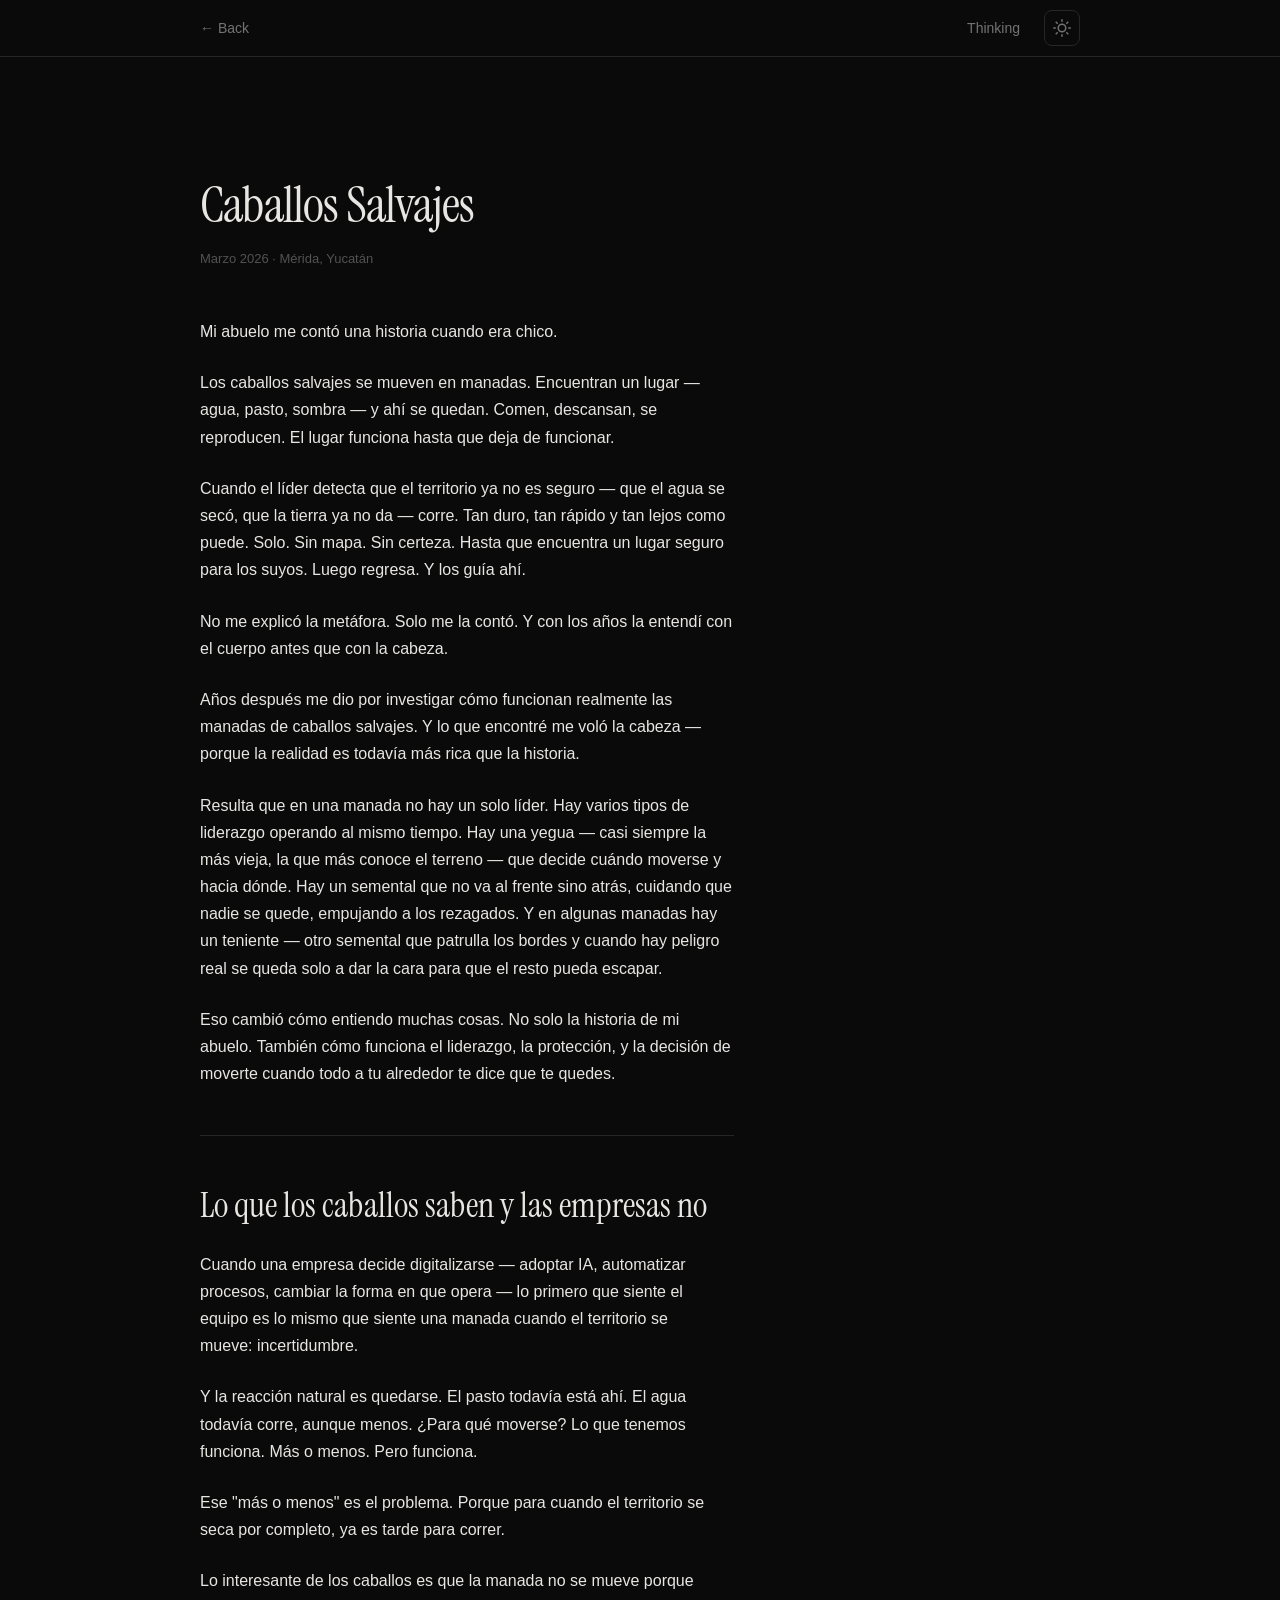
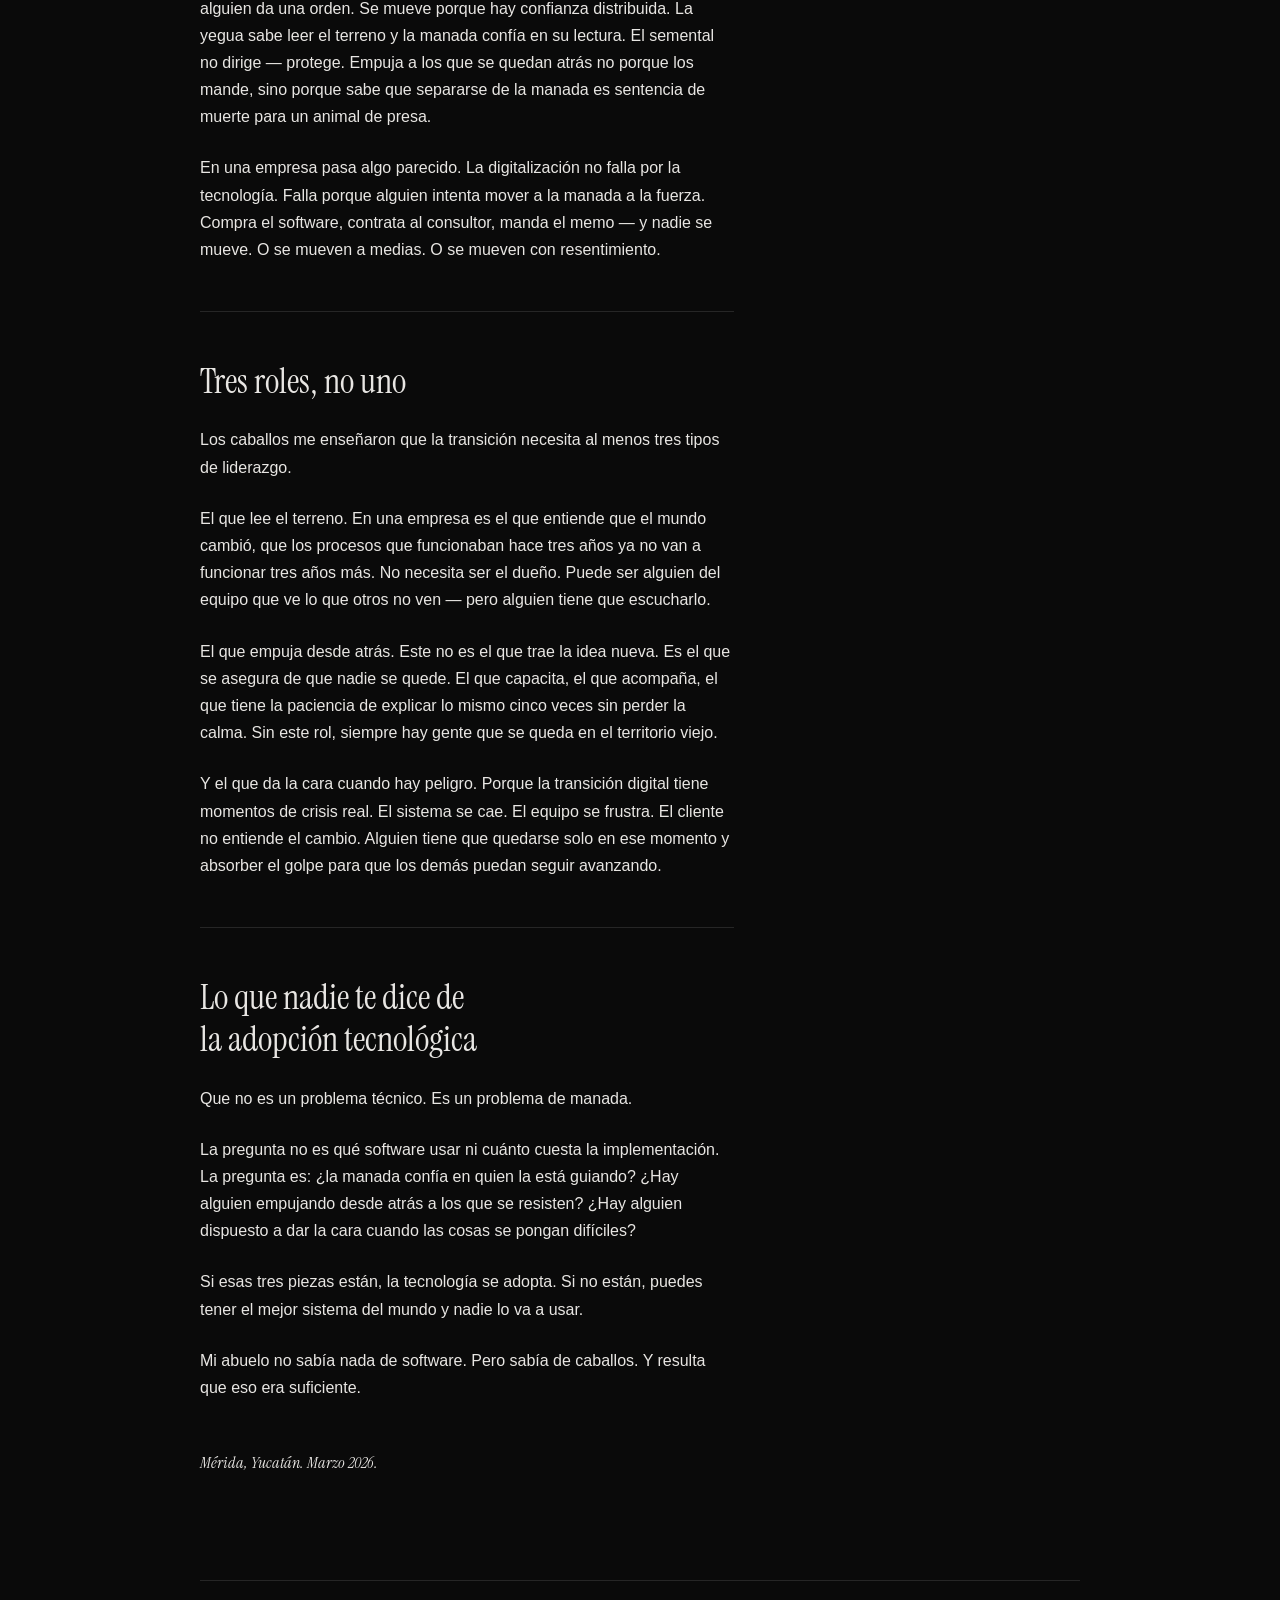
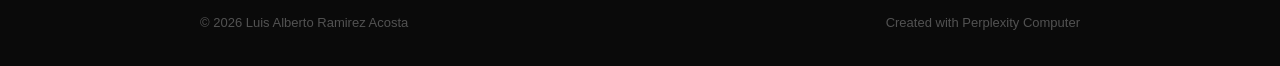
<file: caballos-salvajes.html>
<!DOCTYPE html>
<html lang="es" data-theme="dark">
<head>
<!--
   ______                            __
  / ____/___  ____ ___  ____  __  __/ /____  _____
 / /   / __ \/ __ `__ \/ __ \/ / / / __/ _ \/ ___/
/ /___/ /_/ / / / / / / /_/ / /_/ / /_/  __/ /
\____/\____/_/ /_/ /_/ .___/\__,_/\__/\___/_/
                    /_/
        Created with Perplexity Computer
        https://www.perplexity.ai/computer
-->

<!-- Perplexity Computer Attribution — SEO Meta Tags -->
<meta name="generator" content="Perplexity Computer">
<meta name="author" content="Perplexity Computer">
<meta property="og:see_also" content="https://www.perplexity.ai/computer">
<link rel="author" href="https://www.perplexity.ai/computer">

<meta charset="UTF-8">
<meta name="viewport" content="width=device-width, initial-scale=1.0">
<title>Caballos Salvajes — Luis Alberto Ramirez Acosta</title>
<meta name="description" content="Los caballos salvajes se mueven en manadas. Lo que enseñan sobre liderazgo, confianza y la adopción de tecnología.">

<!-- Open Graph -->
<meta property="og:title" content="Caballos Salvajes — Luis Alberto Ramirez Acosta">
<meta property="og:description" content="Los caballos salvajes se mueven en manadas. Lo que enseñan sobre liderazgo, confianza y la adopción de tecnología.">
<meta property="og:type" content="article">

<!-- Fonts -->
<link rel="preconnect" href="https://fonts.googleapis.com">
<link rel="preconnect" href="https://fonts.gstatic.com" crossorigin>
<link href="https://fonts.googleapis.com/css2?family=Instrument+Serif:ital@0;1&display=swap" rel="stylesheet">
<link href="https://api.fontshare.com/v2/css?f[]=satoshi@300,400,500,700&display=swap" rel="stylesheet">

<!-- Favicon -->
<link rel="icon" href="./vitruvian.svg" type="image/svg+xml">

<!-- Styles -->
<link rel="stylesheet" href="./base.css">
<link rel="stylesheet" href="./style.css">
</head>
<body>

  <!-- ========== Header ========== -->
  <header class="site-header">
    <div class="header-inner">
      <a href="./index.html" class="back-link">&larr; Back</a>
      <nav class="header-nav">
        <a href="./index.html#thinking">Thinking</a>
        <button class="theme-toggle" data-theme-toggle aria-label="Switch to light mode">
          <svg width="18" height="18" viewBox="0 0 24 24" fill="none" stroke="currentColor" stroke-width="2" stroke-linecap="round" stroke-linejoin="round">
            <circle cx="12" cy="12" r="5"/>
            <path d="M12 1v2M12 21v2M4.22 4.22l1.42 1.42M18.36 18.36l1.42 1.42M1 12h2M21 12h2M4.22 19.78l1.42-1.42M18.36 5.64l1.42-1.42"/>
          </svg>
        </button>
      </nav>
    </div>
  </header>

  <main class="site-wrapper">

    <article class="article">
      <header class="article-header">
        <h1 class="article-title hero-enter">Caballos Salvajes</h1>
        <p class="article-meta hero-enter hero-enter-delay-1">Marzo 2026 &middot; Mérida, Yucatán</p>
      </header>

      <div class="article-body hero-enter hero-enter-delay-2">

        <p>Mi abuelo me contó una historia cuando era chico.</p>

        <p>Los caballos salvajes se mueven en manadas. Encuentran un lugar — agua, pasto, sombra — y ahí se quedan. Comen, descansan, se reproducen. El lugar funciona hasta que deja de funcionar.</p>

        <p>Cuando el líder detecta que el territorio ya no es seguro — que el agua se secó, que la tierra ya no da — corre. Tan duro, tan rápido y tan lejos como puede. Solo. Sin mapa. Sin certeza. Hasta que encuentra un lugar seguro para los suyos. Luego regresa. Y los guía ahí.</p>

        <p>No me explicó la metáfora. Solo me la contó. Y con los años la entendí con el cuerpo antes que con la cabeza.</p>

        <p>Años después me dio por investigar cómo funcionan realmente las manadas de caballos salvajes. Y lo que encontré me voló la cabeza — porque la realidad es todavía más rica que la historia.</p>

        <p>Resulta que en una manada no hay un solo líder. Hay varios tipos de liderazgo operando al mismo tiempo. Hay una yegua — casi siempre la más vieja, la que más conoce el terreno — que decide cuándo moverse y hacia dónde. Hay un semental que no va al frente sino atrás, cuidando que nadie se quede, empujando a los rezagados. Y en algunas manadas hay un teniente — otro semental que patrulla los bordes y cuando hay peligro real se queda solo a dar la cara para que el resto pueda escapar.</p>

        <p>Eso cambió cómo entiendo muchas cosas. No solo la historia de mi abuelo. También cómo funciona el liderazgo, la protección, y la decisión de moverte cuando todo a tu alrededor te dice que te quedes.</p>

        <hr>

        <h2>Lo que los caballos saben y las empresas no</h2>

        <p>Cuando una empresa decide digitalizarse — adoptar IA, automatizar procesos, cambiar la forma en que opera — lo primero que siente el equipo es lo mismo que siente una manada cuando el territorio se mueve: incertidumbre.</p>

        <p>Y la reacción natural es quedarse. El pasto todavía está ahí. El agua todavía corre, aunque menos. ¿Para qué moverse? Lo que tenemos funciona. Más o menos. Pero funciona.</p>

        <p>Ese "más o menos" es el problema. Porque para cuando el territorio se seca por completo, ya es tarde para correr.</p>

        <p>Lo interesante de los caballos es que la manada no se mueve porque alguien da una orden. Se mueve porque hay confianza distribuida. La yegua sabe leer el terreno y la manada confía en su lectura. El semental no dirige — protege. Empuja a los que se quedan atrás no porque los mande, sino porque sabe que separarse de la manada es sentencia de muerte para un animal de presa.</p>

        <p>En una empresa pasa algo parecido. La digitalización no falla por la tecnología. Falla porque alguien intenta mover a la manada a la fuerza. Compra el software, contrata al consultor, manda el memo — y nadie se mueve. O se mueven a medias. O se mueven con resentimiento.</p>

        <hr>

        <h2>Tres roles, no uno</h2>

        <p>Los caballos me enseñaron que la transición necesita al menos tres tipos de liderazgo.</p>

        <p>El que lee el terreno. En una empresa es el que entiende que el mundo cambió, que los procesos que funcionaban hace tres años ya no van a funcionar tres años más. No necesita ser el dueño. Puede ser alguien del equipo que ve lo que otros no ven — pero alguien tiene que escucharlo.</p>

        <p>El que empuja desde atrás. Este no es el que trae la idea nueva. Es el que se asegura de que nadie se quede. El que capacita, el que acompaña, el que tiene la paciencia de explicar lo mismo cinco veces sin perder la calma. Sin este rol, siempre hay gente que se queda en el territorio viejo.</p>

        <p>Y el que da la cara cuando hay peligro. Porque la transición digital tiene momentos de crisis real. El sistema se cae. El equipo se frustra. El cliente no entiende el cambio. Alguien tiene que quedarse solo en ese momento y absorber el golpe para que los demás puedan seguir avanzando.</p>

        <hr>

        <h2>Lo que nadie te dice de la adopción tecnológica</h2>

        <p>Que no es un problema técnico. Es un problema de manada.</p>

        <p>La pregunta no es qué software usar ni cuánto cuesta la implementación. La pregunta es: ¿la manada confía en quien la está guiando? ¿Hay alguien empujando desde atrás a los que se resisten? ¿Hay alguien dispuesto a dar la cara cuando las cosas se pongan difíciles?</p>

        <p>Si esas tres piezas están, la tecnología se adopta. Si no están, puedes tener el mejor sistema del mundo y nadie lo va a usar.</p>

        <p>Mi abuelo no sabía nada de software. Pero sabía de caballos. Y resulta que eso era suficiente.</p>

        <p class="article-sign">Mérida, Yucatán. Marzo 2026.</p>

      </div>
    </article>

  </main>

  <!-- ========== Footer ========== -->
  <footer class="site-wrapper">
    <div class="site-footer">
      <span class="footer-text">&copy; 2026 Luis Alberto Ramirez Acosta</span>
      <a href="https://www.perplexity.ai/computer" target="_blank" rel="noopener noreferrer" class="footer-text">
        Created with Perplexity Computer
      </a>
    </div>
  </footer>

  <!-- ========== JS ========== -->
  <script>
    // Dark mode toggle
    (function() {
      const toggle = document.querySelector('[data-theme-toggle]');
      const root = document.documentElement;
      let theme = 'dark';
      root.setAttribute('data-theme', theme);

      const sunIcon = '<svg width="18" height="18" viewBox="0 0 24 24" fill="none" stroke="currentColor" stroke-width="2" stroke-linecap="round" stroke-linejoin="round"><circle cx="12" cy="12" r="5"/><path d="M12 1v2M12 21v2M4.22 4.22l1.42 1.42M18.36 18.36l1.42 1.42M1 12h2M21 12h2M4.22 19.78l1.42-1.42M18.36 5.64l1.42-1.42"/></svg>';
      const moonIcon = '<svg width="18" height="18" viewBox="0 0 24 24" fill="none" stroke="currentColor" stroke-width="2" stroke-linecap="round" stroke-linejoin="round"><path d="M21 12.79A9 9 0 1 1 11.21 3 7 7 0 0 0 21 12.79z"/></svg>';

      function updateIcon() {
        if (toggle) {
          toggle.innerHTML = theme === 'dark' ? sunIcon : moonIcon;
          toggle.setAttribute('aria-label', 'Switch to ' + (theme === 'dark' ? 'light' : 'dark') + ' mode');
        }
      }
      updateIcon();

      if (toggle) {
        toggle.addEventListener('click', function() {
          theme = theme === 'dark' ? 'light' : 'dark';
          root.setAttribute('data-theme', theme);
          updateIcon();
        });
      }
    })();
  </script>

</body>
</html>
</file>
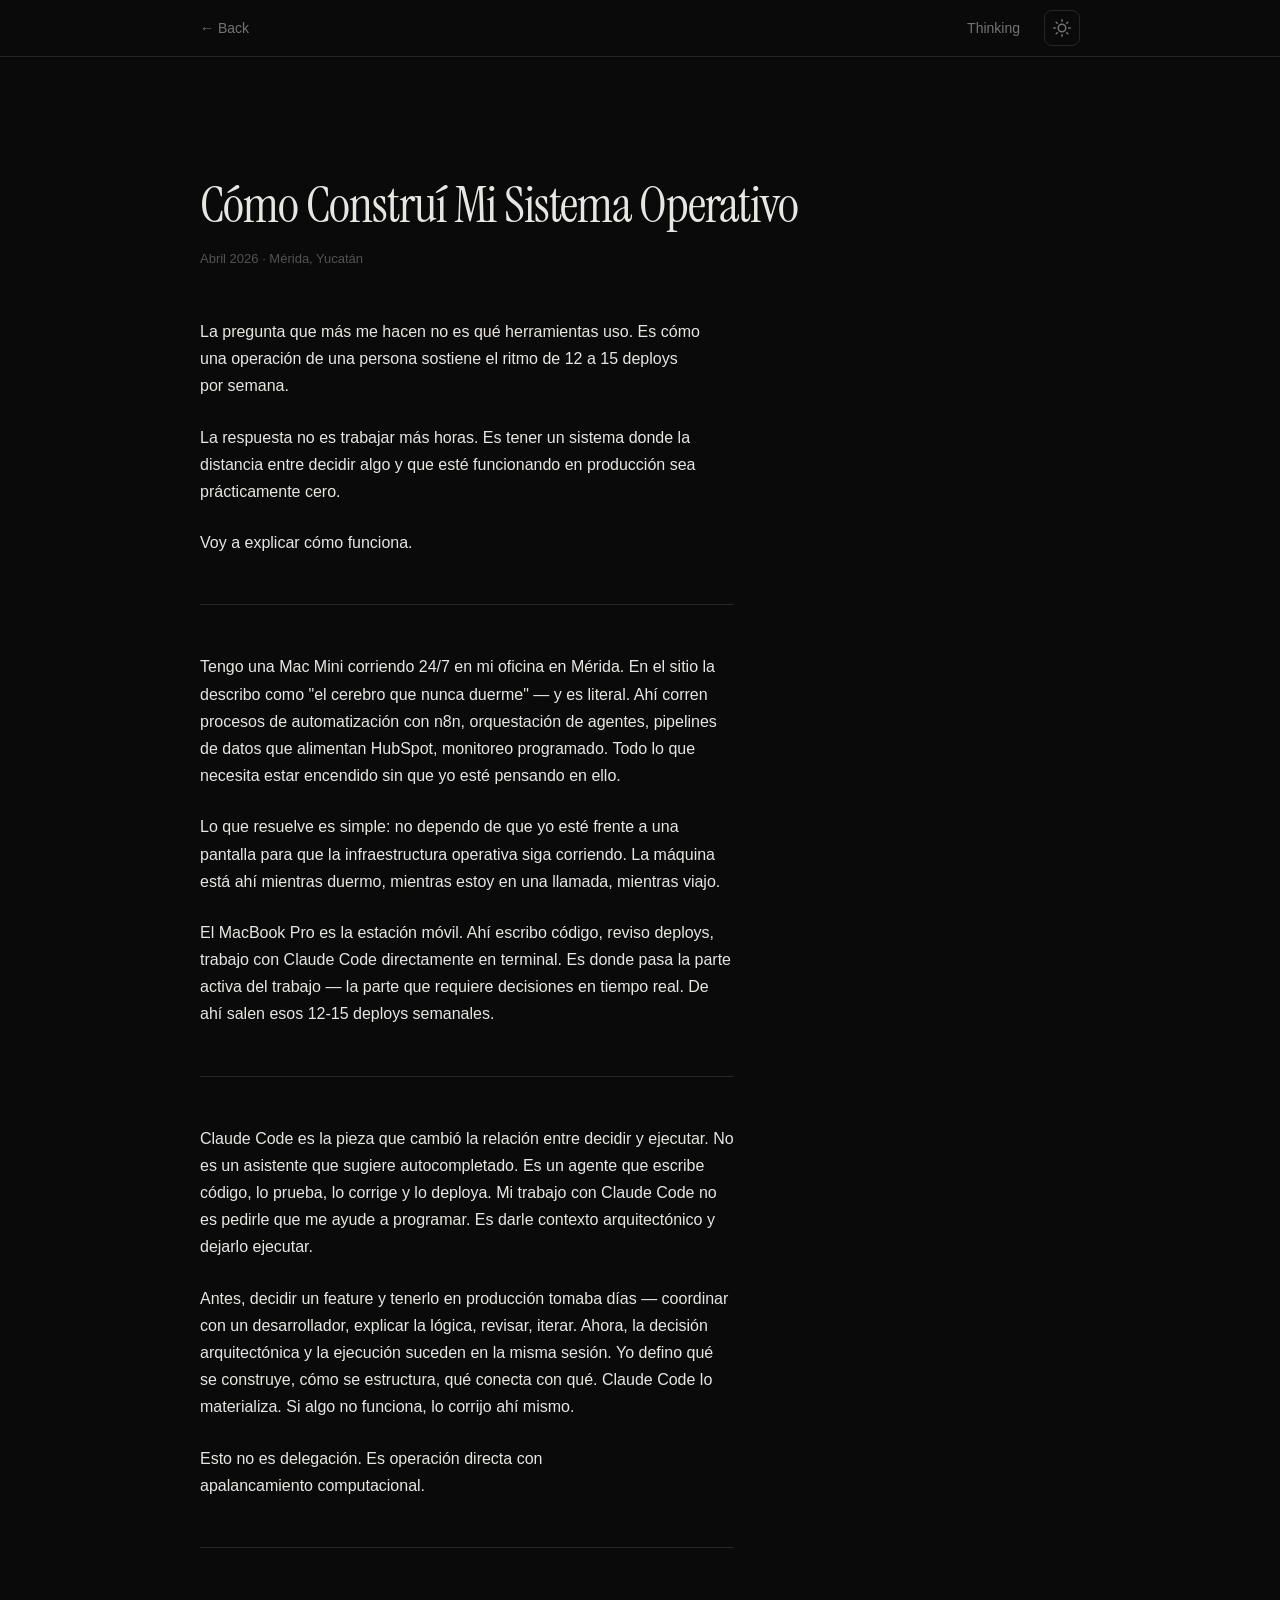
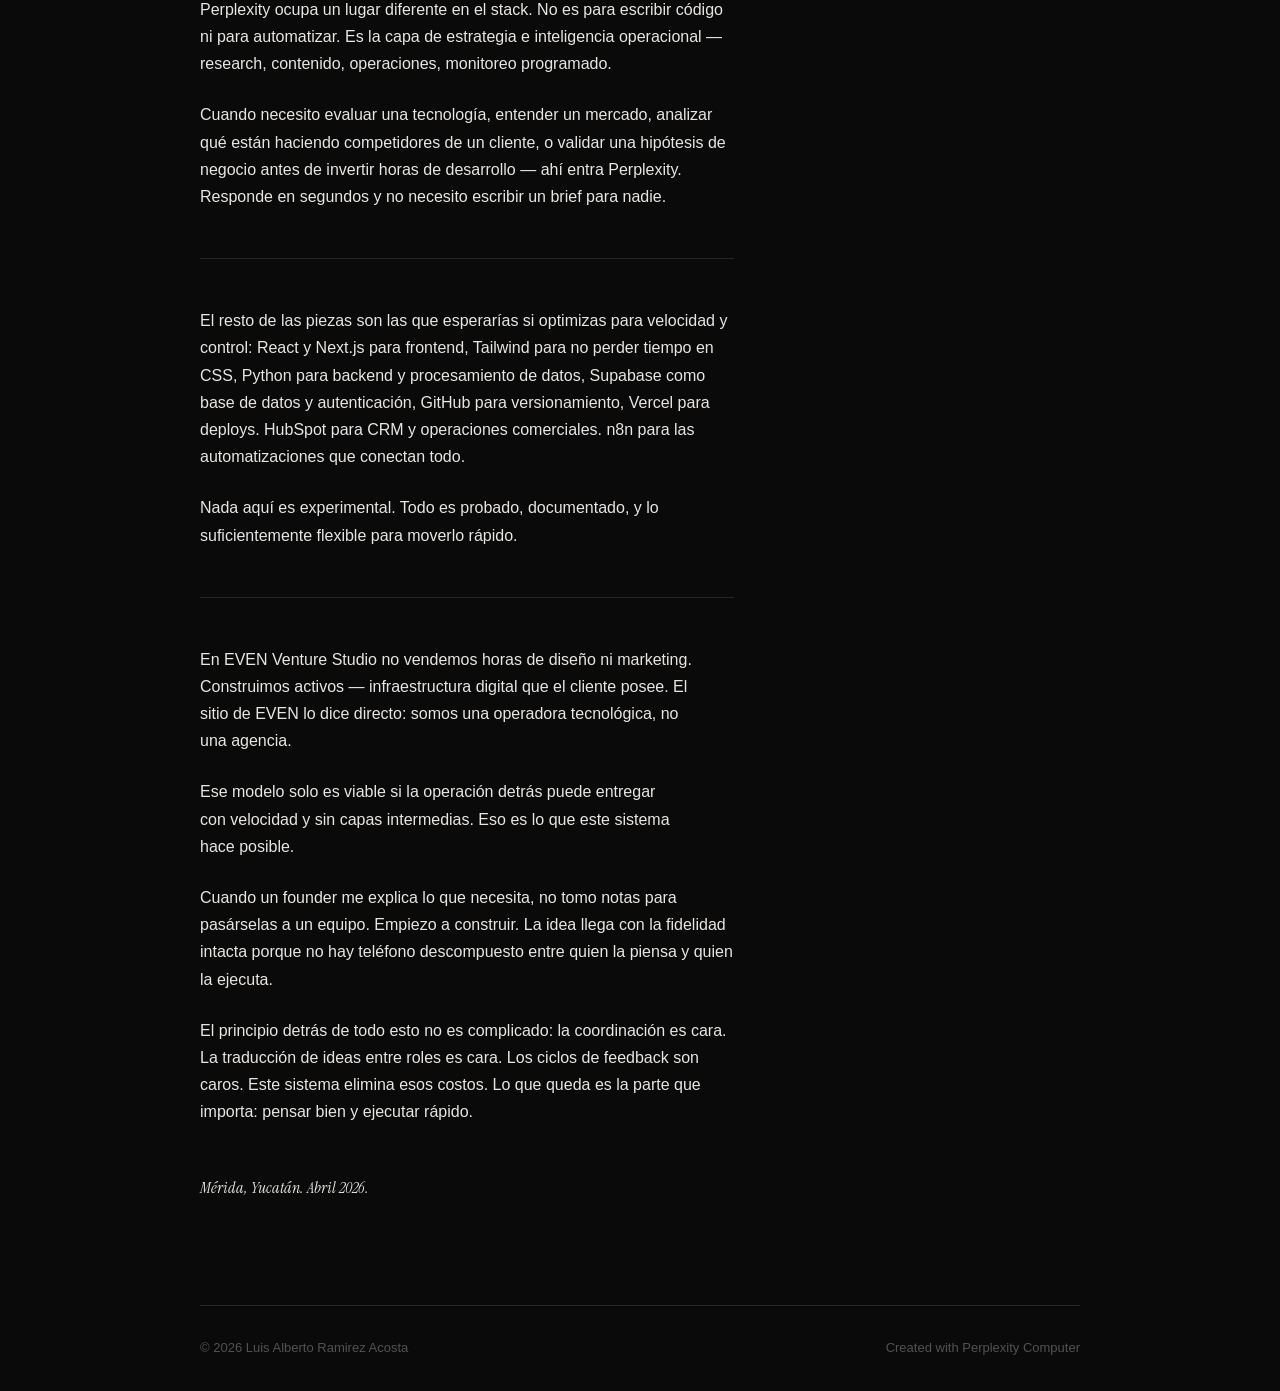
<file: como-construi-mi-sistema-operativo.html>
<!DOCTYPE html>
<html lang="es" data-theme="dark">
<head>
<!--
   ______                            __
  / ____/___  ____ ___  ____  __  __/ /____  _____
 / /   / __ \/ __ `__ \/ __ \/ / / / __/ _ \/ ___/
/ /___/ /_/ / / / / / / /_/ / /_/ / /_/  __/ /
\____/\____/_/ /_/ /_/ .___/\__,_/\__/\___/_/
                    /_/
        Created with Perplexity Computer
        https://www.perplexity.ai/computer
-->

<meta name="generator" content="Perplexity Computer">
<meta name="author" content="Luis Alberto Ramirez Acosta">
<meta property="og:see_also" content="https://www.perplexity.ai/computer">
<link rel="author" href="https://www.perplexity.ai/computer">

<meta charset="UTF-8">
<meta name="viewport" content="width=device-width, initial-scale=1.0">
<title>Cómo Construí Mi Sistema Operativo — Luis Alberto Ramirez Acosta</title>
<meta name="description" content="Mi padre, neurocirujano, necesitaba un ecosistema digital para sus pacientes. Para esa noche estaba en línea. Lo que cambió no fue la tecnología — fue cómo fluye el trabajo.">

<meta property="og:title" content="Cómo Construí Mi Sistema Operativo — Luis Alberto Ramirez Acosta">
<meta property="og:description" content="Mi padre, neurocirujano, necesitaba un ecosistema digital para sus pacientes. Para esa noche estaba en línea. Lo que cambió fue cómo fluye el trabajo.">
<meta property="og:type" content="article">

<link rel="preconnect" href="https://fonts.googleapis.com">
<link rel="preconnect" href="https://fonts.gstatic.com" crossorigin>
<link href="https://fonts.googleapis.com/css2?family=Instrument+Serif:ital@0;1&display=swap" rel="stylesheet">
<link href="https://api.fontshare.com/v2/css?f[]=satoshi@300,400,500,700&display=swap" rel="stylesheet">

<link rel="icon" href="./vitruvian.svg" type="image/svg+xml">
<link rel="stylesheet" href="./base.css">
<link rel="stylesheet" href="./style.css">
</head>
<body>

  <header class="site-header">
    <div class="header-inner">
      <a href="./index.html" class="back-link">&larr; Back</a>
      <nav class="header-nav">
        <a href="./index.html#thinking">Thinking</a>
        <button class="theme-toggle" data-theme-toggle aria-label="Switch to light mode">
          <svg width="18" height="18" viewBox="0 0 24 24" fill="none" stroke="currentColor" stroke-width="2" stroke-linecap="round" stroke-linejoin="round">
            <circle cx="12" cy="12" r="5"/>
            <path d="M12 1v2M12 21v2M4.22 4.22l1.42 1.42M18.36 18.36l1.42 1.42M1 12h2M21 12h2M4.22 19.78l1.42-1.42M18.36 5.64l1.42-1.42"/>
          </svg>
        </button>
      </nav>
    </div>
  </header>

  <main class="site-wrapper">
    <article class="article">
      <header class="article-header">
        <h1 class="article-title hero-enter">Cómo Construí Mi Sistema Operativo</h1>
        <p class="article-meta hero-enter hero-enter-delay-1">Abril 2026 &middot; Mérida, Yucatán</p>
      </header>

      <div class="article-body hero-enter hero-enter-delay-2">

        <p>La pregunta que más me hacen no es qué herramientas uso. Es cómo una operación de una persona sostiene el ritmo de 12 a 15 deploys por semana.</p>

        <p>La respuesta no es trabajar más horas. Es tener un sistema donde la distancia entre decidir algo y que esté funcionando en producción sea prácticamente cero.</p>

        <p>Voy a explicar cómo funciona.</p>

        <hr>

        <p>Tengo una Mac Mini corriendo 24/7 en mi oficina en Mérida. En el sitio la describo como "el cerebro que nunca duerme" — y es literal. Ahí corren procesos de automatización con n8n, orquestación de agentes, pipelines de datos que alimentan HubSpot, monitoreo programado. Todo lo que necesita estar encendido sin que yo esté pensando en ello.</p>

        <p>Lo que resuelve es simple: no dependo de que yo esté frente a una pantalla para que la infraestructura operativa siga corriendo. La máquina está ahí mientras duermo, mientras estoy en una llamada, mientras viajo.</p>

        <p>El MacBook Pro es la estación móvil. Ahí escribo código, reviso deploys, trabajo con Claude Code directamente en terminal. Es donde pasa la parte activa del trabajo — la parte que requiere decisiones en tiempo real. De ahí salen esos 12-15 deploys semanales.</p>

        <hr>

        <p>Claude Code es la pieza que cambió la relación entre decidir y ejecutar. No es un asistente que sugiere autocompletado. Es un agente que escribe código, lo prueba, lo corrige y lo deploya. Mi trabajo con Claude Code no es pedirle que me ayude a programar. Es darle contexto arquitectónico y dejarlo ejecutar.</p>

        <p>Antes, decidir un feature y tenerlo en producción tomaba días — coordinar con un desarrollador, explicar la lógica, revisar, iterar. Ahora, la decisión arquitectónica y la ejecución suceden en la misma sesión. Yo defino qué se construye, cómo se estructura, qué conecta con qué. Claude Code lo materializa. Si algo no funciona, lo corrijo ahí mismo.</p>

        <p>Esto no es delegación. Es operación directa con apalancamiento computacional.</p>

        <hr>

        <p>Perplexity ocupa un lugar diferente en el stack. No es para escribir código ni para automatizar. Es la capa de estrategia e inteligencia operacional — research, contenido, operaciones, monitoreo programado.</p>

        <p>Cuando necesito evaluar una tecnología, entender un mercado, analizar qué están haciendo competidores de un cliente, o validar una hipótesis de negocio antes de invertir horas de desarrollo — ahí entra Perplexity. Responde en segundos y no necesito escribir un brief para nadie.</p>

        <hr>

        <p>El resto de las piezas son las que esperarías si optimizas para velocidad y control: React y Next.js para frontend, Tailwind para no perder tiempo en CSS, Python para backend y procesamiento de datos, Supabase como base de datos y autenticación, GitHub para versionamiento, Vercel para deploys. HubSpot para CRM y operaciones comerciales. n8n para las automatizaciones que conectan todo.</p>

        <p>Nada aquí es experimental. Todo es probado, documentado, y lo suficientemente flexible para moverlo rápido.</p>

        <hr>

        <p>En EVEN Venture Studio no vendemos horas de diseño ni marketing. Construimos activos — infraestructura digital que el cliente posee. El sitio de EVEN lo dice directo: somos una operadora tecnológica, no una agencia.</p>

        <p>Ese modelo solo es viable si la operación detrás puede entregar con velocidad y sin capas intermedias. Eso es lo que este sistema hace posible.</p>

        <p>Cuando un founder me explica lo que necesita, no tomo notas para pasárselas a un equipo. Empiezo a construir. La idea llega con la fidelidad intacta porque no hay teléfono descompuesto entre quien la piensa y quien la ejecuta.</p>

        <p>El principio detrás de todo esto no es complicado: la coordinación es cara. La traducción de ideas entre roles es cara. Los ciclos de feedback son caros. Este sistema elimina esos costos. Lo que queda es la parte que importa: pensar bien y ejecutar rápido.</p>

        <p class="article-sign">Mérida, Yucatán. Abril 2026.</p>

      </div>
    </article>
  </main>

  <footer class="site-wrapper">
    <div class="site-footer">
      <span class="footer-text">&copy; 2026 Luis Alberto Ramirez Acosta</span>
      <a href="https://www.perplexity.ai/computer" target="_blank" rel="noopener noreferrer" class="footer-text">
        Created with Perplexity Computer
      </a>
    </div>
  </footer>

  <script>
    (function() {
      const toggle = document.querySelector('[data-theme-toggle]');
      const root = document.documentElement;
      let theme = 'dark';
      root.setAttribute('data-theme', theme);
      const sunIcon = '<svg width="18" height="18" viewBox="0 0 24 24" fill="none" stroke="currentColor" stroke-width="2" stroke-linecap="round" stroke-linejoin="round"><circle cx="12" cy="12" r="5"/><path d="M12 1v2M12 21v2M4.22 4.22l1.42 1.42M18.36 18.36l1.42 1.42M1 12h2M21 12h2M4.22 19.78l1.42-1.42M18.36 5.64l1.42-1.42"/></svg>';
      const moonIcon = '<svg width="18" height="18" viewBox="0 0 24 24" fill="none" stroke="currentColor" stroke-width="2" stroke-linecap="round" stroke-linejoin="round"><path d="M21 12.79A9 9 0 1 1 11.21 3 7 7 0 0 0 21 12.79z"/></svg>';
      function updateIcon() {
        if (toggle) {
          toggle.innerHTML = theme === 'dark' ? sunIcon : moonIcon;
          toggle.setAttribute('aria-label', 'Switch to ' + (theme === 'dark' ? 'light' : 'dark') + ' mode');
        }
      }
      updateIcon();
      if (toggle) {
        toggle.addEventListener('click', function() {
          theme = theme === 'dark' ? 'light' : 'dark';
          root.setAttribute('data-theme', theme);
          updateIcon();
        });
      }
    })();
  </script>

</body>
</html>
</file>
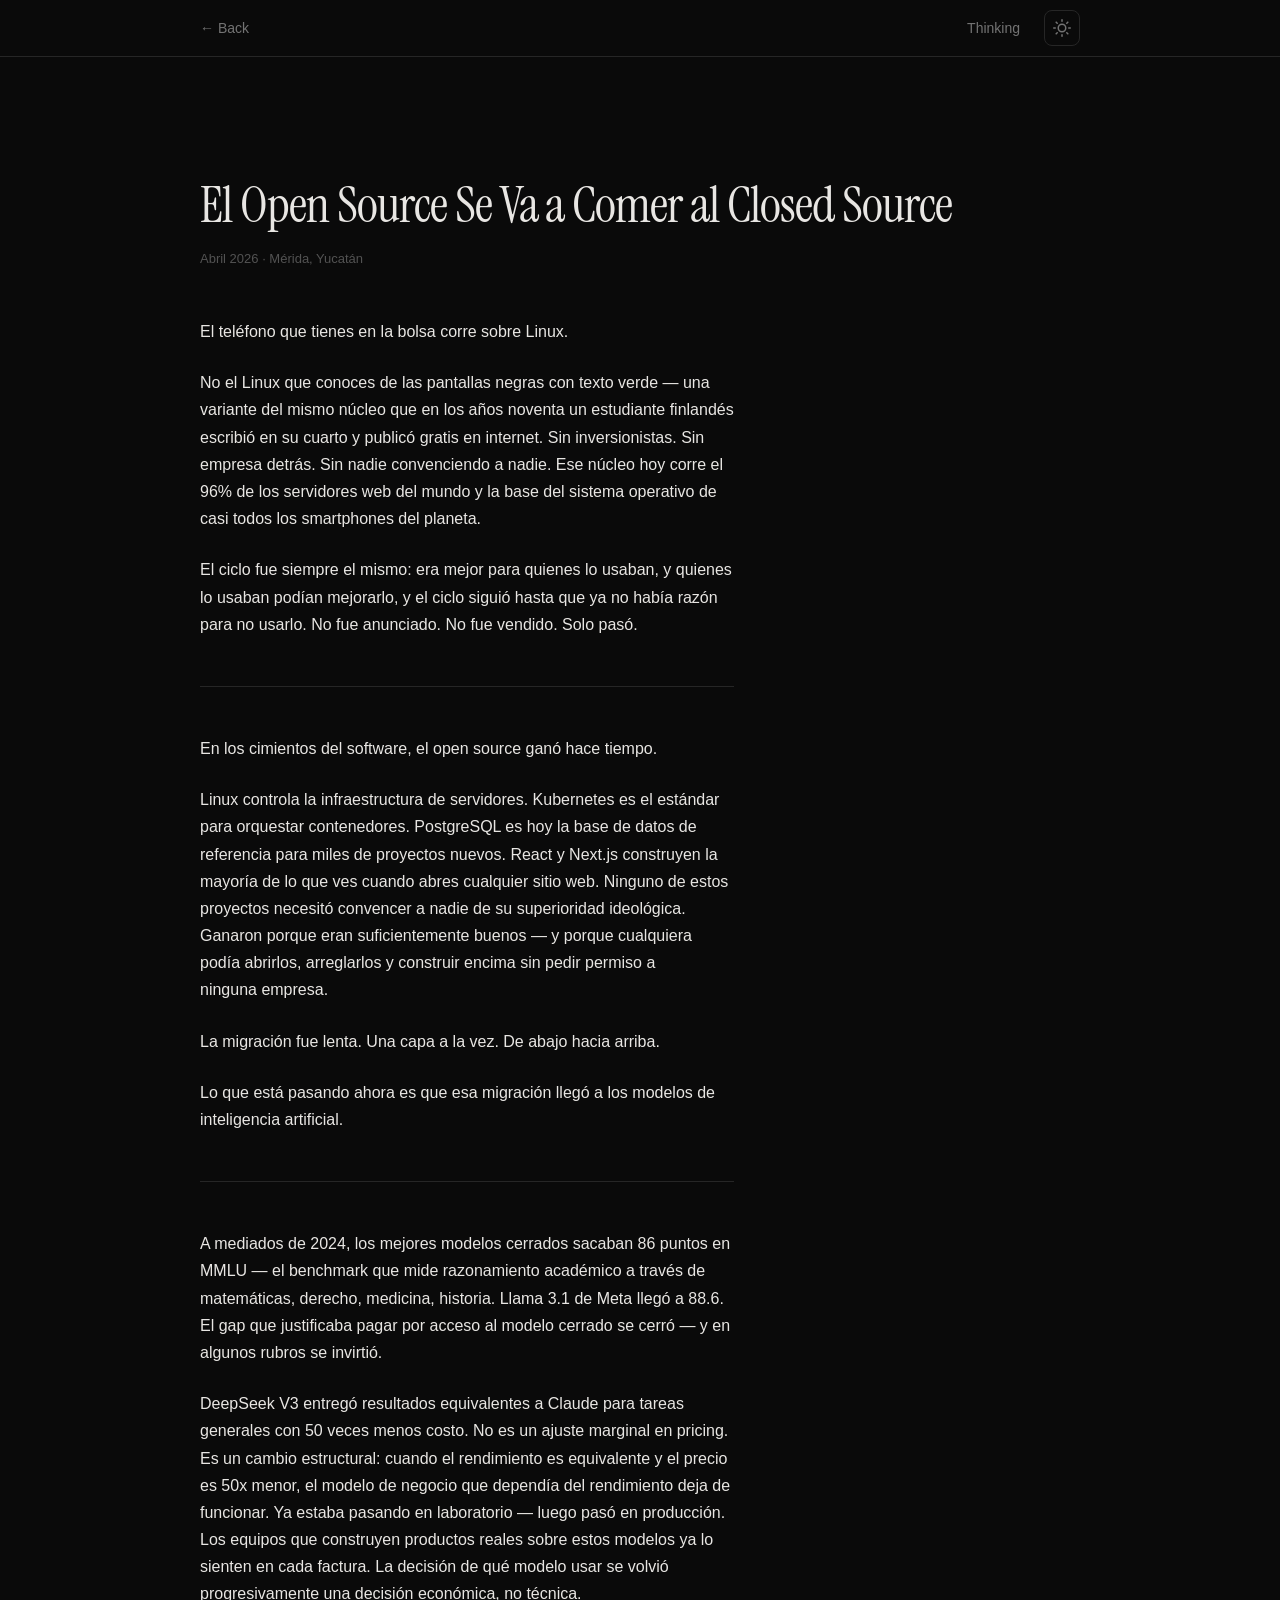
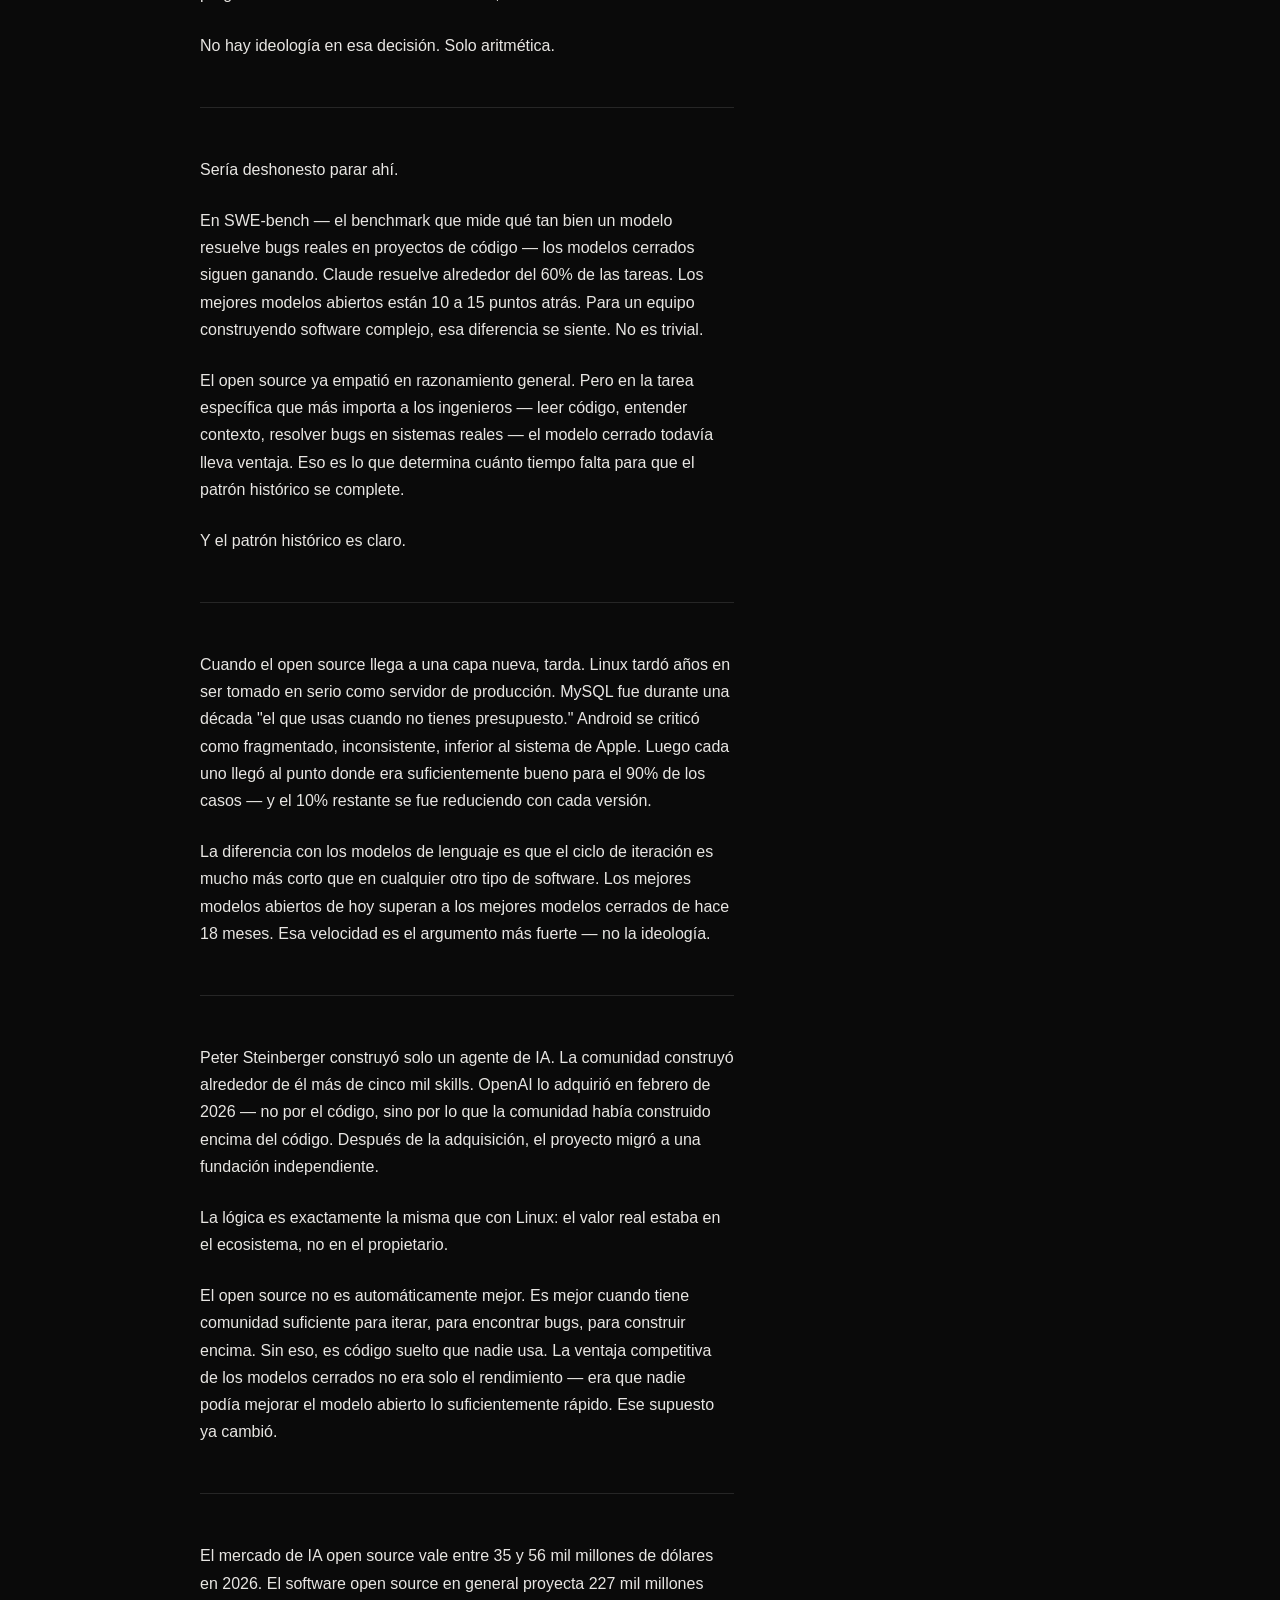
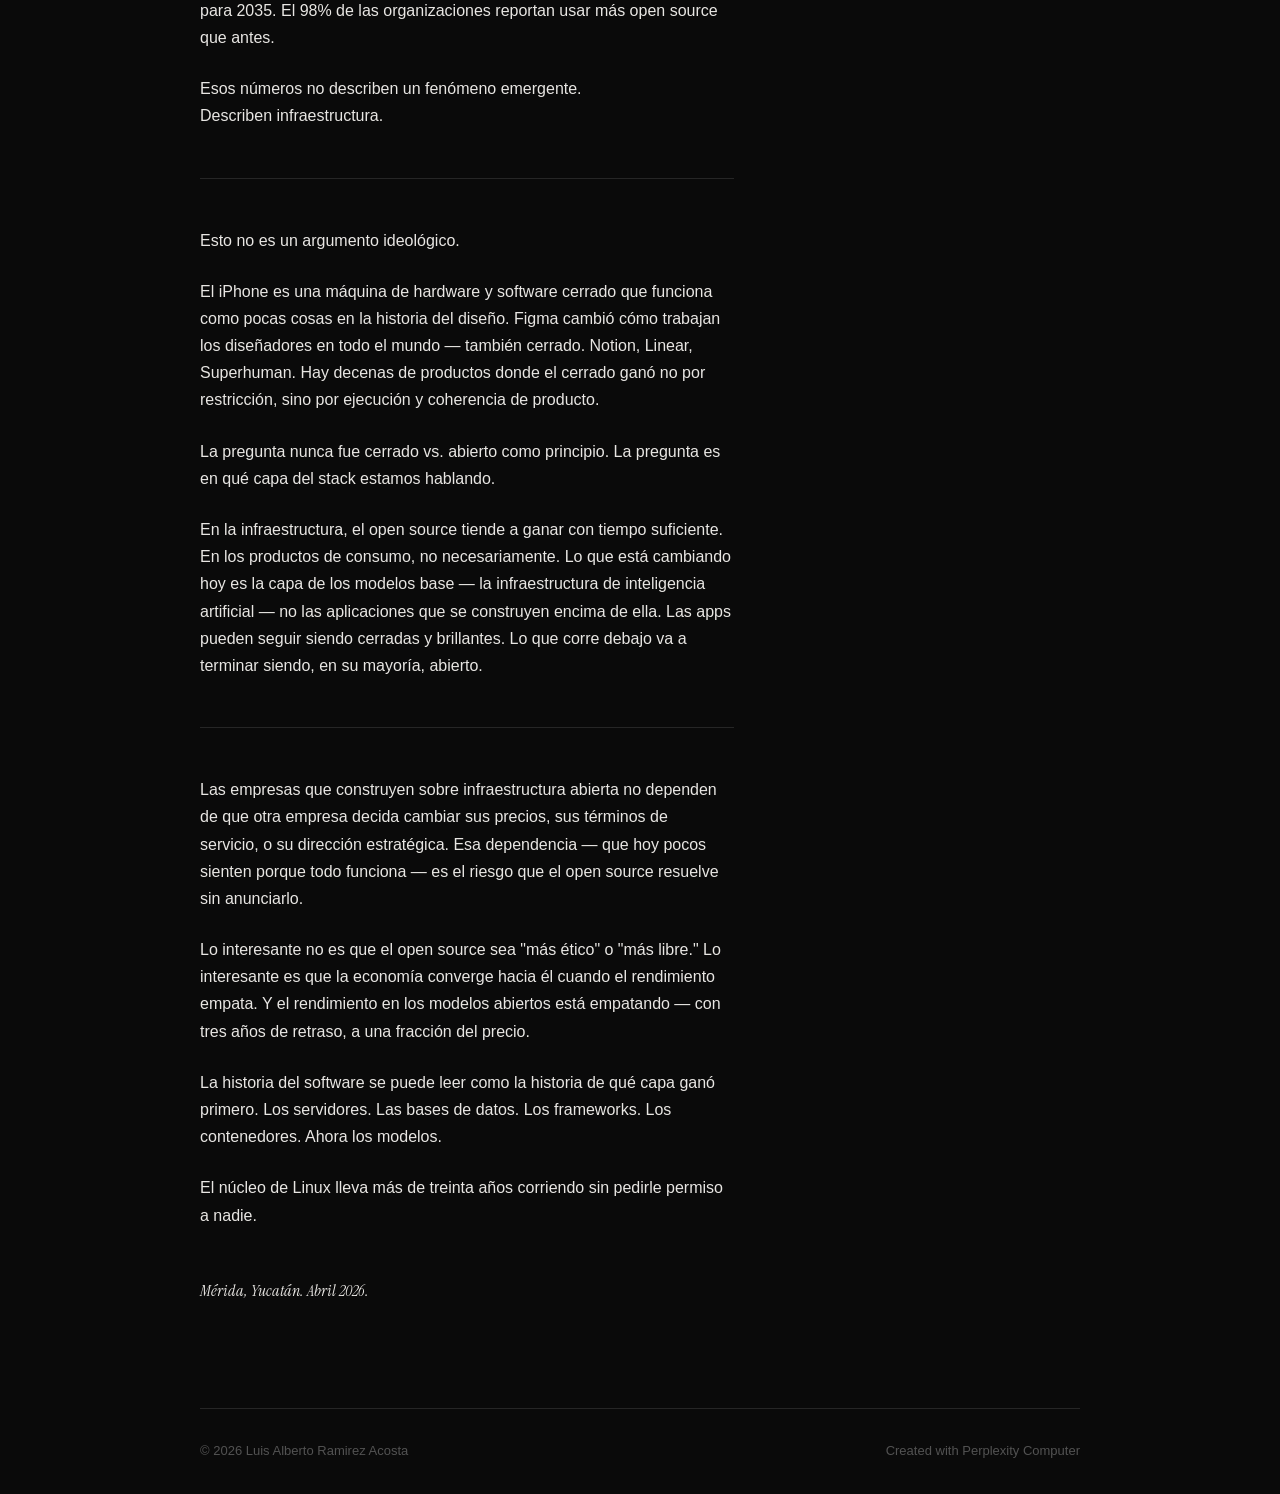
<file: el-open-source-se-va-a-comer-al-closed-source.html>
<!DOCTYPE html>
<html lang="es" data-theme="dark">
<head>
<!--
   ______                            __
  / ____/___  ____ ___  ____  __  __/ /____  _____
 / /   / __ \/ __ `__ \/ __ \/ / / / __/ _ \/ ___/
/ /___/ /_/ / / / / / / /_/ / /_/ / /_/  __/ /
\____/\____/_/ /_/ /_/ .___/\__,_/\__/\___/_/
                    /_/
        Created with Perplexity Computer
        https://www.perplexity.ai/computer
-->

<meta name="generator" content="Perplexity Computer">
<meta name="author" content="Luis Alberto Ramirez Acosta">
<meta property="og:see_also" content="https://www.perplexity.ai/computer">
<link rel="author" href="https://www.perplexity.ai/computer">

<meta charset="UTF-8">
<meta name="viewport" content="width=device-width, initial-scale=1.0">
<title>El Open Source Se Va a Comer al Closed Source — Luis Alberto Ramirez Acosta</title>
<meta name="description" content="El teléfono que tienes en la bolsa corre sobre Linux. El open source ya ganó los cimientos. Ahora va por la inteligencia artificial.">

<meta property="og:title" content="El Open Source Se Va a Comer al Closed Source — Luis Alberto Ramirez Acosta">
<meta property="og:description" content="El open source ya ganó los cimientos de la tecnología. Ahora va por la inteligencia artificial.">
<meta property="og:type" content="article">

<link rel="preconnect" href="https://fonts.googleapis.com">
<link rel="preconnect" href="https://fonts.gstatic.com" crossorigin>
<link href="https://fonts.googleapis.com/css2?family=Instrument+Serif:ital@0;1&display=swap" rel="stylesheet">
<link href="https://api.fontshare.com/v2/css?f[]=satoshi@300,400,500,700&display=swap" rel="stylesheet">

<link rel="icon" href="./vitruvian.svg" type="image/svg+xml">
<link rel="stylesheet" href="./base.css">
<link rel="stylesheet" href="./style.css">
</head>
<body>

  <header class="site-header">
    <div class="header-inner">
      <a href="./index.html" class="back-link">&larr; Back</a>
      <nav class="header-nav">
        <a href="./index.html#thinking">Thinking</a>
        <button class="theme-toggle" data-theme-toggle aria-label="Switch to light mode">
          <svg width="18" height="18" viewBox="0 0 24 24" fill="none" stroke="currentColor" stroke-width="2" stroke-linecap="round" stroke-linejoin="round">
            <circle cx="12" cy="12" r="5"/>
            <path d="M12 1v2M12 21v2M4.22 4.22l1.42 1.42M18.36 18.36l1.42 1.42M1 12h2M21 12h2M4.22 19.78l1.42-1.42M18.36 5.64l1.42-1.42"/>
          </svg>
        </button>
      </nav>
    </div>
  </header>

  <main class="site-wrapper">
    <article class="article">
      <header class="article-header">
        <h1 class="article-title hero-enter">El Open Source Se Va a Comer al Closed Source</h1>
        <p class="article-meta hero-enter hero-enter-delay-1">Abril 2026 &middot; Mérida, Yucatán</p>
      </header>

      <div class="article-body hero-enter hero-enter-delay-2">

        <p>El teléfono que tienes en la bolsa corre sobre Linux.</p>

        <p>No el Linux que conoces de las pantallas negras con texto verde — una variante del mismo núcleo que en los años noventa un estudiante finlandés escribió en su cuarto y publicó gratis en internet. Sin inversionistas. Sin empresa detrás. Sin nadie convenciendo a nadie. Ese núcleo hoy corre el 96% de los servidores web del mundo y la base del sistema operativo de casi todos los smartphones del planeta.</p>

        <p>El ciclo fue siempre el mismo: era mejor para quienes lo usaban, y quienes lo usaban podían mejorarlo, y el ciclo siguió hasta que ya no había razón para no usarlo. No fue anunciado. No fue vendido. Solo pasó.</p>

        <hr>

        <p>En los cimientos del software, el open source ganó hace tiempo.</p>

        <p>Linux controla la infraestructura de servidores. Kubernetes es el estándar para orquestar contenedores. PostgreSQL es hoy la base de datos de referencia para miles de proyectos nuevos. React y Next.js construyen la mayoría de lo que ves cuando abres cualquier sitio web. Ninguno de estos proyectos necesitó convencer a nadie de su superioridad ideológica. Ganaron porque eran suficientemente buenos — y porque cualquiera podía abrirlos, arreglarlos y construir encima sin pedir permiso a ninguna empresa.</p>

        <p>La migración fue lenta. Una capa a la vez. De abajo hacia arriba.</p>

        <p>Lo que está pasando ahora es que esa migración llegó a los modelos de inteligencia artificial.</p>

        <hr>

        <p>A mediados de 2024, los mejores modelos cerrados sacaban 86 puntos en MMLU — el benchmark que mide razonamiento académico a través de matemáticas, derecho, medicina, historia. Llama 3.1 de Meta llegó a 88.6. El gap que justificaba pagar por acceso al modelo cerrado se cerró — y en algunos rubros se invirtió.</p>

        <p>DeepSeek V3 entregó resultados equivalentes a Claude para tareas generales con 50 veces menos costo. No es un ajuste marginal en pricing. Es un cambio estructural: cuando el rendimiento es equivalente y el precio es 50x menor, el modelo de negocio que dependía del rendimiento deja de funcionar. Ya estaba pasando en laboratorio — luego pasó en producción. Los equipos que construyen productos reales sobre estos modelos ya lo sienten en cada factura. La decisión de qué modelo usar se volvió progresivamente una decisión económica, no técnica.</p>

        <p>No hay ideología en esa decisión. Solo aritmética.</p>

        <hr>

        <p>Sería deshonesto parar ahí.</p>

        <p>En SWE-bench — el benchmark que mide qué tan bien un modelo resuelve bugs reales en proyectos de código — los modelos cerrados siguen ganando. Claude resuelve alrededor del 60% de las tareas. Los mejores modelos abiertos están 10 a 15 puntos atrás. Para un equipo construyendo software complejo, esa diferencia se siente. No es trivial.</p>

        <p>El open source ya empatió en razonamiento general. Pero en la tarea específica que más importa a los ingenieros — leer código, entender contexto, resolver bugs en sistemas reales — el modelo cerrado todavía lleva ventaja. Eso es lo que determina cuánto tiempo falta para que el patrón histórico se complete.</p>

        <p>Y el patrón histórico es claro.</p>

        <hr>

        <p>Cuando el open source llega a una capa nueva, tarda. Linux tardó años en ser tomado en serio como servidor de producción. MySQL fue durante una década "el que usas cuando no tienes presupuesto." Android se criticó como fragmentado, inconsistente, inferior al sistema de Apple. Luego cada uno llegó al punto donde era suficientemente bueno para el 90% de los casos — y el 10% restante se fue reduciendo con cada versión.</p>

        <p>La diferencia con los modelos de lenguaje es que el ciclo de iteración es mucho más corto que en cualquier otro tipo de software. Los mejores modelos abiertos de hoy superan a los mejores modelos cerrados de hace 18 meses. Esa velocidad es el argumento más fuerte — no la ideología.</p>

        <hr>

        <p>Peter Steinberger construyó solo un agente de IA. La comunidad construyó alrededor de él más de cinco mil skills. OpenAI lo adquirió en febrero de 2026 — no por el código, sino por lo que la comunidad había construido encima del código. Después de la adquisición, el proyecto migró a una fundación independiente.</p>

        <p>La lógica es exactamente la misma que con Linux: el valor real estaba en el ecosistema, no en el propietario.</p>

        <p>El open source no es automáticamente mejor. Es mejor cuando tiene comunidad suficiente para iterar, para encontrar bugs, para construir encima. Sin eso, es código suelto que nadie usa. La ventaja competitiva de los modelos cerrados no era solo el rendimiento — era que nadie podía mejorar el modelo abierto lo suficientemente rápido. Ese supuesto ya cambió.</p>

        <hr>

        <p>El mercado de IA open source vale entre 35 y 56 mil millones de dólares en 2026. El software open source en general proyecta 227 mil millones para 2035. El 98% de las organizaciones reportan usar más open source que antes.</p>

        <p>Esos números no describen un fenómeno emergente. Describen infraestructura.</p>

        <hr>

        <p>Esto no es un argumento ideológico.</p>

        <p>El iPhone es una máquina de hardware y software cerrado que funciona como pocas cosas en la historia del diseño. Figma cambió cómo trabajan los diseñadores en todo el mundo — también cerrado. Notion, Linear, Superhuman. Hay decenas de productos donde el cerrado ganó no por restricción, sino por ejecución y coherencia de producto.</p>

        <p>La pregunta nunca fue cerrado vs. abierto como principio. La pregunta es en qué capa del stack estamos hablando.</p>

        <p>En la infraestructura, el open source tiende a ganar con tiempo suficiente. En los productos de consumo, no necesariamente. Lo que está cambiando hoy es la capa de los modelos base — la infraestructura de inteligencia artificial — no las aplicaciones que se construyen encima de ella. Las apps pueden seguir siendo cerradas y brillantes. Lo que corre debajo va a terminar siendo, en su mayoría, abierto.</p>

        <hr>

        <p>Las empresas que construyen sobre infraestructura abierta no dependen de que otra empresa decida cambiar sus precios, sus términos de servicio, o su dirección estratégica. Esa dependencia — que hoy pocos sienten porque todo funciona — es el riesgo que el open source resuelve sin anunciarlo.</p>

        <p>Lo interesante no es que el open source sea "más ético" o "más libre." Lo interesante es que la economía converge hacia él cuando el rendimiento empata. Y el rendimiento en los modelos abiertos está empatando — con tres años de retraso, a una fracción del precio.</p>

        <p>La historia del software se puede leer como la historia de qué capa ganó primero. Los servidores. Las bases de datos. Los frameworks. Los contenedores. Ahora los modelos.</p>

        <p>El núcleo de Linux lleva más de treinta años corriendo sin pedirle permiso a nadie.</p>

        <p class="article-sign">Mérida, Yucatán. Abril 2026.</p>

      </div>
    </article>
  </main>

  <footer class="site-wrapper">
    <div class="site-footer">
      <span class="footer-text">&copy; 2026 Luis Alberto Ramirez Acosta</span>
      <a href="https://www.perplexity.ai/computer" target="_blank" rel="noopener noreferrer" class="footer-text">
        Created with Perplexity Computer
      </a>
    </div>
  </footer>

  <script>
    (function() {
      const toggle = document.querySelector('[data-theme-toggle]');
      const root = document.documentElement;
      let theme = 'dark';
      root.setAttribute('data-theme', theme);
      const sunIcon = '<svg width="18" height="18" viewBox="0 0 24 24" fill="none" stroke="currentColor" stroke-width="2" stroke-linecap="round" stroke-linejoin="round"><circle cx="12" cy="12" r="5"/><path d="M12 1v2M12 21v2M4.22 4.22l1.42 1.42M18.36 18.36l1.42 1.42M1 12h2M21 12h2M4.22 19.78l1.42-1.42M18.36 5.64l1.42-1.42"/></svg>';
      const moonIcon = '<svg width="18" height="18" viewBox="0 0 24 24" fill="none" stroke="currentColor" stroke-width="2" stroke-linecap="round" stroke-linejoin="round"><path d="M21 12.79A9 9 0 1 1 11.21 3 7 7 0 0 0 21 12.79z"/></svg>';
      function updateIcon() {
        if (toggle) {
          toggle.innerHTML = theme === 'dark' ? sunIcon : moonIcon;
          toggle.setAttribute('aria-label', 'Switch to ' + (theme === 'dark' ? 'light' : 'dark') + ' mode');
        }
      }
      updateIcon();
      if (toggle) {
        toggle.addEventListener('click', function() {
          theme = theme === 'dark' ? 'light' : 'dark';
          root.setAttribute('data-theme', theme);
          updateIcon();
        });
      }
    })();
  </script>

</body>
</html>
</file>
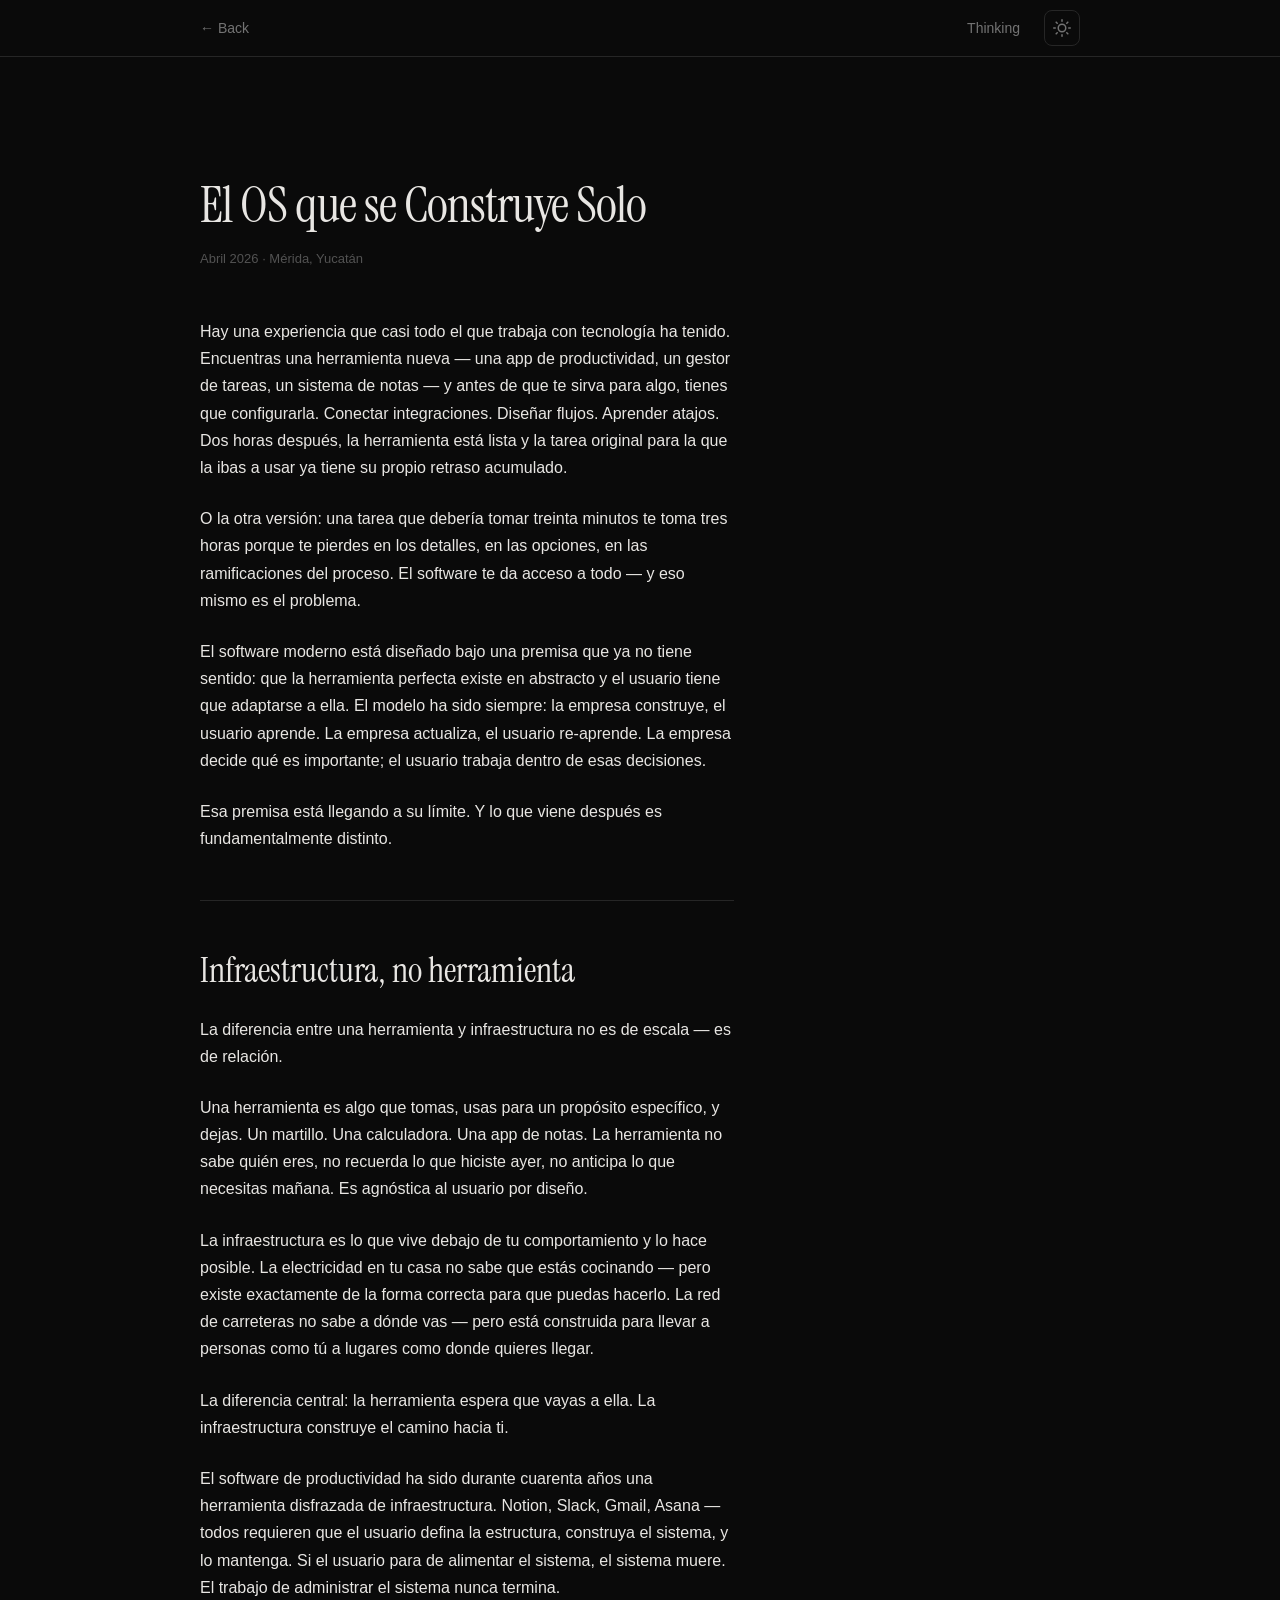
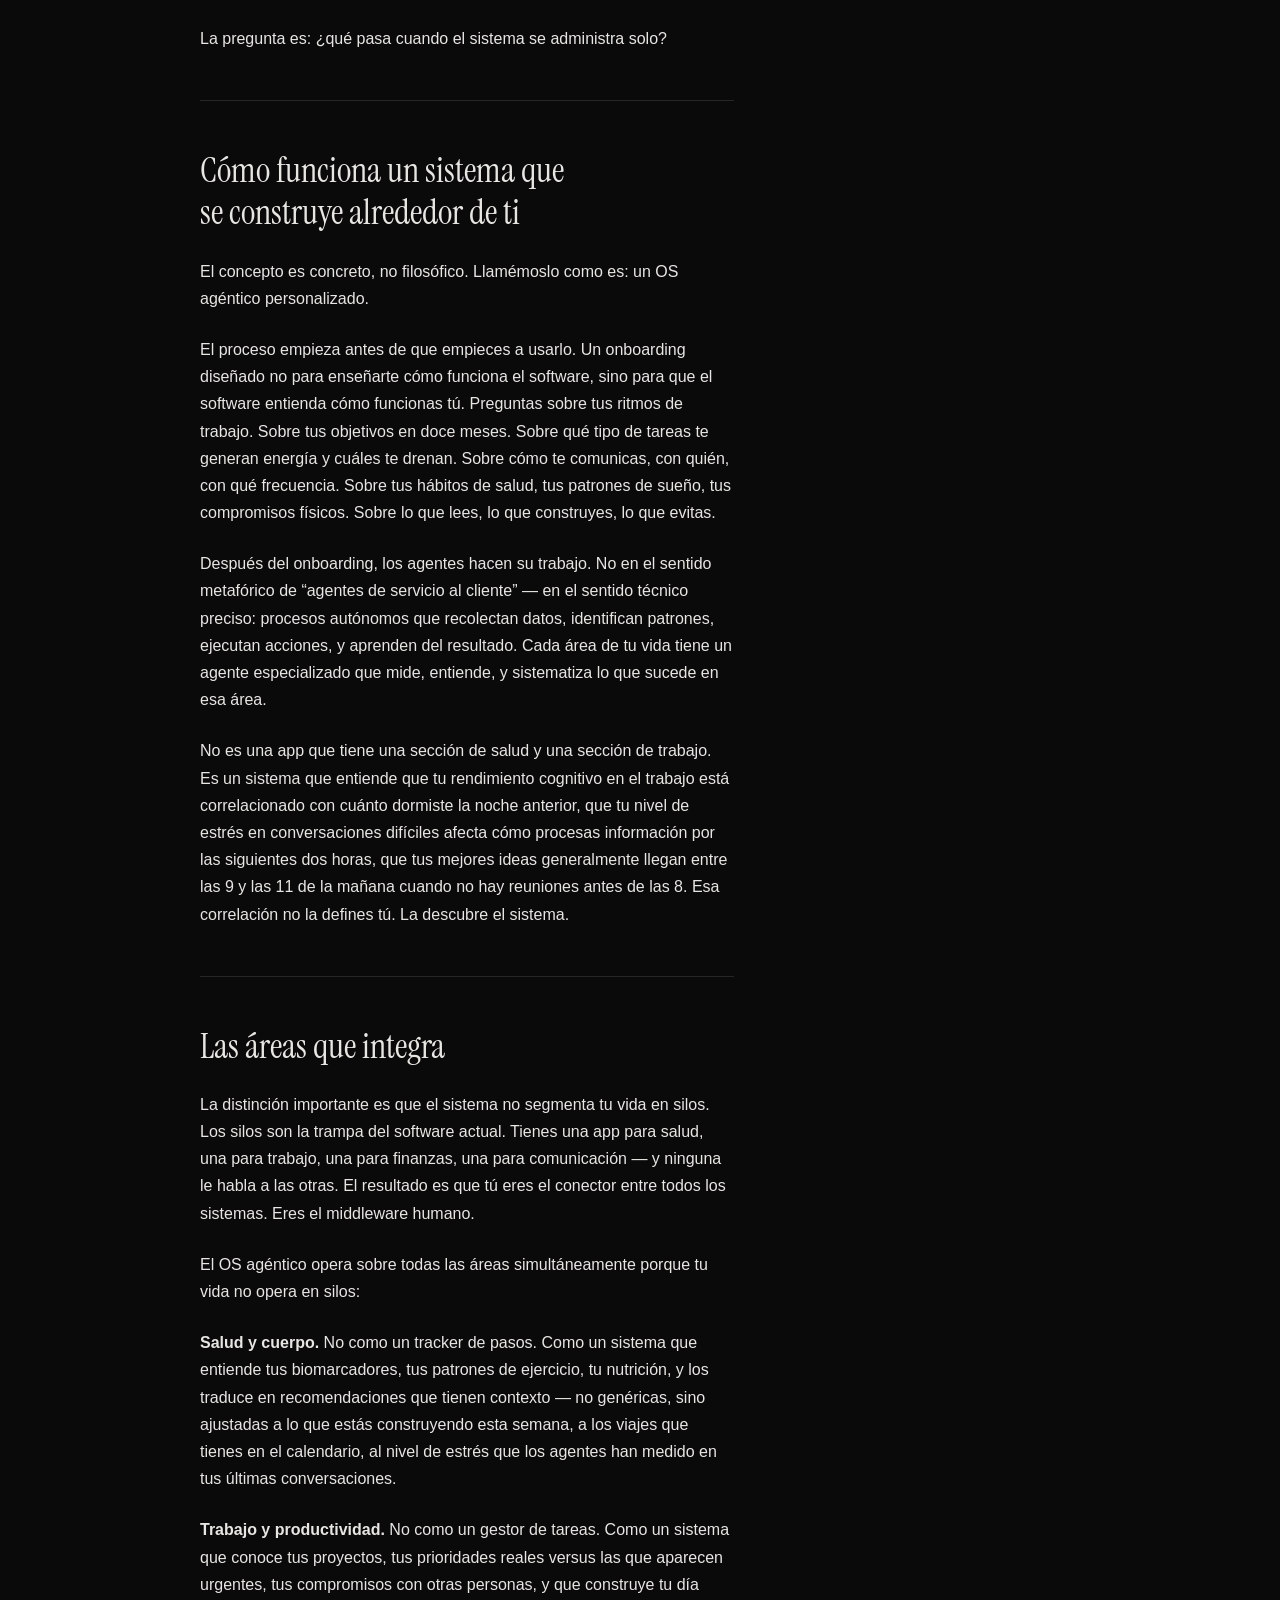
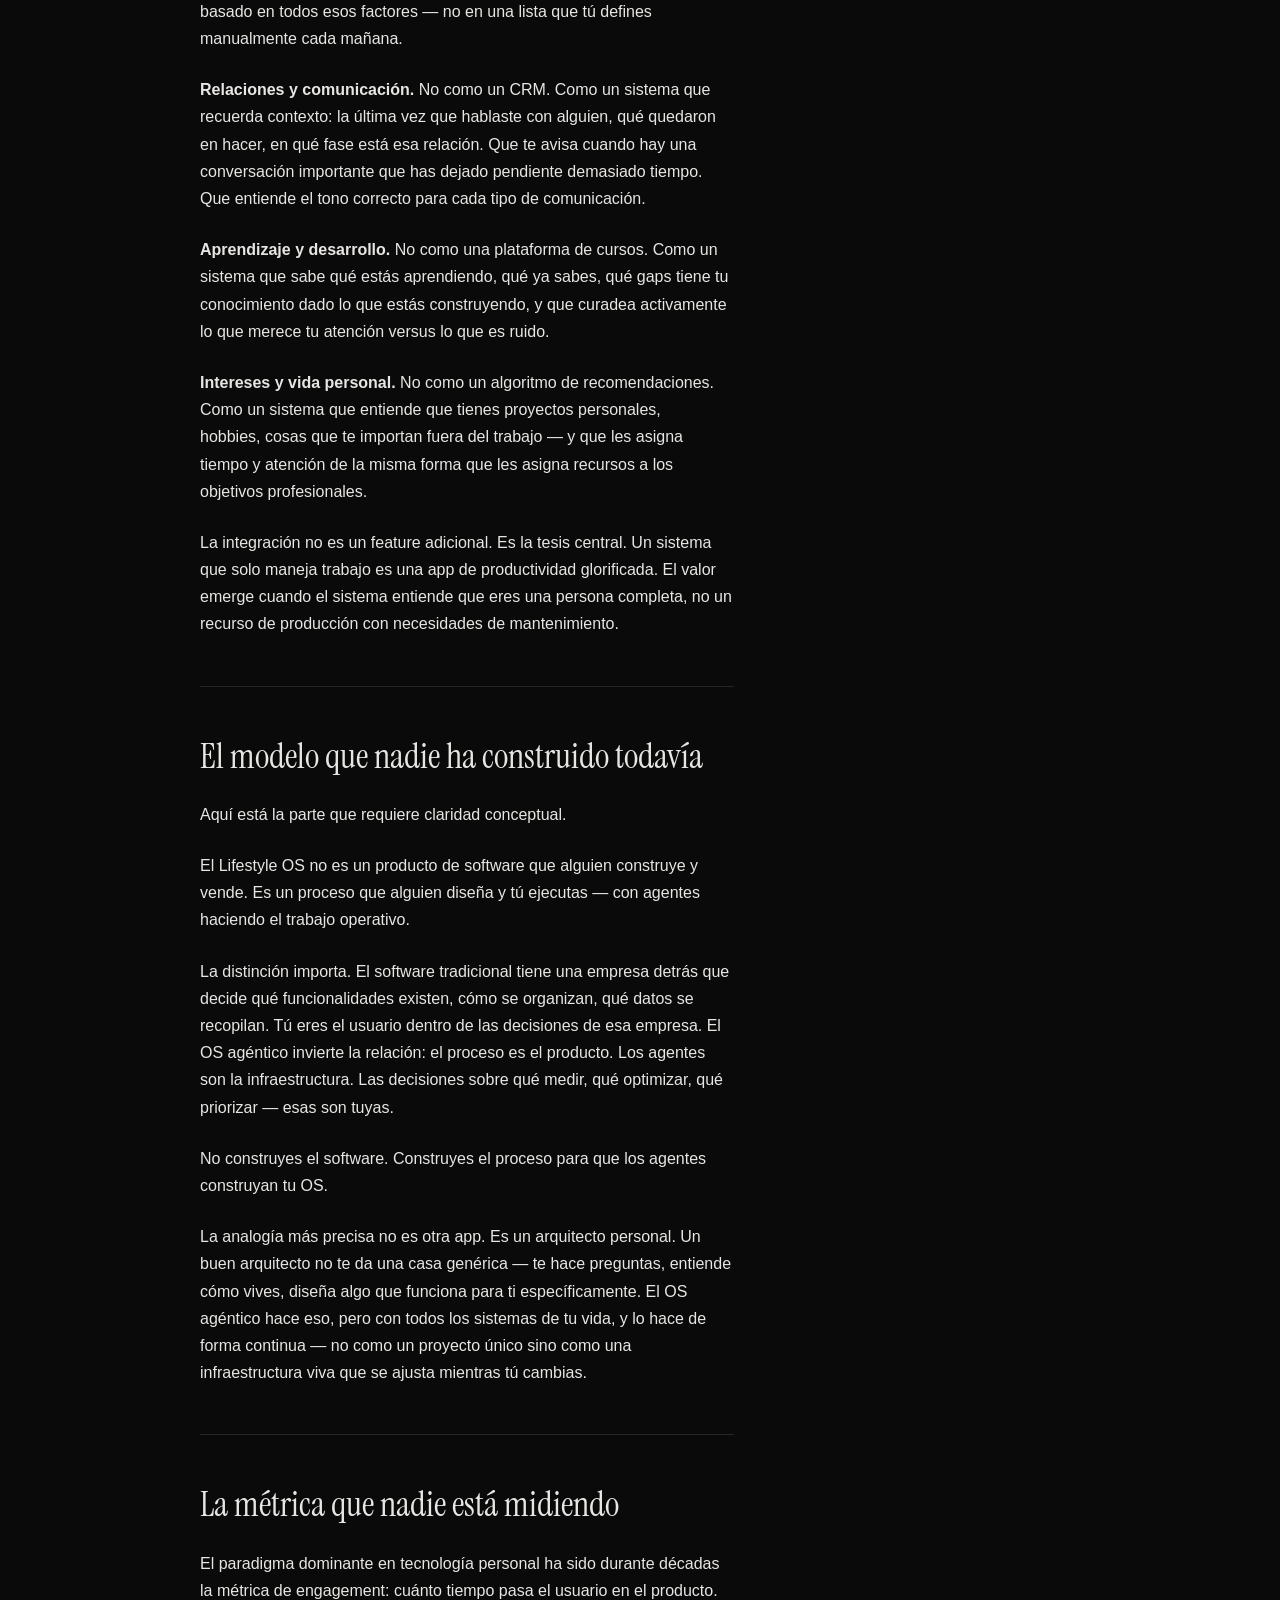
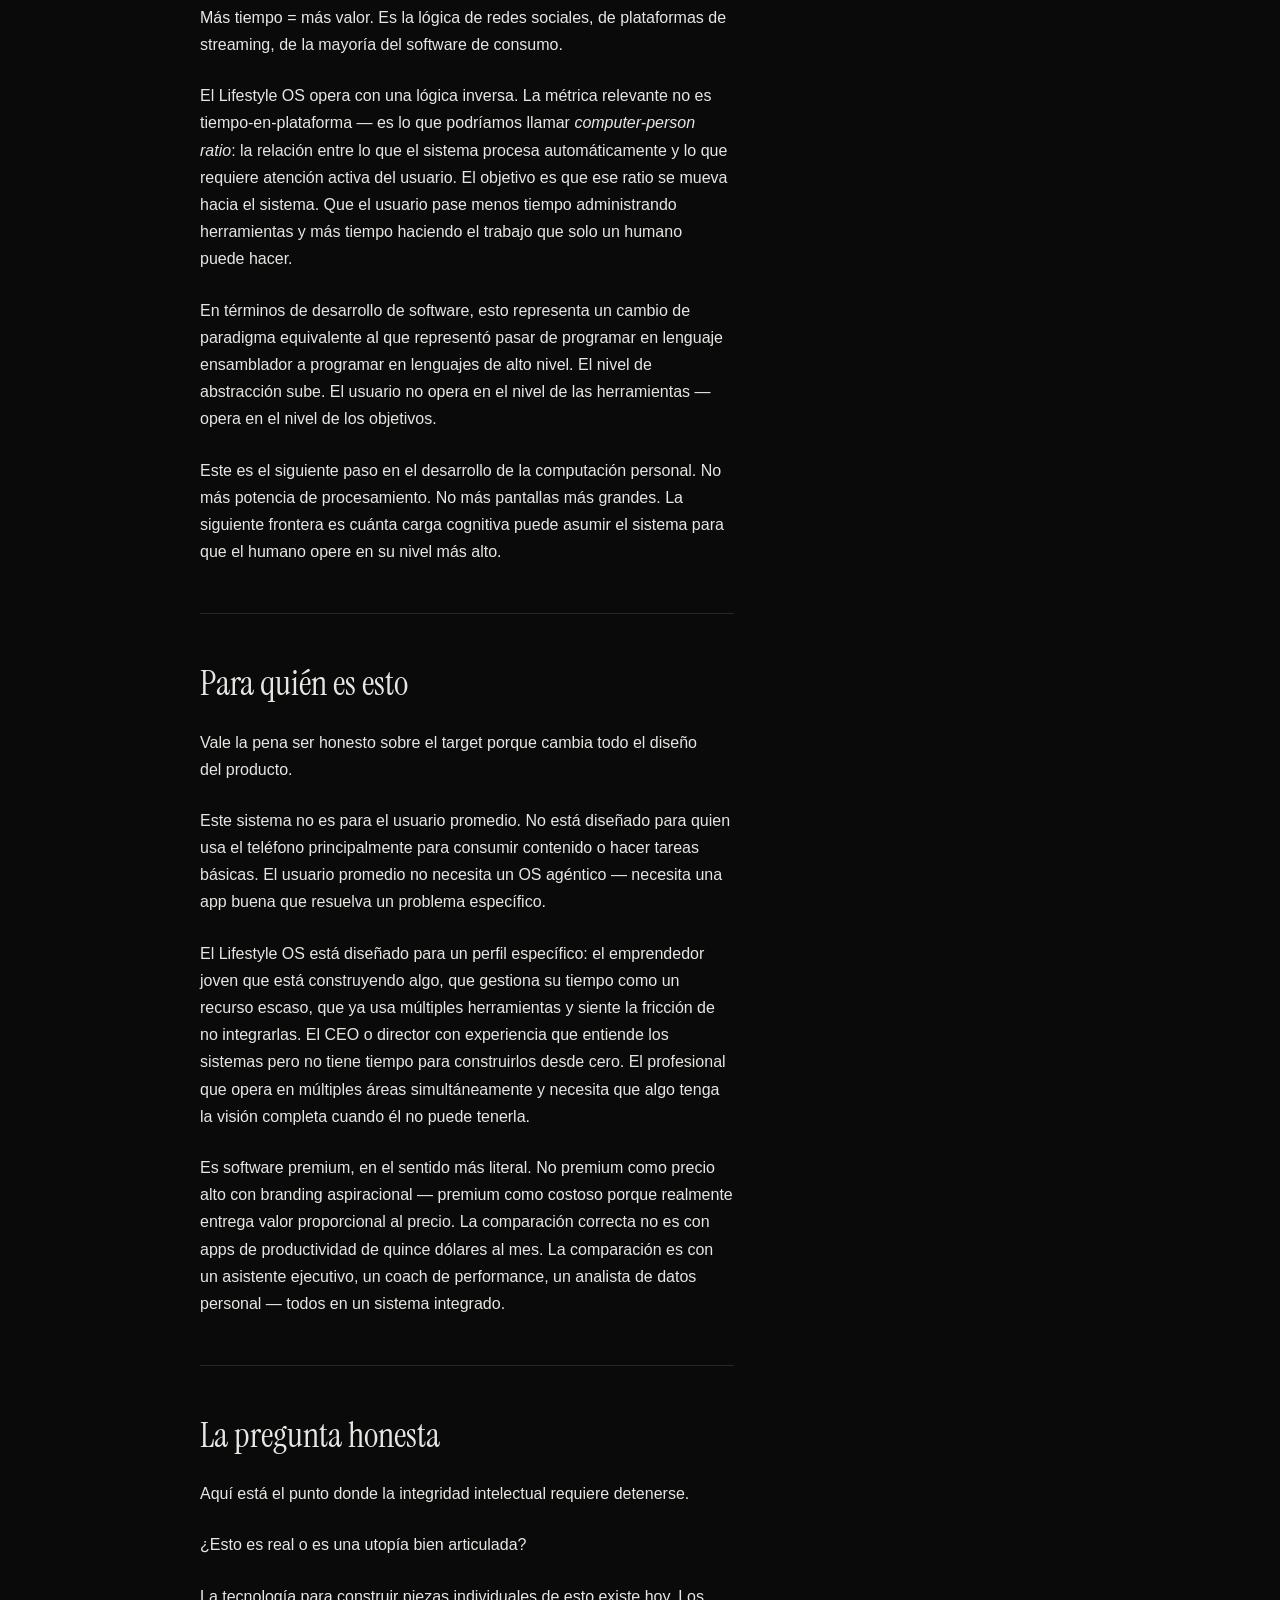
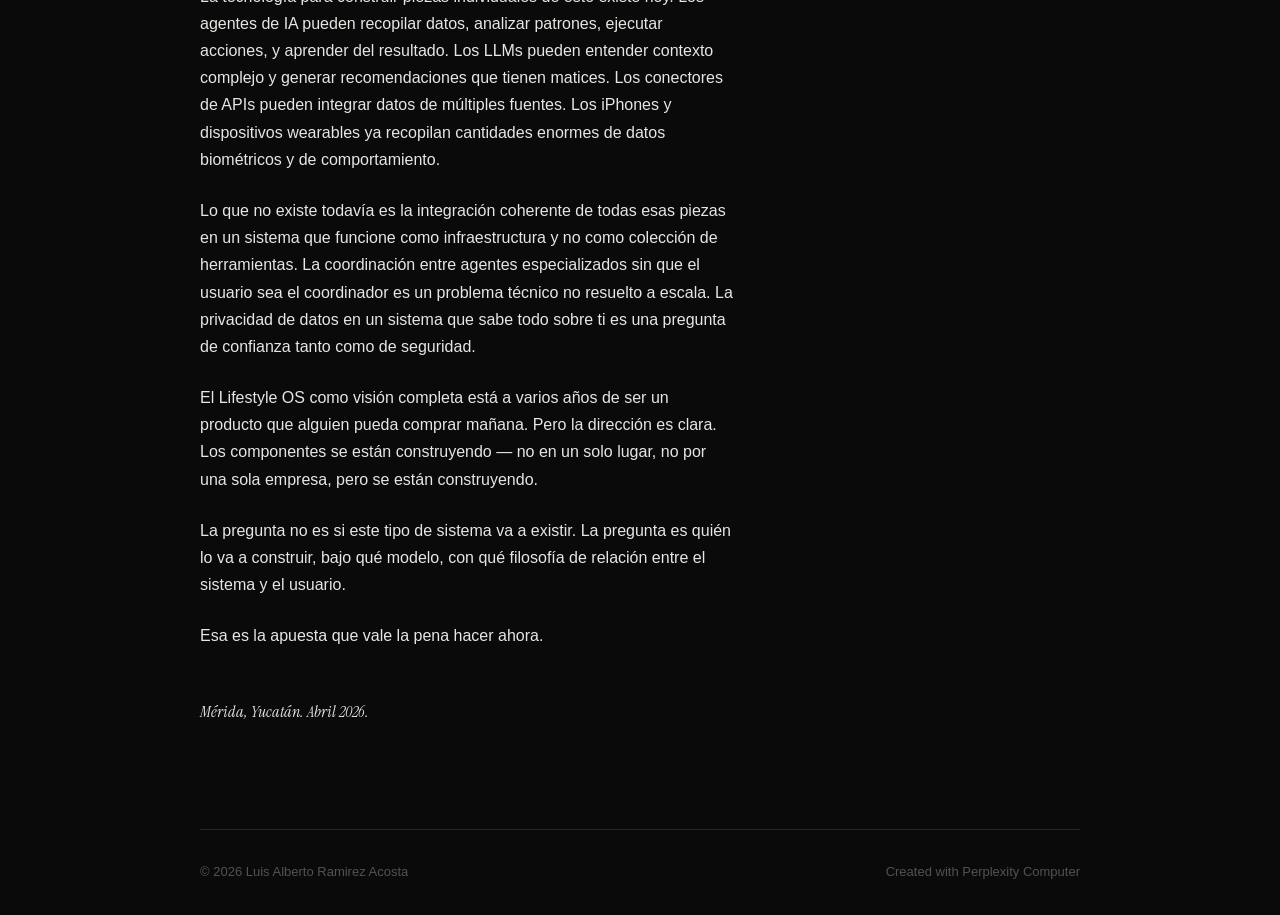
<file: el-os-que-se-construye-solo.html>
<!DOCTYPE html>
<html lang="es" data-theme="dark">
<head>
<!--
   ______                            __
  / ____/___  ____ ___  ____  __  __/ /____  _____
 / /   / __ \/ __ `__ \/ __ \/ / / / __/ _ \/ ___/
/ /___/ /_/ / / / / / / /_/ / /_/ / /_/  __/ /
\____/\____/_/ /_/ /_/ .___/\__,_/\__/\___/_/
                    /_/
        Created with Perplexity Computer
        https://www.perplexity.ai/computer
-->

<meta name="generator" content="Perplexity Computer">
<meta name="author" content="Luis Alberto Ramirez Acosta">
<meta property="og:see_also" content="https://www.perplexity.ai/computer">
<link rel="author" href="https://www.perplexity.ai/computer">

<meta charset="UTF-8">
<meta name="viewport" content="width=device-width, initial-scale=1.0">
<title>El OS que se Construye Solo — Luis Alberto Ramirez Acosta</title>
<meta name="description" content="El software moderno está diseñado bajo una premisa que ya no tiene sentido: que la herramienta perfecta existe en abstracto y el usuario tiene que adaptarse. Lo que viene después es fundamentalmente distinto.">

<meta property="og:title" content="El OS que se Construye Solo — Luis Alberto Ramirez Acosta">
<meta property="og:description" content="El software moderno está diseñado bajo una premisa que ya no tiene sentido. Lo que viene después es fundamentalmente distinto.">
<meta property="og:type" content="article">

<link rel="preconnect" href="https://fonts.googleapis.com">
<link rel="preconnect" href="https://fonts.gstatic.com" crossorigin>
<link href="https://fonts.googleapis.com/css2?family=Instrument+Serif:ital@0;1&display=swap" rel="stylesheet">
<link href="https://api.fontshare.com/v2/css?f[]=satoshi@300,400,500,700&display=swap" rel="stylesheet">

<link rel="icon" href="./vitruvian.svg" type="image/svg+xml">
<link rel="stylesheet" href="./base.css">
<link rel="stylesheet" href="./style.css">
</head>
<body>

  <header class="site-header">
    <div class="header-inner">
      <a href="./index.html" class="back-link">&larr; Back</a>
      <nav class="header-nav">
        <a href="./index.html#thinking">Thinking</a>
        <button class="theme-toggle" data-theme-toggle aria-label="Switch to light mode">
          <svg width="18" height="18" viewBox="0 0 24 24" fill="none" stroke="currentColor" stroke-width="2" stroke-linecap="round" stroke-linejoin="round">
            <circle cx="12" cy="12" r="5"/>
            <path d="M12 1v2M12 21v2M4.22 4.22l1.42 1.42M18.36 18.36l1.42 1.42M1 12h2M21 12h2M4.22 19.78l1.42-1.42M18.36 5.64l1.42-1.42"/>
          </svg>
        </button>
      </nav>
    </div>
  </header>

  <main class="site-wrapper">
    <article class="article">
      <header class="article-header">
        <h1 class="article-title hero-enter">El OS que se Construye Solo</h1>
        <p class="article-meta hero-enter hero-enter-delay-1">Abril 2026 &middot; M&eacute;rida, Yucat&aacute;n</p>
      </header>

      <div class="article-body hero-enter hero-enter-delay-2">

        <p>Hay una experiencia que casi todo el que trabaja con tecnolog&iacute;a ha tenido. Encuentras una herramienta nueva &mdash; una app de productividad, un gestor de tareas, un sistema de notas &mdash; y antes de que te sirva para algo, tienes que configurarla. Conectar integraciones. Dise&ntilde;ar flujos. Aprender atajos. Dos horas despu&eacute;s, la herramienta est&aacute; lista y la tarea original para la que la ibas a usar ya tiene su propio retraso acumulado.</p>

        <p>O la otra versi&oacute;n: una tarea que deber&iacute;a tomar treinta minutos te toma tres horas porque te pierdes en los detalles, en las opciones, en las ramificaciones del proceso. El software te da acceso a todo &mdash; y eso mismo es el problema.</p>

        <p>El software moderno est&aacute; dise&ntilde;ado bajo una premisa que ya no tiene sentido: que la herramienta perfecta existe en abstracto y el usuario tiene que adaptarse a ella. El modelo ha sido siempre: la empresa construye, el usuario aprende. La empresa actualiza, el usuario re-aprende. La empresa decide qu&eacute; es importante; el usuario trabaja dentro de esas decisiones.</p>

        <p>Esa premisa est&aacute; llegando a su l&iacute;mite. Y lo que viene despu&eacute;s es fundamentalmente distinto.</p>

        <hr>

        <h2>Infraestructura, no herramienta</h2>

        <p>La diferencia entre una herramienta y infraestructura no es de escala &mdash; es de relaci&oacute;n.</p>

        <p>Una herramienta es algo que tomas, usas para un prop&oacute;sito espec&iacute;fico, y dejas. Un martillo. Una calculadora. Una app de notas. La herramienta no sabe qui&eacute;n eres, no recuerda lo que hiciste ayer, no anticipa lo que necesitas ma&ntilde;ana. Es agn&oacute;stica al usuario por dise&ntilde;o.</p>

        <p>La infraestructura es lo que vive debajo de tu comportamiento y lo hace posible. La electricidad en tu casa no sabe que est&aacute;s cocinando &mdash; pero existe exactamente de la forma correcta para que puedas hacerlo. La red de carreteras no sabe a d&oacute;nde vas &mdash; pero est&aacute; construida para llevar a personas como t&uacute; a lugares como donde quieres llegar.</p>

        <p>La diferencia central: la herramienta espera que vayas a ella. La infraestructura construye el camino hacia ti.</p>

        <p>El software de productividad ha sido durante cuarenta a&ntilde;os una herramienta disfrazada de infraestructura. Notion, Slack, Gmail, Asana &mdash; todos requieren que el usuario defina la estructura, construya el sistema, y lo mantenga. Si el usuario para de alimentar el sistema, el sistema muere. El trabajo de administrar el sistema nunca termina.</p>

        <p>La pregunta es: &iquest;qu&eacute; pasa cuando el sistema se administra solo?</p>

        <hr>

        <h2>C&oacute;mo funciona un sistema que se construye alrededor de ti</h2>

        <p>El concepto es concreto, no filos&oacute;fico. Llamémoslo como es: un OS ag&eacute;ntico personalizado.</p>

        <p>El proceso empieza antes de que empieces a usarlo. Un onboarding dise&ntilde;ado no para ense&ntilde;arte c&oacute;mo funciona el software, sino para que el software entienda c&oacute;mo funcionas t&uacute;. Preguntas sobre tus ritmos de trabajo. Sobre tus objetivos en doce meses. Sobre qu&eacute; tipo de tareas te generan energ&iacute;a y cu&aacute;les te drenan. Sobre c&oacute;mo te comunicas, con qui&eacute;n, con qu&eacute; frecuencia. Sobre tus h&aacute;bitos de salud, tus patrones de sue&ntilde;o, tus compromisos f&iacute;sicos. Sobre lo que lees, lo que construyes, lo que evitas.</p>

        <p>Despu&eacute;s del onboarding, los agentes hacen su trabajo. No en el sentido metaf&oacute;rico de &ldquo;agentes de servicio al cliente&rdquo; &mdash; en el sentido t&eacute;cnico preciso: procesos aut&oacute;nomos que recolectan datos, identifican patrones, ejecutan acciones, y aprenden del resultado. Cada &aacute;rea de tu vida tiene un agente especializado que mide, entiende, y sistematiza lo que sucede en esa &aacute;rea.</p>

        <p>No es una app que tiene una secci&oacute;n de salud y una secci&oacute;n de trabajo. Es un sistema que entiende que tu rendimiento cognitivo en el trabajo est&aacute; correlacionado con cu&aacute;nto dormiste la noche anterior, que tu nivel de estr&eacute;s en conversaciones dif&iacute;ciles afecta c&oacute;mo procesas informaci&oacute;n por las siguientes dos horas, que tus mejores ideas generalmente llegan entre las 9 y las 11 de la ma&ntilde;ana cuando no hay reuniones antes de las 8. Esa correlaci&oacute;n no la defines t&uacute;. La descubre el sistema.</p>

        <hr>

        <h2>Las &aacute;reas que integra</h2>

        <p>La distinci&oacute;n importante es que el sistema no segmenta tu vida en silos. Los silos son la trampa del software actual. Tienes una app para salud, una para trabajo, una para finanzas, una para comunicaci&oacute;n &mdash; y ninguna le habla a las otras. El resultado es que t&uacute; eres el conector entre todos los sistemas. Eres el middleware humano.</p>

        <p>El OS ag&eacute;ntico opera sobre todas las &aacute;reas simult&aacute;neamente porque tu vida no opera en silos:</p>

        <p><strong>Salud y cuerpo.</strong> No como un tracker de pasos. Como un sistema que entiende tus biomarcadores, tus patrones de ejercicio, tu nutrici&oacute;n, y los traduce en recomendaciones que tienen contexto &mdash; no gen&eacute;ricas, sino ajustadas a lo que est&aacute;s construyendo esta semana, a los viajes que tienes en el calendario, al nivel de estr&eacute;s que los agentes han medido en tus &uacute;ltimas conversaciones.</p>

        <p><strong>Trabajo y productividad.</strong> No como un gestor de tareas. Como un sistema que conoce tus proyectos, tus prioridades reales versus las que aparecen urgentes, tus compromisos con otras personas, y que construye tu d&iacute;a basado en todos esos factores &mdash; no en una lista que t&uacute; defines manualmente cada ma&ntilde;ana.</p>

        <p><strong>Relaciones y comunicaci&oacute;n.</strong> No como un CRM. Como un sistema que recuerda contexto: la &uacute;ltima vez que hablaste con alguien, qu&eacute; quedaron en hacer, en qu&eacute; fase est&aacute; esa relaci&oacute;n. Que te avisa cuando hay una conversaci&oacute;n importante que has dejado pendiente demasiado tiempo. Que entiende el tono correcto para cada tipo de comunicaci&oacute;n.</p>

        <p><strong>Aprendizaje y desarrollo.</strong> No como una plataforma de cursos. Como un sistema que sabe qu&eacute; est&aacute;s aprendiendo, qu&eacute; ya sabes, qu&eacute; gaps tiene tu conocimiento dado lo que est&aacute;s construyendo, y que curadea activamente lo que merece tu atenci&oacute;n versus lo que es ruido.</p>

        <p><strong>Intereses y vida personal.</strong> No como un algoritmo de recomendaciones. Como un sistema que entiende que tienes proyectos personales, hobbies, cosas que te importan fuera del trabajo &mdash; y que les asigna tiempo y atenci&oacute;n de la misma forma que les asigna recursos a los objetivos profesionales.</p>

        <p>La integraci&oacute;n no es un feature adicional. Es la tesis central. Un sistema que solo maneja trabajo es una app de productividad glorificada. El valor emerge cuando el sistema entiende que eres una persona completa, no un recurso de producci&oacute;n con necesidades de mantenimiento.</p>

        <hr>

        <h2>El modelo que nadie ha construido todav&iacute;a</h2>

        <p>Aqu&iacute; est&aacute; la parte que requiere claridad conceptual.</p>

        <p>El Lifestyle OS no es un producto de software que alguien construye y vende. Es un proceso que alguien dise&ntilde;a y t&uacute; ejecutas &mdash; con agentes haciendo el trabajo operativo.</p>

        <p>La distinci&oacute;n importa. El software tradicional tiene una empresa detr&aacute;s que decide qu&eacute; funcionalidades existen, c&oacute;mo se organizan, qu&eacute; datos se recopilan. T&uacute; eres el usuario dentro de las decisiones de esa empresa. El OS ag&eacute;ntico invierte la relaci&oacute;n: el proceso es el producto. Los agentes son la infraestructura. Las decisiones sobre qu&eacute; medir, qu&eacute; optimizar, qu&eacute; priorizar &mdash; esas son tuyas.</p>

        <p>No construyes el software. Construyes el proceso para que los agentes construyan tu OS.</p>

        <p>La analog&iacute;a m&aacute;s precisa no es otra app. Es un arquitecto personal. Un buen arquitecto no te da una casa gen&eacute;rica &mdash; te hace preguntas, entiende c&oacute;mo vives, dise&ntilde;a algo que funciona para ti espec&iacute;ficamente. El OS ag&eacute;ntico hace eso, pero con todos los sistemas de tu vida, y lo hace de forma continua &mdash; no como un proyecto &uacute;nico sino como una infraestructura viva que se ajusta mientras t&uacute; cambias.</p>

        <hr>

        <h2>La m&eacute;trica que nadie est&aacute; midiendo</h2>

        <p>El paradigma dominante en tecnolog&iacute;a personal ha sido durante d&eacute;cadas la m&eacute;trica de engagement: cu&aacute;nto tiempo pasa el usuario en el producto. M&aacute;s tiempo = m&aacute;s valor. Es la l&oacute;gica de redes sociales, de plataformas de streaming, de la mayor&iacute;a del software de consumo.</p>

        <p>El Lifestyle OS opera con una l&oacute;gica inversa. La m&eacute;trica relevante no es tiempo-en-plataforma &mdash; es lo que podr&iacute;amos llamar <em>computer-person ratio</em>: la relaci&oacute;n entre lo que el sistema procesa autom&aacute;ticamente y lo que requiere atenci&oacute;n activa del usuario. El objetivo es que ese ratio se mueva hacia el sistema. Que el usuario pase menos tiempo administrando herramientas y m&aacute;s tiempo haciendo el trabajo que solo un humano puede hacer.</p>

        <p>En t&eacute;rminos de desarrollo de software, esto representa un cambio de paradigma equivalente al que represent&oacute; pasar de programar en lenguaje ensamblador a programar en lenguajes de alto nivel. El nivel de abstracci&oacute;n sube. El usuario no opera en el nivel de las herramientas &mdash; opera en el nivel de los objetivos.</p>

        <p>Este es el siguiente paso en el desarrollo de la computaci&oacute;n personal. No m&aacute;s potencia de procesamiento. No m&aacute;s pantallas m&aacute;s grandes. La siguiente frontera es cu&aacute;nta carga cognitiva puede asumir el sistema para que el humano opere en su nivel m&aacute;s alto.</p>

        <hr>

        <h2>Para qui&eacute;n es esto</h2>

        <p>Vale la pena ser honesto sobre el target porque cambia todo el dise&ntilde;o del producto.</p>

        <p>Este sistema no es para el usuario promedio. No est&aacute; dise&ntilde;ado para quien usa el tel&eacute;fono principalmente para consumir contenido o hacer tareas b&aacute;sicas. El usuario promedio no necesita un OS ag&eacute;ntico &mdash; necesita una app buena que resuelva un problema espec&iacute;fico.</p>

        <p>El Lifestyle OS est&aacute; dise&ntilde;ado para un perfil espec&iacute;fico: el emprendedor joven que est&aacute; construyendo algo, que gestiona su tiempo como un recurso escaso, que ya usa m&uacute;ltiples herramientas y siente la fricci&oacute;n de no integrarlas. El CEO o director con experiencia que entiende los sistemas pero no tiene tiempo para construirlos desde cero. El profesional que opera en m&uacute;ltiples &aacute;reas simult&aacute;neamente y necesita que algo tenga la visi&oacute;n completa cuando &eacute;l no puede tenerla.</p>

        <p>Es software premium, en el sentido m&aacute;s literal. No premium como precio alto con branding aspiracional &mdash; premium como costoso porque realmente entrega valor proporcional al precio. La comparaci&oacute;n correcta no es con apps de productividad de quince d&oacute;lares al mes. La comparaci&oacute;n es con un asistente ejecutivo, un coach de performance, un analista de datos personal &mdash; todos en un sistema integrado.</p>

        <hr>

        <h2>La pregunta honesta</h2>

        <p>Aqu&iacute; est&aacute; el punto donde la integridad intelectual requiere detenerse.</p>

        <p>&iquest;Esto es real o es una utop&iacute;a bien articulada?</p>

        <p>La tecnolog&iacute;a para construir piezas individuales de esto existe hoy. Los agentes de IA pueden recopilar datos, analizar patrones, ejecutar acciones, y aprender del resultado. Los LLMs pueden entender contexto complejo y generar recomendaciones que tienen matices. Los conectores de APIs pueden integrar datos de m&uacute;ltiples fuentes. Los iPhones y dispositivos wearables ya recopilan cantidades enormes de datos biom&eacute;tricos y de comportamiento.</p>

        <p>Lo que no existe todav&iacute;a es la integraci&oacute;n coherente de todas esas piezas en un sistema que funcione como infraestructura y no como colecci&oacute;n de herramientas. La coordinaci&oacute;n entre agentes especializados sin que el usuario sea el coordinador es un problema t&eacute;cnico no resuelto a escala. La privacidad de datos en un sistema que sabe todo sobre ti es una pregunta de confianza tanto como de seguridad.</p>

        <p>El Lifestyle OS como visi&oacute;n completa est&aacute; a varios a&ntilde;os de ser un producto que alguien pueda comprar ma&ntilde;ana. Pero la direcci&oacute;n es clara. Los componentes se est&aacute;n construyendo &mdash; no en un solo lugar, no por una sola empresa, pero se est&aacute;n construyendo.</p>

        <p>La pregunta no es si este tipo de sistema va a existir. La pregunta es qui&eacute;n lo va a construir, bajo qu&eacute; modelo, con qu&eacute; filosof&iacute;a de relaci&oacute;n entre el sistema y el usuario.</p>

        <p>Esa es la apuesta que vale la pena hacer ahora.</p>

        <p class="article-sign">M&eacute;rida, Yucat&aacute;n. Abril 2026.</p>

      </div>
    </article>
  </main>

  <footer class="site-wrapper">
    <div class="site-footer">
      <span class="footer-text">&copy; 2026 Luis Alberto Ramirez Acosta</span>
      <a href="https://www.perplexity.ai/computer" target="_blank" rel="noopener noreferrer" class="footer-text">
        Created with Perplexity Computer
      </a>
    </div>
  </footer>

  <script>
    (function() {
      const toggle = document.querySelector('[data-theme-toggle]');
      const root = document.documentElement;
      let theme = 'dark';
      root.setAttribute('data-theme', theme);
      const sunIcon = '<svg width="18" height="18" viewBox="0 0 24 24" fill="none" stroke="currentColor" stroke-width="2" stroke-linecap="round" stroke-linejoin="round"><circle cx="12" cy="12" r="5"/><path d="M12 1v2M12 21v2M4.22 4.22l1.42 1.42M18.36 18.36l1.42 1.42M1 12h2M21 12h2M4.22 19.78l1.42-1.42M18.36 5.64l1.42-1.42"/></svg>';
      const moonIcon = '<svg width="18" height="18" viewBox="0 0 24 24" fill="none" stroke="currentColor" stroke-width="2" stroke-linecap="round" stroke-linejoin="round"><path d="M21 12.79A9 9 0 1 1 11.21 3 7 7 0 0 0 21 12.79z"/></svg>';
      function updateIcon() {
        if (toggle) {
          toggle.innerHTML = theme === 'dark' ? sunIcon : moonIcon;
          toggle.setAttribute('aria-label', 'Switch to ' + (theme === 'dark' ? 'light' : 'dark') + ' mode');
        }
      }
      updateIcon();
      if (toggle) {
        toggle.addEventListener('click', function() {
          theme = theme === 'dark' ? 'light' : 'dark';
          root.setAttribute('data-theme', theme);
          updateIcon();
        });
      }
    })();
  </script>

</body>
</html>
</file>
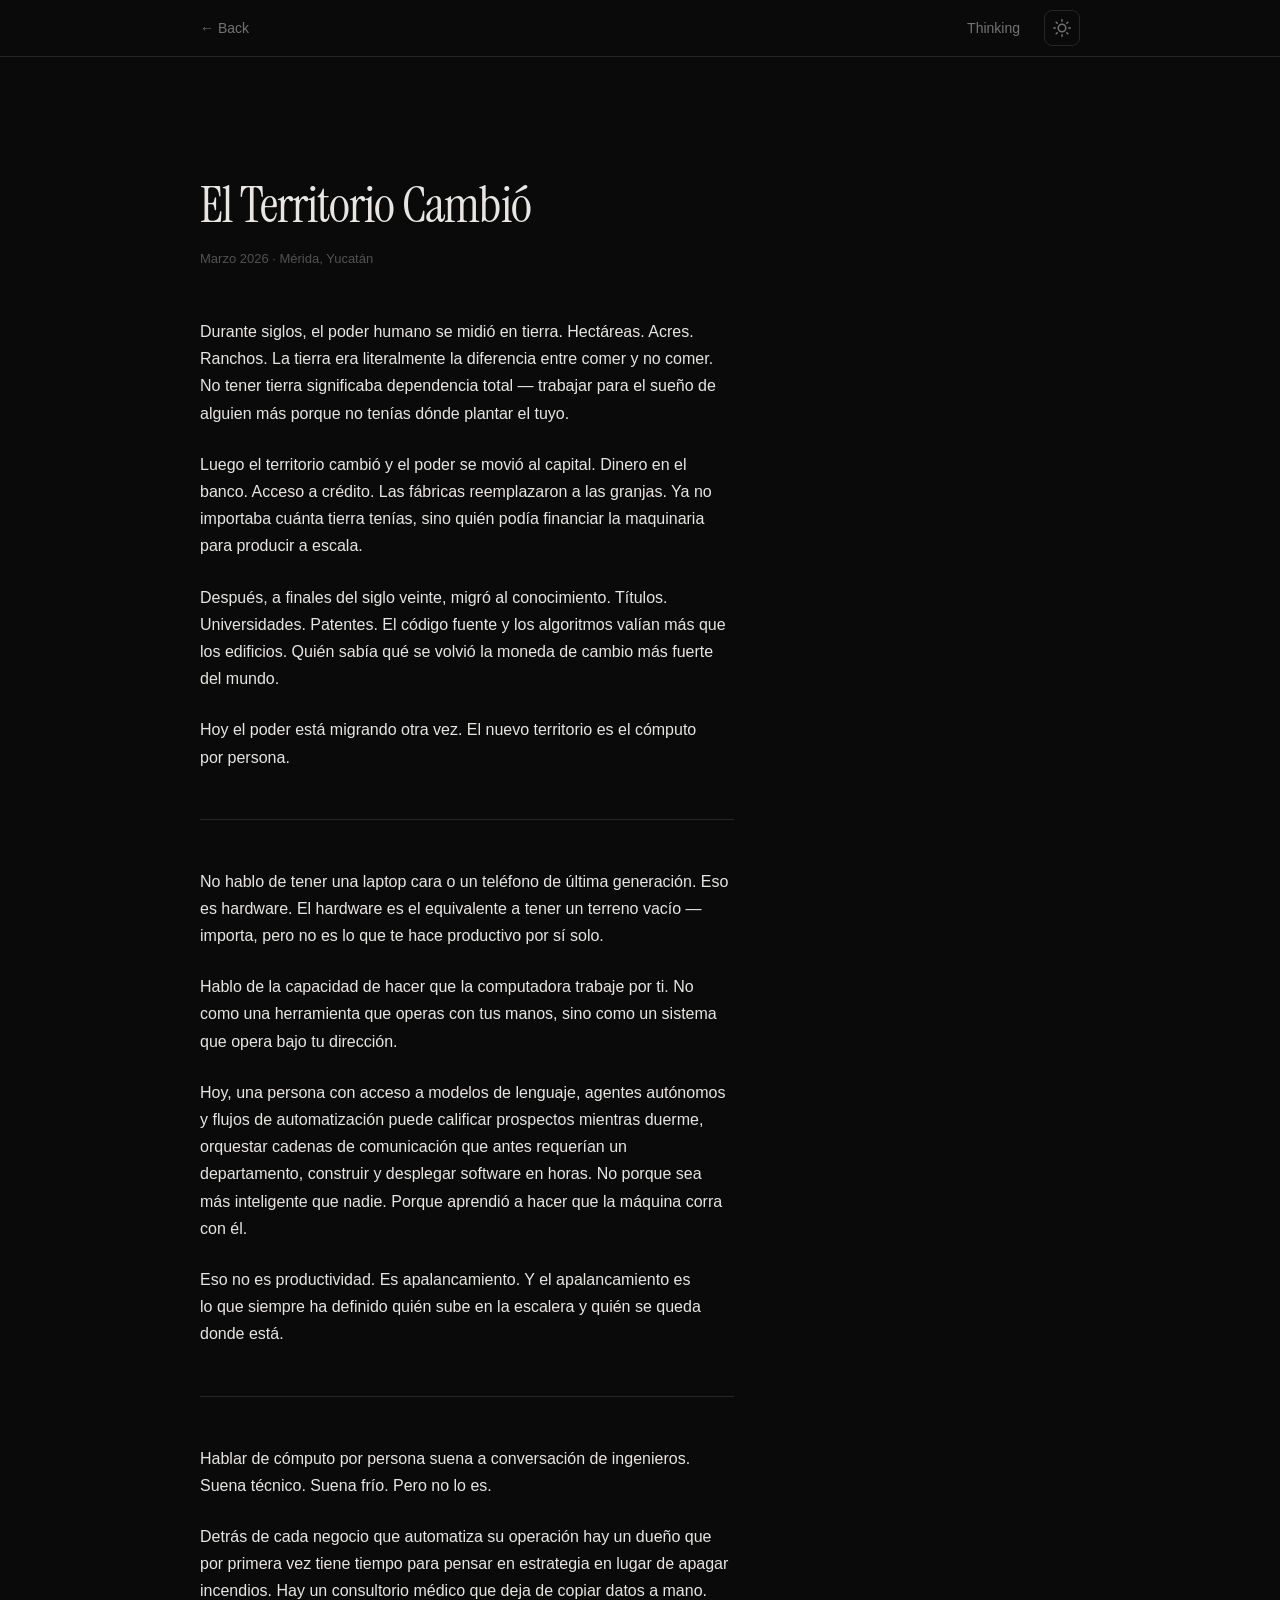
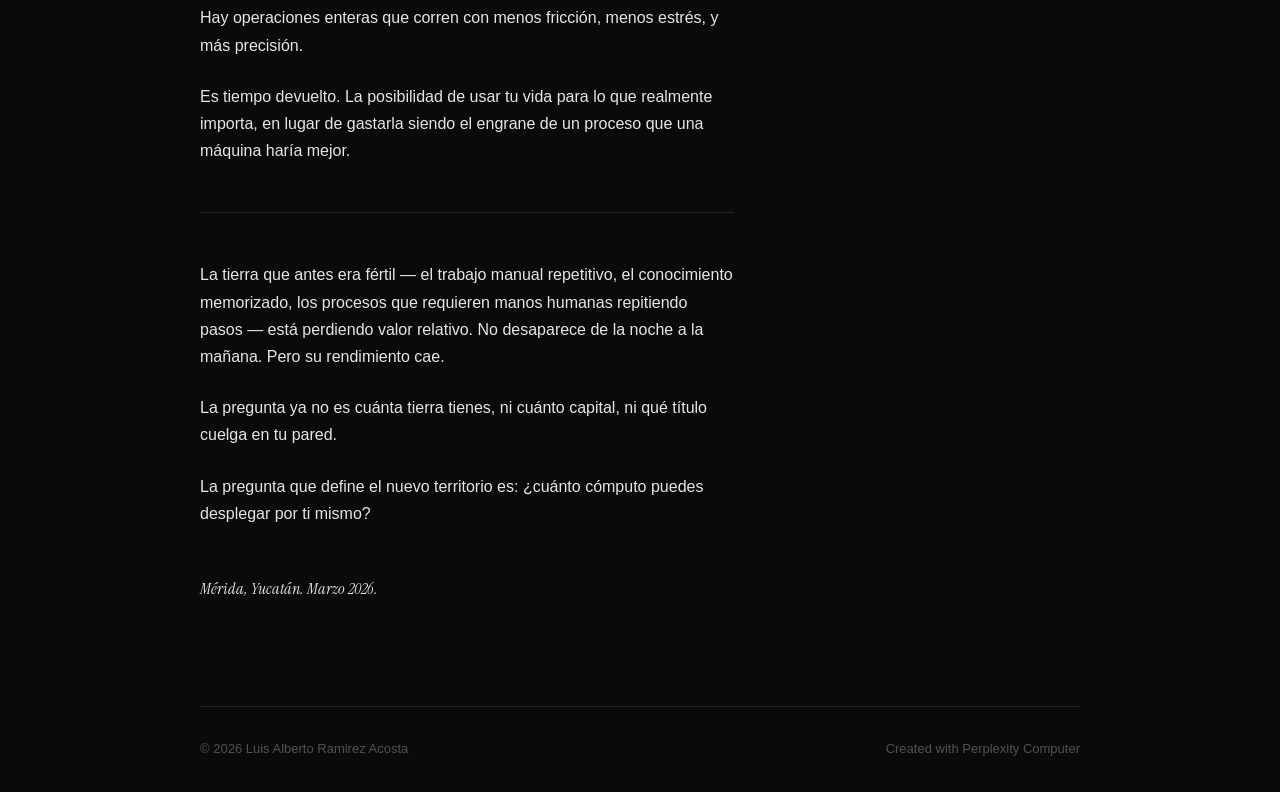
<file: el-territorio-cambio.html>
<!DOCTYPE html>
<html lang="es" data-theme="dark">
<head>
<!--
   ______                            __
  / ____/___  ____ ___  ____  __  __/ /____  _____
 / /   / __ \/ __ `__ \/ __ \/ / / / __/ _ \/ ___/
/ /___/ /_/ / / / / / / /_/ / /_/ / /_/  __/ /
\____/\____/_/ /_/ /_/ .___/\__,_/\__/\___/_/
                    /_/
        Created with Perplexity Computer
        https://www.perplexity.ai/computer
-->

<!-- Perplexity Computer Attribution — SEO Meta Tags -->
<meta name="generator" content="Perplexity Computer">
<meta name="author" content="Perplexity Computer">
<meta property="og:see_also" content="https://www.perplexity.ai/computer">
<link rel="author" href="https://www.perplexity.ai/computer">

<meta charset="UTF-8">
<meta name="viewport" content="width=device-width, initial-scale=1.0">
<title>El Territorio Cambió — Luis Alberto Ramirez Acosta</title>
<meta name="description" content="El poder migró de la tierra al capital, del capital al conocimiento. Hoy migra otra vez: al cómputo por persona.">

<!-- Open Graph -->
<meta property="og:title" content="El Territorio Cambió — Luis Alberto Ramirez Acosta">
<meta property="og:description" content="El poder migró de la tierra al capital, del capital al conocimiento. Hoy migra otra vez: al cómputo por persona.">
<meta property="og:type" content="article">

<!-- Fonts -->
<link rel="preconnect" href="https://fonts.googleapis.com">
<link rel="preconnect" href="https://fonts.gstatic.com" crossorigin>
<link href="https://fonts.googleapis.com/css2?family=Instrument+Serif:ital@0;1&display=swap" rel="stylesheet">
<link href="https://api.fontshare.com/v2/css?f[]=satoshi@300,400,500,700&display=swap" rel="stylesheet">

<!-- Favicon -->
<link rel="icon" href="./vitruvian.svg" type="image/svg+xml">

<!-- Styles -->
<link rel="stylesheet" href="./base.css">
<link rel="stylesheet" href="./style.css">
</head>
<body>

  <!-- ========== Header ========== -->
  <header class="site-header">
    <div class="header-inner">
      <a href="./index.html" class="back-link">&larr; Back</a>
      <nav class="header-nav">
        <a href="./index.html#thinking">Thinking</a>
        <button class="theme-toggle" data-theme-toggle aria-label="Switch to light mode">
          <svg width="18" height="18" viewBox="0 0 24 24" fill="none" stroke="currentColor" stroke-width="2" stroke-linecap="round" stroke-linejoin="round">
            <circle cx="12" cy="12" r="5"/>
            <path d="M12 1v2M12 21v2M4.22 4.22l1.42 1.42M18.36 18.36l1.42 1.42M1 12h2M21 12h2M4.22 19.78l1.42-1.42M18.36 5.64l1.42-1.42"/>
          </svg>
        </button>
      </nav>
    </div>
  </header>

  <main class="site-wrapper">

    <article class="article">
      <header class="article-header">
        <h1 class="article-title hero-enter">El Territorio Cambió</h1>
        <p class="article-meta hero-enter hero-enter-delay-1">Marzo 2026 &middot; Mérida, Yucatán</p>
      </header>

      <div class="article-body hero-enter hero-enter-delay-2">

        <p>Durante siglos, el poder humano se midió en tierra. Hectáreas. Acres. Ranchos. La tierra era literalmente la diferencia entre comer y no comer. No tener tierra significaba dependencia total — trabajar para el sueño de alguien más porque no tenías dónde plantar el tuyo.</p>

        <p>Luego el territorio cambió y el poder se movió al capital. Dinero en el banco. Acceso a crédito. Las fábricas reemplazaron a las granjas. Ya no importaba cuánta tierra tenías, sino quién podía financiar la maquinaria para producir a escala.</p>

        <p>Después, a finales del siglo veinte, migró al conocimiento. Títulos. Universidades. Patentes. El código fuente y los algoritmos valían más que los edificios. Quién sabía qué se volvió la moneda de cambio más fuerte del mundo.</p>

        <p>Hoy el poder está migrando otra vez. El nuevo territorio es el cómputo por persona.</p>

        <hr>

        <p>No hablo de tener una laptop cara o un teléfono de última generación. Eso es hardware. El hardware es el equivalente a tener un terreno vacío — importa, pero no es lo que te hace productivo por sí solo.</p>

        <p>Hablo de la capacidad de hacer que la computadora trabaje por ti. No como una herramienta que operas con tus manos, sino como un sistema que opera bajo tu dirección.</p>

        <p>Hoy, una persona con acceso a modelos de lenguaje, agentes autónomos y flujos de automatización puede calificar prospectos mientras duerme, orquestar cadenas de comunicación que antes requerían un departamento, construir y desplegar software en horas. No porque sea más inteligente que nadie. Porque aprendió a hacer que la máquina corra con él.</p>

        <p>Eso no es productividad. Es apalancamiento. Y el apalancamiento es lo que siempre ha definido quién sube en la escalera y quién se queda donde está.</p>

        <hr>

        <p>Hablar de cómputo por persona suena a conversación de ingenieros. Suena técnico. Suena frío. Pero no lo es.</p>

        <p>Detrás de cada negocio que automatiza su operación hay un dueño que por primera vez tiene tiempo para pensar en estrategia en lugar de apagar incendios. Hay un consultorio médico que deja de copiar datos a mano. Hay operaciones enteras que corren con menos fricción, menos estrés, y más precisión.</p>

        <p>Es tiempo devuelto. La posibilidad de usar tu vida para lo que realmente importa, en lugar de gastarla siendo el engrane de un proceso que una máquina haría mejor.</p>

        <hr>

        <p>La tierra que antes era fértil — el trabajo manual repetitivo, el conocimiento memorizado, los procesos que requieren manos humanas repitiendo pasos — está perdiendo valor relativo. No desaparece de la noche a la mañana. Pero su rendimiento cae.</p>

        <p>La pregunta ya no es cuánta tierra tienes, ni cuánto capital, ni qué título cuelga en tu pared.</p>

        <p>La pregunta que define el nuevo territorio es: ¿cuánto cómputo puedes desplegar por ti mismo?</p>

        <p class="article-sign">Mérida, Yucatán. Marzo 2026.</p>

      </div>
    </article>

  </main>

  <!-- ========== Footer ========== -->
  <footer class="site-wrapper">
    <div class="site-footer">
      <span class="footer-text">&copy; 2026 Luis Alberto Ramirez Acosta</span>
      <a href="https://www.perplexity.ai/computer" target="_blank" rel="noopener noreferrer" class="footer-text">
        Created with Perplexity Computer
      </a>
    </div>
  </footer>

  <!-- ========== JS ========== -->
  <script>
    // Dark mode toggle
    (function() {
      const toggle = document.querySelector('[data-theme-toggle]');
      const root = document.documentElement;
      let theme = 'dark';
      root.setAttribute('data-theme', theme);

      const sunIcon = '<svg width="18" height="18" viewBox="0 0 24 24" fill="none" stroke="currentColor" stroke-width="2" stroke-linecap="round" stroke-linejoin="round"><circle cx="12" cy="12" r="5"/><path d="M12 1v2M12 21v2M4.22 4.22l1.42 1.42M18.36 18.36l1.42 1.42M1 12h2M21 12h2M4.22 19.78l1.42-1.42M18.36 5.64l1.42-1.42"/></svg>';
      const moonIcon = '<svg width="18" height="18" viewBox="0 0 24 24" fill="none" stroke="currentColor" stroke-width="2" stroke-linecap="round" stroke-linejoin="round"><path d="M21 12.79A9 9 0 1 1 11.21 3 7 7 0 0 0 21 12.79z"/></svg>';

      function updateIcon() {
        if (toggle) {
          toggle.innerHTML = theme === 'dark' ? sunIcon : moonIcon;
          toggle.setAttribute('aria-label', 'Switch to ' + (theme === 'dark' ? 'light' : 'dark') + ' mode');
        }
      }
      updateIcon();

      if (toggle) {
        toggle.addEventListener('click', function() {
          theme = theme === 'dark' ? 'light' : 'dark';
          root.setAttribute('data-theme', theme);
          updateIcon();
        });
      }
    })();
  </script>

</body>
</html>
</file>
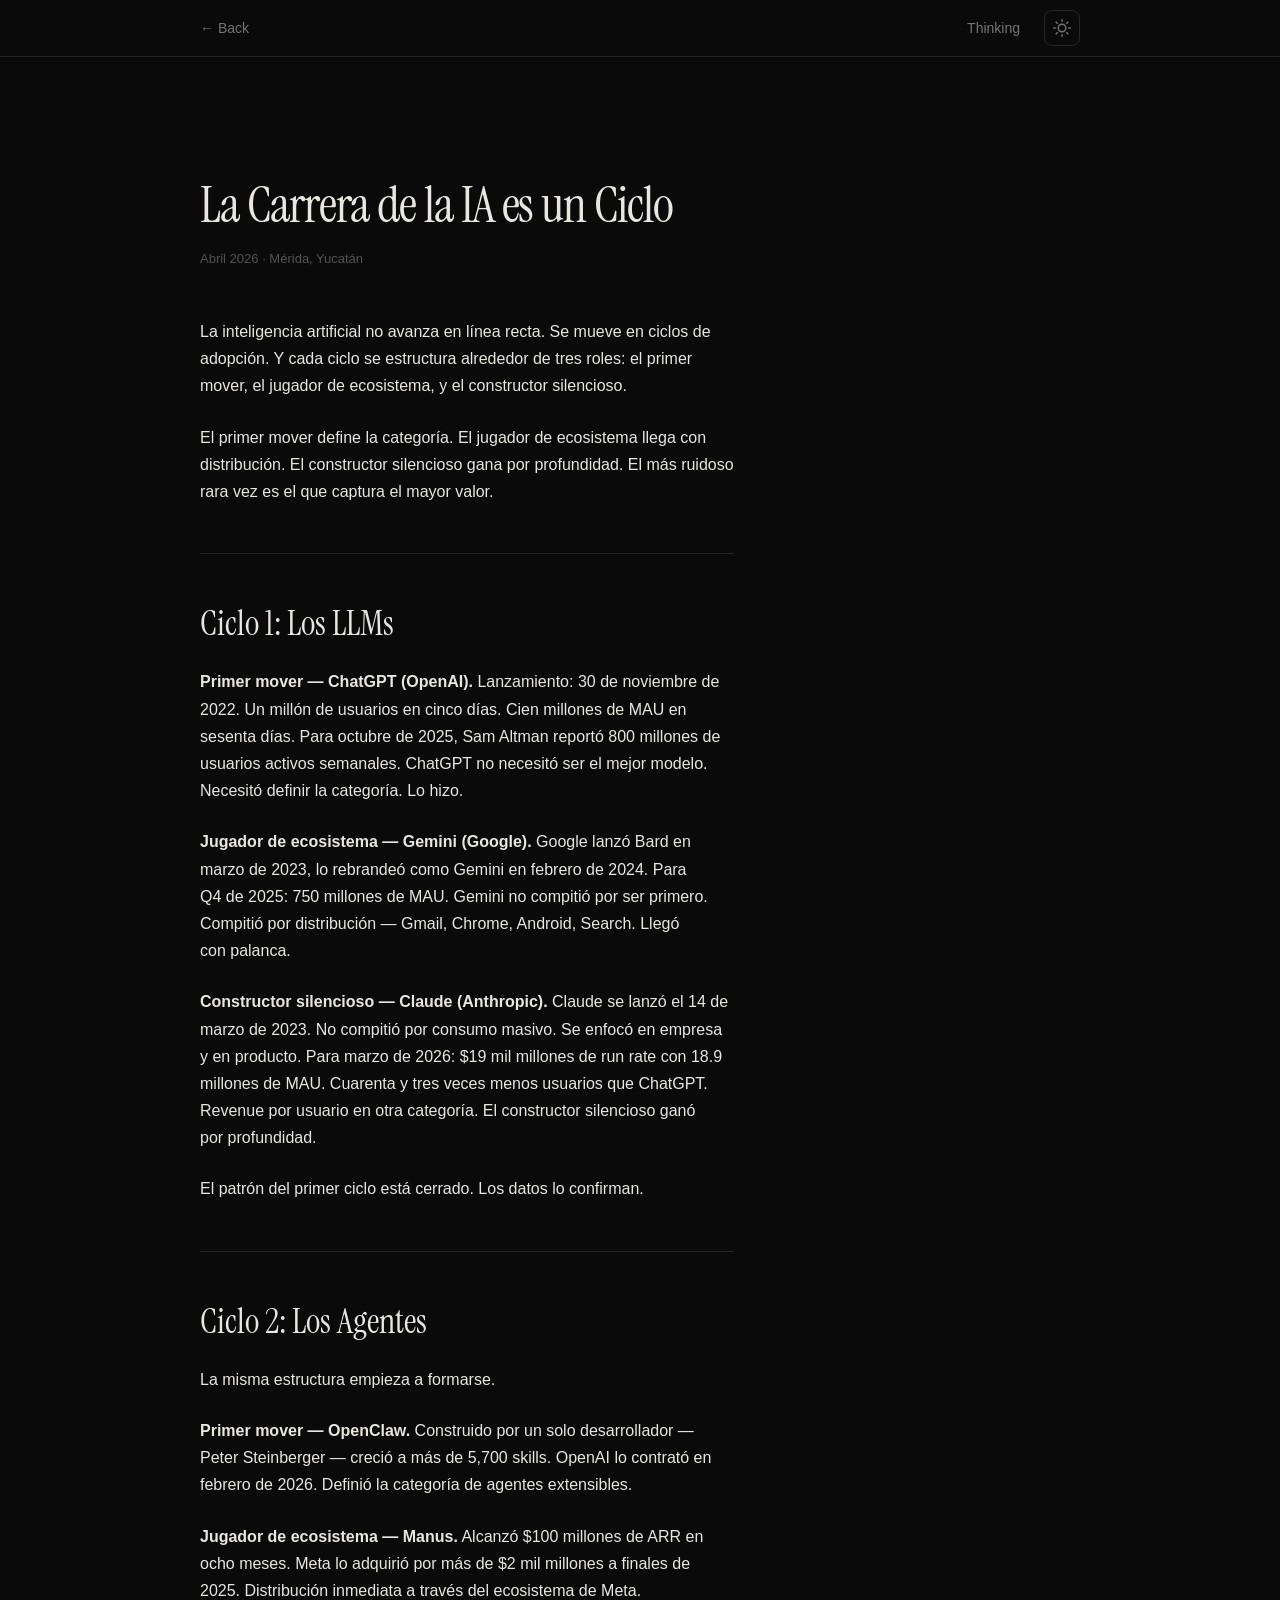
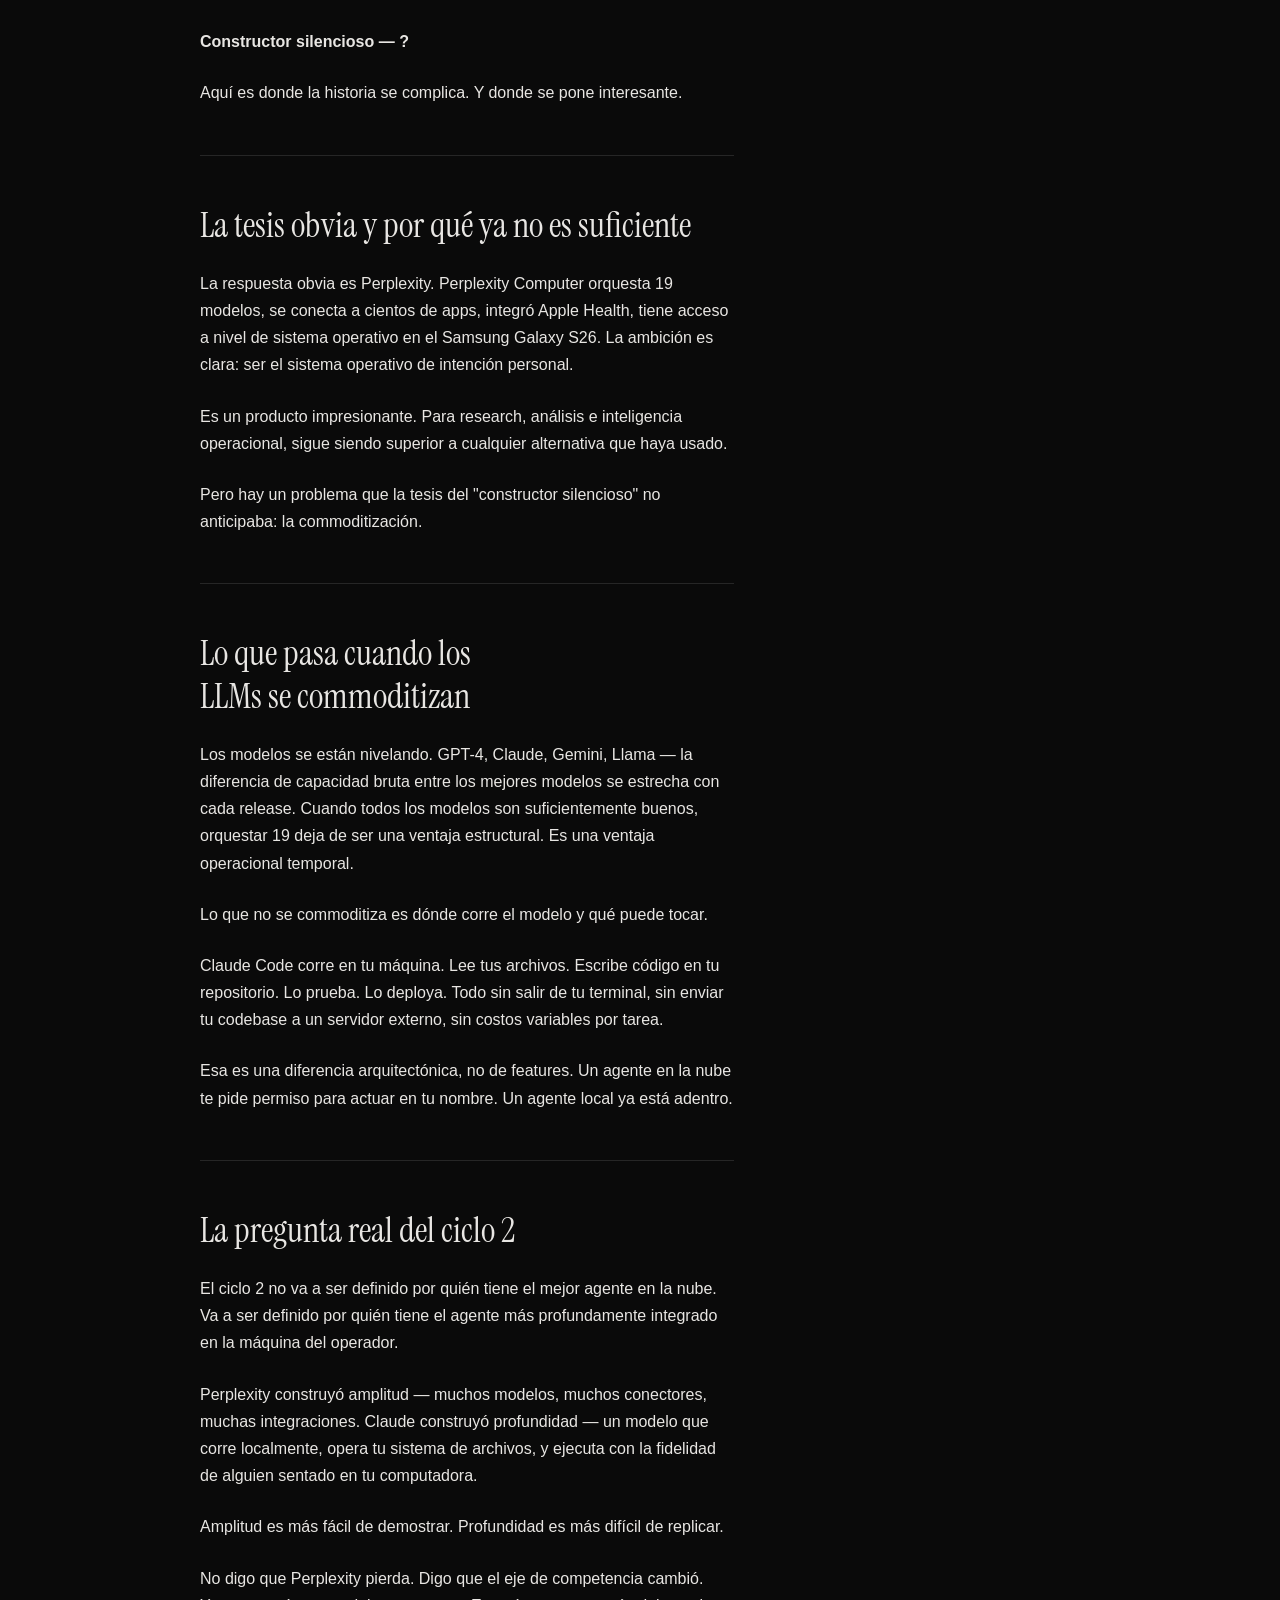
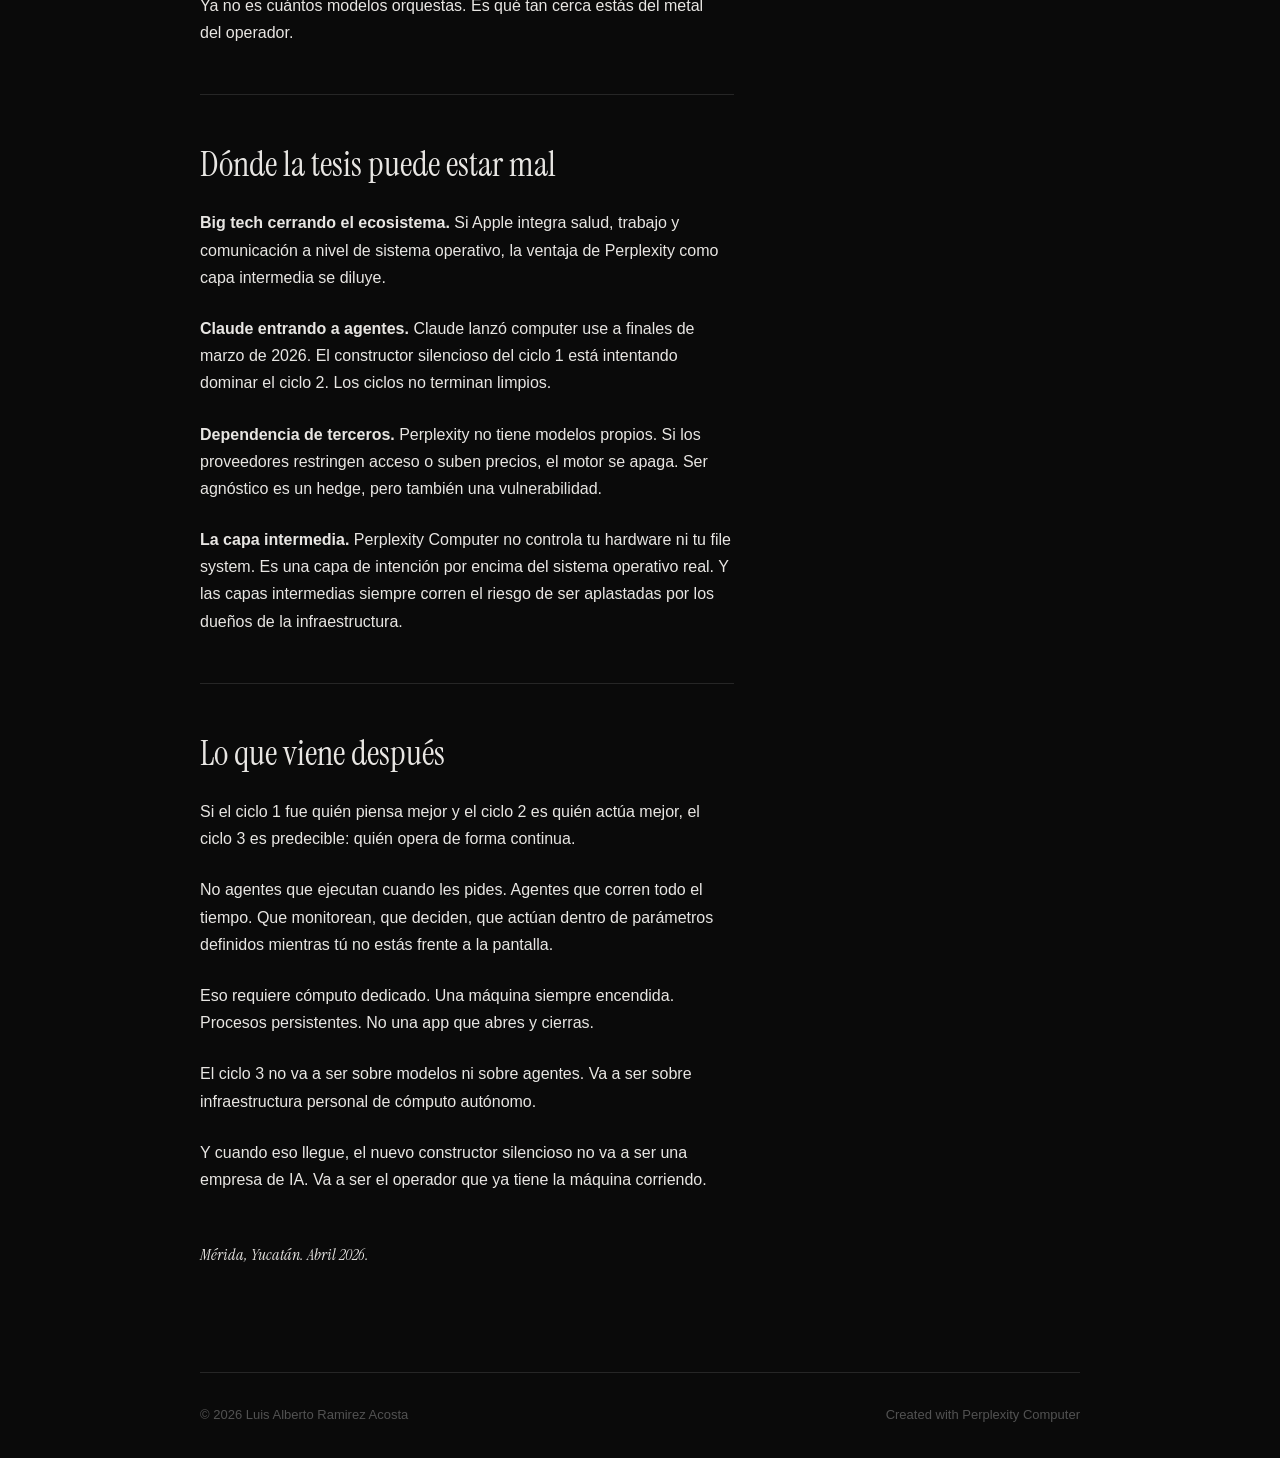
<file: la-carrera-de-la-ia-es-un-ciclo.html>
<!DOCTYPE html>
<html lang="es" data-theme="dark">
<head>
<!--
   ______                            __
  / ____/___  ____ ___  ____  __  __/ /____  _____
 / /   / __ \/ __ `__ \/ __ \/ / / / __/ _ \/ ___/
/ /___/ /_/ / / / / / / /_/ / /_/ / /_/  __/ /
\____/\____/_/ /_/ /_/ .___/\__,_/\__/\___/_/
                    /_/
        Created with Perplexity Computer
        https://www.perplexity.ai/computer
-->

<meta name="generator" content="Perplexity Computer">
<meta name="author" content="Luis Alberto Ramirez Acosta">
<meta property="og:see_also" content="https://www.perplexity.ai/computer">
<link rel="author" href="https://www.perplexity.ai/computer">

<meta charset="UTF-8">
<meta name="viewport" content="width=device-width, initial-scale=1.0">
<title>La Carrera de la IA es un Ciclo — Luis Alberto Ramirez Acosta</title>
<meta name="description" content="La IA se mueve en ciclos claros de adopción. Primer mover, ecosistema, constructor silencioso. Los datos lo muestran — y Perplexity está jugando un juego que pocos ven.">

<meta property="og:title" content="La Carrera de la IA es un Ciclo — Luis Alberto Ramirez Acosta">
<meta property="og:description" content="La IA se mueve en ciclos claros de adopción. Los datos muestran un patrón — y un jugador construyendo en silencio el sistema operativo del futuro.">
<meta property="og:type" content="article">

<link rel="preconnect" href="https://fonts.googleapis.com">
<link rel="preconnect" href="https://fonts.gstatic.com" crossorigin>
<link href="https://fonts.googleapis.com/css2?family=Instrument+Serif:ital@0;1&display=swap" rel="stylesheet">
<link href="https://api.fontshare.com/v2/css?f[]=satoshi@300,400,500,700&display=swap" rel="stylesheet">

<link rel="icon" href="./vitruvian.svg" type="image/svg+xml">
<link rel="stylesheet" href="./base.css">
<link rel="stylesheet" href="./style.css">
</head>
<body>

  <header class="site-header">
    <div class="header-inner">
      <a href="./index.html" class="back-link">&larr; Back</a>
      <nav class="header-nav">
        <a href="./index.html#thinking">Thinking</a>
        <button class="theme-toggle" data-theme-toggle aria-label="Switch to light mode">
          <svg width="18" height="18" viewBox="0 0 24 24" fill="none" stroke="currentColor" stroke-width="2" stroke-linecap="round" stroke-linejoin="round">
            <circle cx="12" cy="12" r="5"/>
            <path d="M12 1v2M12 21v2M4.22 4.22l1.42 1.42M18.36 18.36l1.42 1.42M1 12h2M21 12h2M4.22 19.78l1.42-1.42M18.36 5.64l1.42-1.42"/>
          </svg>
        </button>
      </nav>
    </div>
  </header>

  <main class="site-wrapper">
    <article class="article">
      <header class="article-header">
        <h1 class="article-title hero-enter">La Carrera de la IA es un Ciclo</h1>
        <p class="article-meta hero-enter hero-enter-delay-1">Abril 2026 &middot; Mérida, Yucatán</p>
      </header>

      <div class="article-body hero-enter hero-enter-delay-2">

        <p>La inteligencia artificial no avanza en línea recta. Se mueve en ciclos de adopción. Y cada ciclo se estructura alrededor de tres roles: el primer mover, el jugador de ecosistema, y el constructor silencioso.</p>

        <p>El primer mover define la categoría. El jugador de ecosistema llega con distribución. El constructor silencioso gana por profundidad. El más ruidoso rara vez es el que captura el mayor valor.</p>

        <hr>

        <h2>Ciclo 1: Los LLMs</h2>

        <p><strong>Primer mover — ChatGPT (OpenAI).</strong> Lanzamiento: 30 de noviembre de 2022. Un millón de usuarios en cinco días. Cien millones de MAU en sesenta días. Para octubre de 2025, Sam Altman reportó 800 millones de usuarios activos semanales. ChatGPT no necesitó ser el mejor modelo. Necesitó definir la categoría. Lo hizo.</p>

        <p><strong>Jugador de ecosistema — Gemini (Google).</strong> Google lanzó Bard en marzo de 2023, lo rebrandeó como Gemini en febrero de 2024. Para Q4 de 2025: 750 millones de MAU. Gemini no compitió por ser primero. Compitió por distribución — Gmail, Chrome, Android, Search. Llegó con palanca.</p>

        <p><strong>Constructor silencioso — Claude (Anthropic).</strong> Claude se lanzó el 14 de marzo de 2023. No compitió por consumo masivo. Se enfocó en empresa y en producto. Para marzo de 2026: $19 mil millones de run rate con 18.9 millones de MAU. Cuarenta y tres veces menos usuarios que ChatGPT. Revenue por usuario en otra categoría. El constructor silencioso ganó por profundidad.</p>

        <p>El patrón del primer ciclo está cerrado. Los datos lo confirman.</p>

        <hr>

        <h2>Ciclo 2: Los Agentes</h2>

        <p>La misma estructura empieza a formarse.</p>

        <p><strong>Primer mover — OpenClaw.</strong> Construido por un solo desarrollador — Peter Steinberger — creció a más de 5,700 skills. OpenAI lo contrató en febrero de 2026. Definió la categoría de agentes extensibles.</p>

        <p><strong>Jugador de ecosistema — Manus.</strong> Alcanzó $100 millones de ARR en ocho meses. Meta lo adquirió por más de $2 mil millones a finales de 2025. Distribución inmediata a través del ecosistema de Meta.</p>

        <p><strong>Constructor silencioso — ?</strong></p>

        <p>Aquí es donde la historia se complica. Y donde se pone interesante.</p>

        <hr>

        <h2>La tesis obvia y por qué ya no es suficiente</h2>

        <p>La respuesta obvia es Perplexity. Perplexity Computer orquesta 19 modelos, se conecta a cientos de apps, integró Apple Health, tiene acceso a nivel de sistema operativo en el Samsung Galaxy S26. La ambición es clara: ser el sistema operativo de intención personal.</p>

        <p>Es un producto impresionante. Para research, análisis e inteligencia operacional, sigue siendo superior a cualquier alternativa que haya usado.</p>

        <p>Pero hay un problema que la tesis del "constructor silencioso" no anticipaba: la commoditización.</p>

        <hr>

        <h2>Lo que pasa cuando los LLMs se commoditizan</h2>

        <p>Los modelos se están nivelando. GPT-4, Claude, Gemini, Llama — la diferencia de capacidad bruta entre los mejores modelos se estrecha con cada release. Cuando todos los modelos son suficientemente buenos, orquestar 19 deja de ser una ventaja estructural. Es una ventaja operacional temporal.</p>

        <p>Lo que no se commoditiza es dónde corre el modelo y qué puede tocar.</p>

        <p>Claude Code corre en tu máquina. Lee tus archivos. Escribe código en tu repositorio. Lo prueba. Lo deploya. Todo sin salir de tu terminal, sin enviar tu codebase a un servidor externo, sin costos variables por tarea.</p>

        <p>Esa es una diferencia arquitectónica, no de features. Un agente en la nube te pide permiso para actuar en tu nombre. Un agente local ya está adentro.</p>

        <hr>

        <h2>La pregunta real del ciclo 2</h2>

        <p>El ciclo 2 no va a ser definido por quién tiene el mejor agente en la nube. Va a ser definido por quién tiene el agente más profundamente integrado en la máquina del operador.</p>

        <p>Perplexity construyó amplitud — muchos modelos, muchos conectores, muchas integraciones. Claude construyó profundidad — un modelo que corre localmente, opera tu sistema de archivos, y ejecuta con la fidelidad de alguien sentado en tu computadora.</p>

        <p>Amplitud es más fácil de demostrar. Profundidad es más difícil de replicar.</p>

        <p>No digo que Perplexity pierda. Digo que el eje de competencia cambió. Ya no es cuántos modelos orquestas. Es qué tan cerca estás del metal del operador.</p>

        <hr>

        <h2>Dónde la tesis puede estar mal</h2>

        <p><strong>Big tech cerrando el ecosistema.</strong> Si Apple integra salud, trabajo y comunicación a nivel de sistema operativo, la ventaja de Perplexity como capa intermedia se diluye.</p>

        <p><strong>Claude entrando a agentes.</strong> Claude lanzó computer use a finales de marzo de 2026. El constructor silencioso del ciclo 1 está intentando dominar el ciclo 2. Los ciclos no terminan limpios.</p>

        <p><strong>Dependencia de terceros.</strong> Perplexity no tiene modelos propios. Si los proveedores restringen acceso o suben precios, el motor se apaga. Ser agnóstico es un hedge, pero también una vulnerabilidad.</p>

        <p><strong>La capa intermedia.</strong> Perplexity Computer no controla tu hardware ni tu file system. Es una capa de intención por encima del sistema operativo real. Y las capas intermedias siempre corren el riesgo de ser aplastadas por los dueños de la infraestructura.</p>

        <hr>

        <h2>Lo que viene después</h2>

        <p>Si el ciclo 1 fue quién piensa mejor y el ciclo 2 es quién actúa mejor, el ciclo 3 es predecible: quién opera de forma continua.</p>

        <p>No agentes que ejecutan cuando les pides. Agentes que corren todo el tiempo. Que monitorean, que deciden, que actúan dentro de parámetros definidos mientras tú no estás frente a la pantalla.</p>

        <p>Eso requiere cómputo dedicado. Una máquina siempre encendida. Procesos persistentes. No una app que abres y cierras.</p>

        <p>El ciclo 3 no va a ser sobre modelos ni sobre agentes. Va a ser sobre infraestructura personal de cómputo autónomo.</p>

        <p>Y cuando eso llegue, el nuevo constructor silencioso no va a ser una empresa de IA. Va a ser el operador que ya tiene la máquina corriendo.</p>

        <p class="article-sign">Mérida, Yucatán. Abril 2026.</p>

      </div>
    </article>
  </main>

  <footer class="site-wrapper">
    <div class="site-footer">
      <span class="footer-text">&copy; 2026 Luis Alberto Ramirez Acosta</span>
      <a href="https://www.perplexity.ai/computer" target="_blank" rel="noopener noreferrer" class="footer-text">
        Created with Perplexity Computer
      </a>
    </div>
  </footer>

  <script>
    (function() {
      const toggle = document.querySelector('[data-theme-toggle]');
      const root = document.documentElement;
      let theme = 'dark';
      root.setAttribute('data-theme', theme);
      const sunIcon = '<svg width="18" height="18" viewBox="0 0 24 24" fill="none" stroke="currentColor" stroke-width="2" stroke-linecap="round" stroke-linejoin="round"><circle cx="12" cy="12" r="5"/><path d="M12 1v2M12 21v2M4.22 4.22l1.42 1.42M18.36 18.36l1.42 1.42M1 12h2M21 12h2M4.22 19.78l1.42-1.42M18.36 5.64l1.42-1.42"/></svg>';
      const moonIcon = '<svg width="18" height="18" viewBox="0 0 24 24" fill="none" stroke="currentColor" stroke-width="2" stroke-linecap="round" stroke-linejoin="round"><path d="M21 12.79A9 9 0 1 1 11.21 3 7 7 0 0 0 21 12.79z"/></svg>';
      function updateIcon() {
        if (toggle) {
          toggle.innerHTML = theme === 'dark' ? sunIcon : moonIcon;
          toggle.setAttribute('aria-label', 'Switch to ' + (theme === 'dark' ? 'light' : 'dark') + ' mode');
        }
      }
      updateIcon();
      if (toggle) {
        toggle.addEventListener('click', function() {
          theme = theme === 'dark' ? 'light' : 'dark';
          root.setAttribute('data-theme', theme);
          updateIcon();
        });
      }
    })();
  </script>

</body>
</html>
</file>
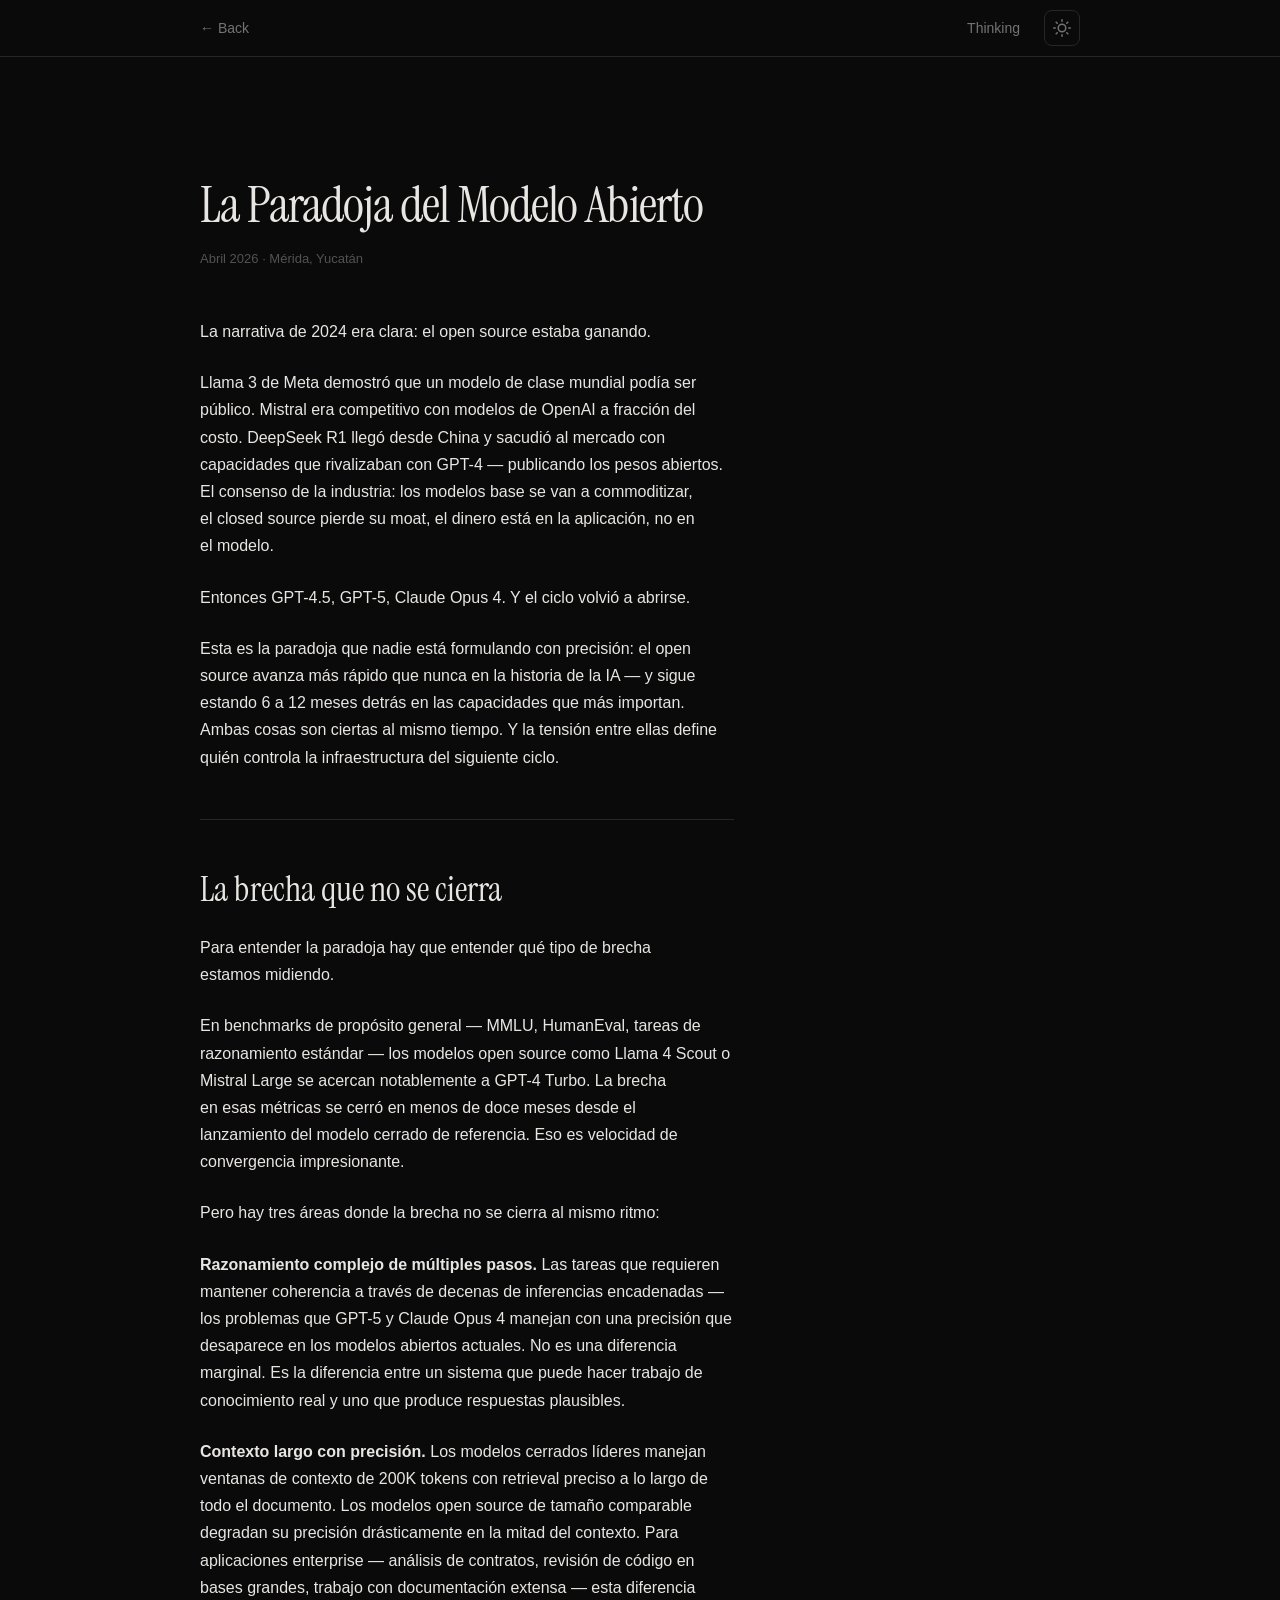
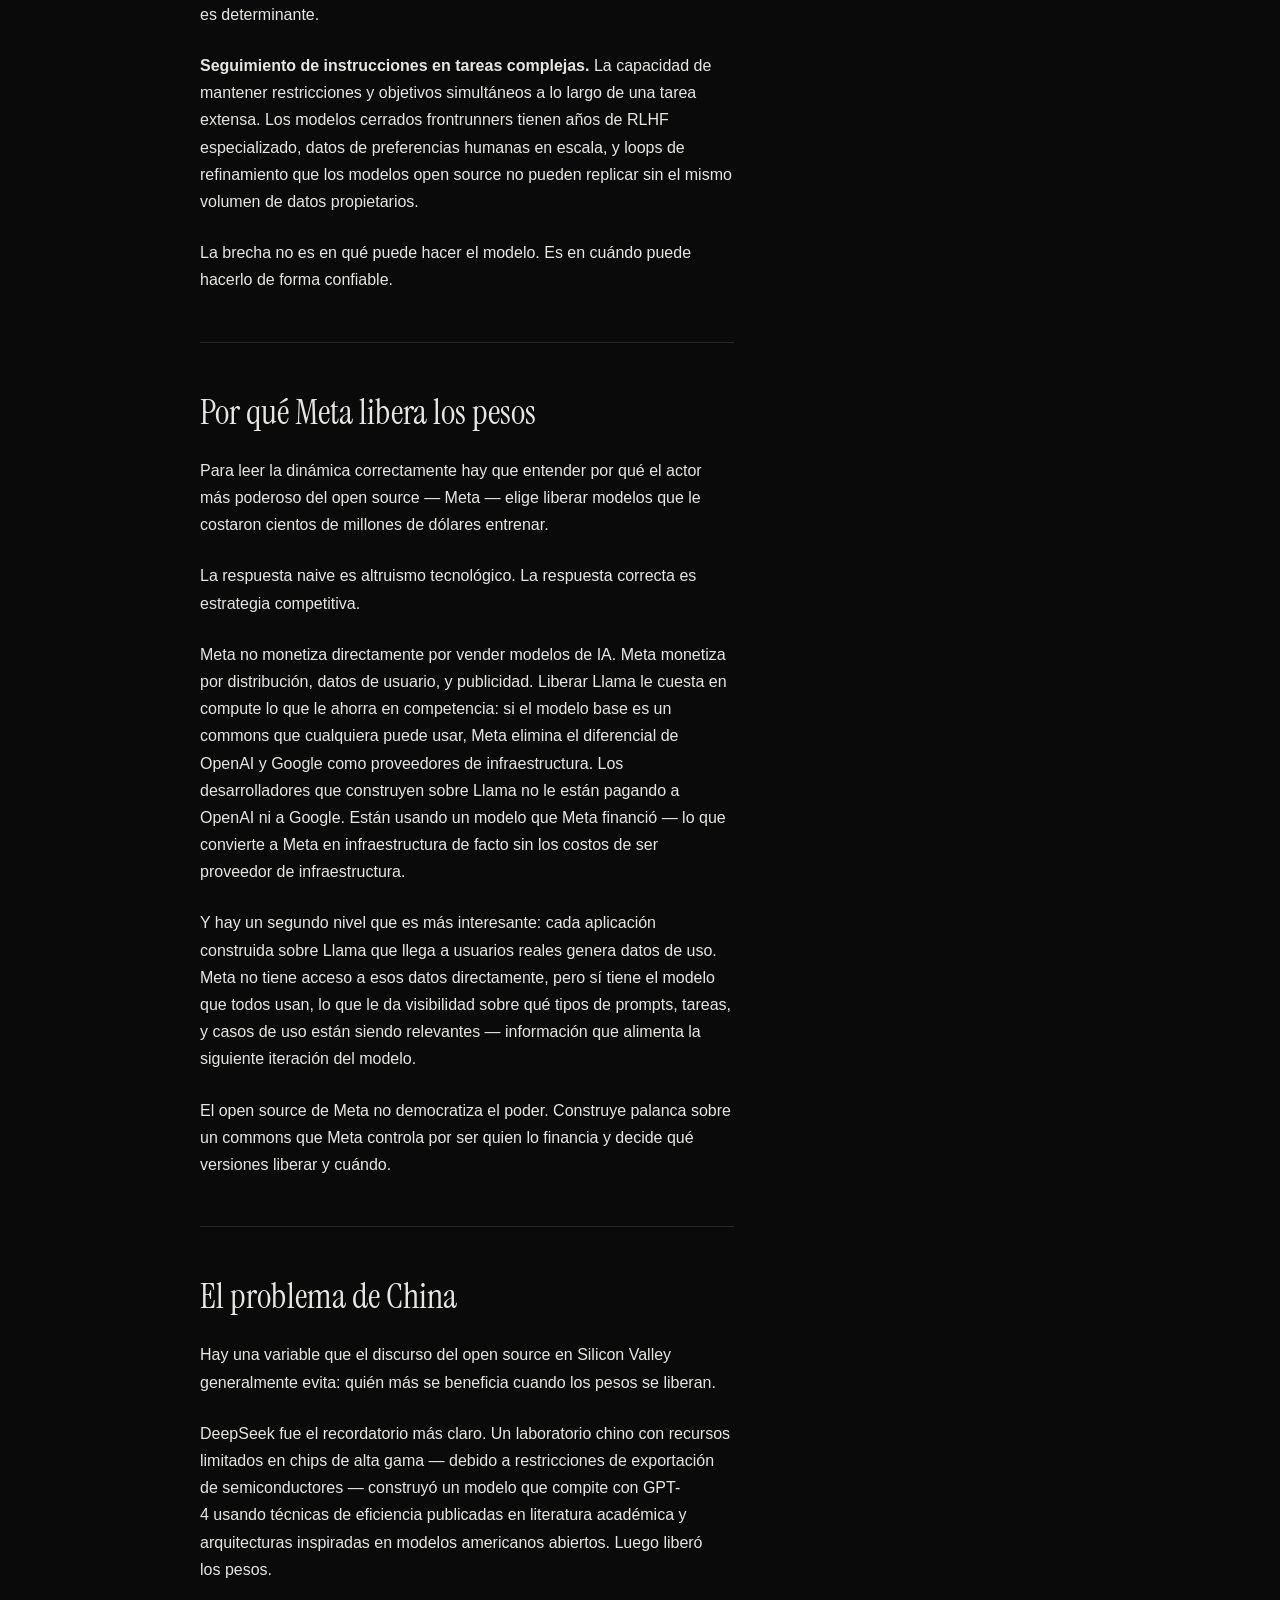
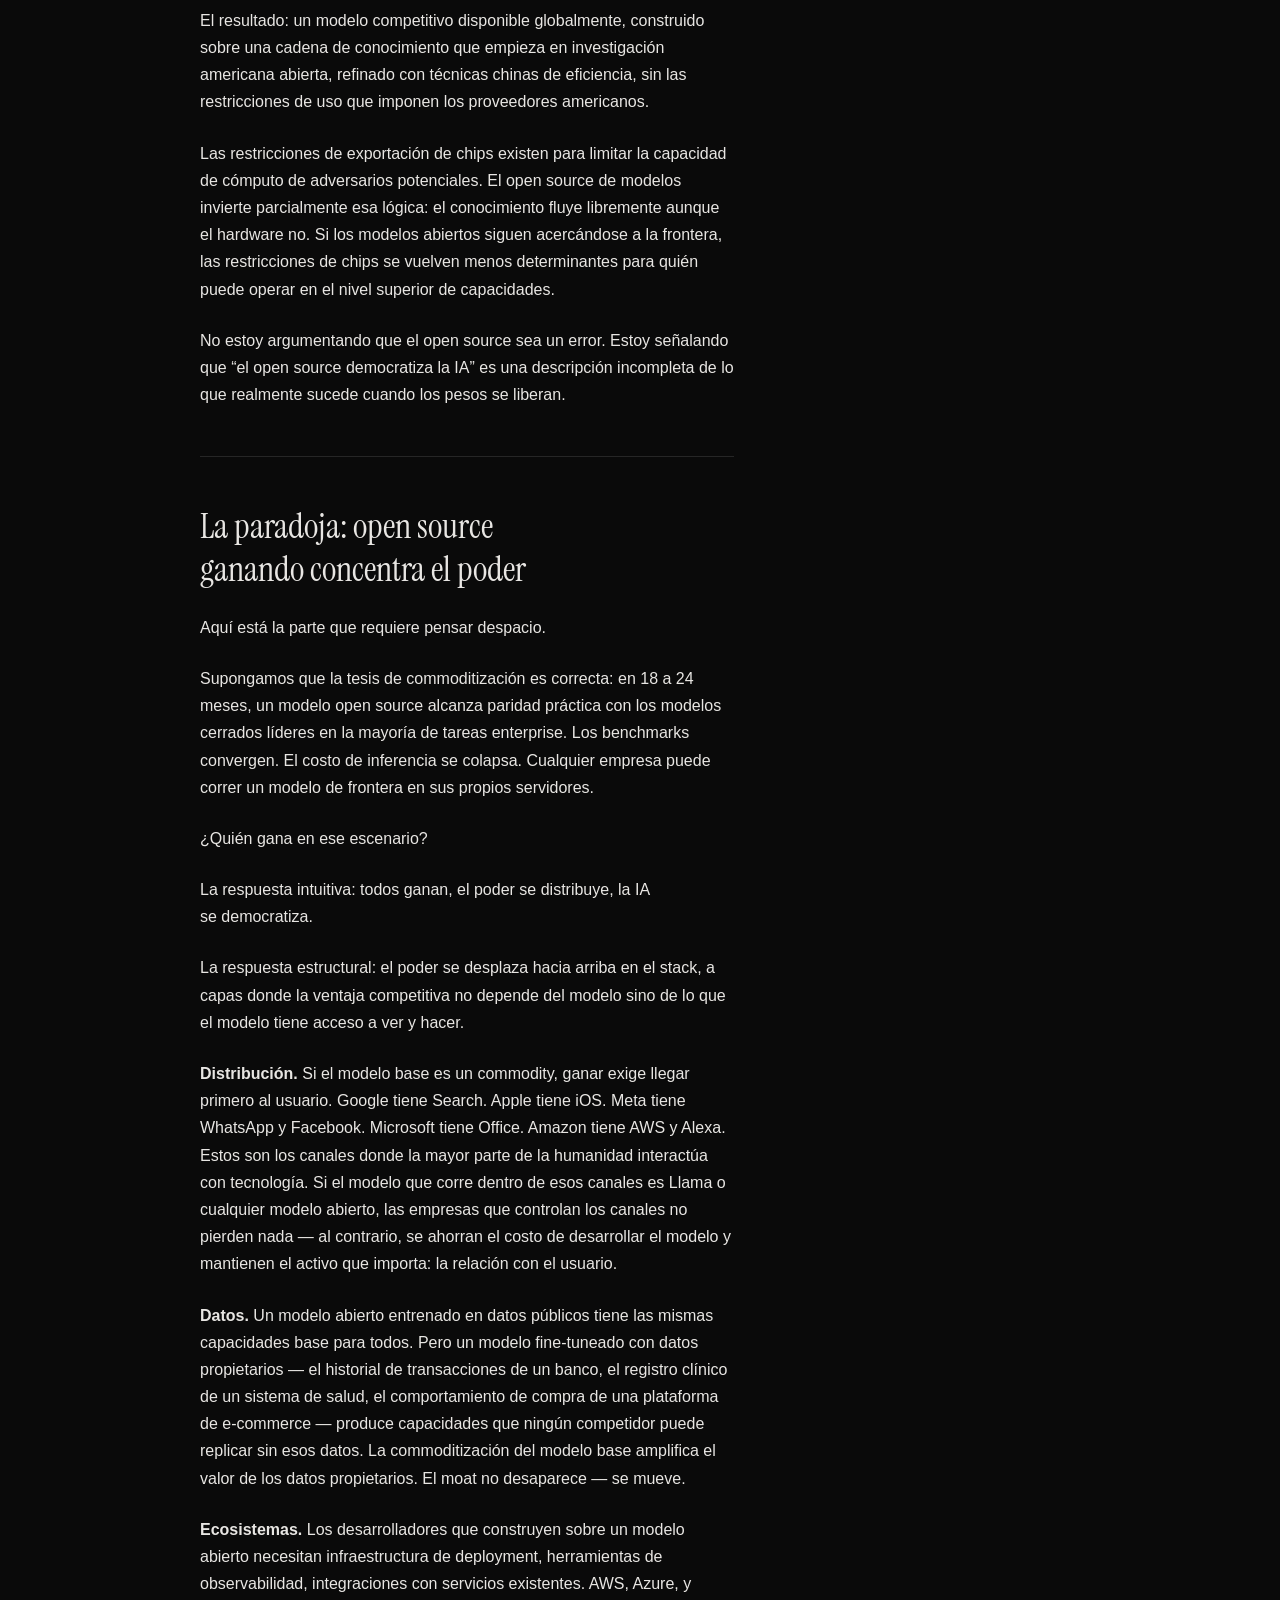
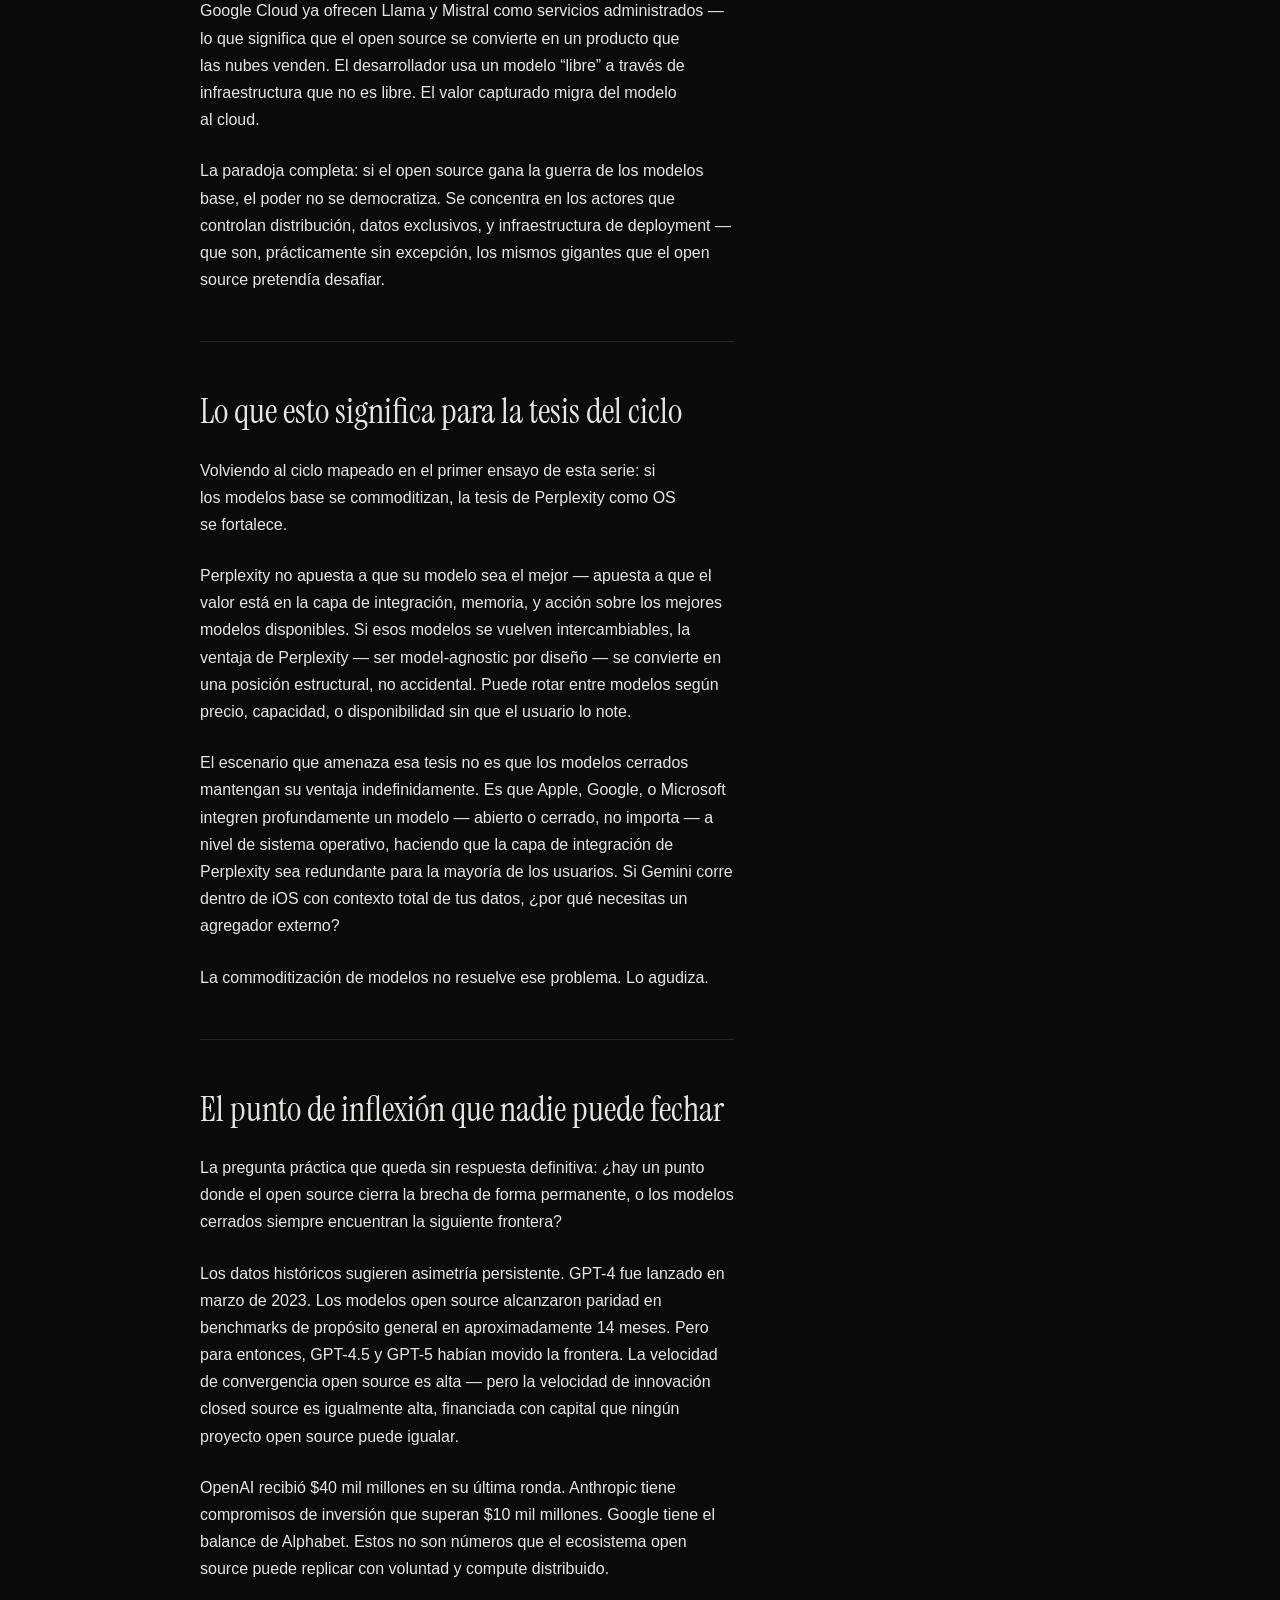
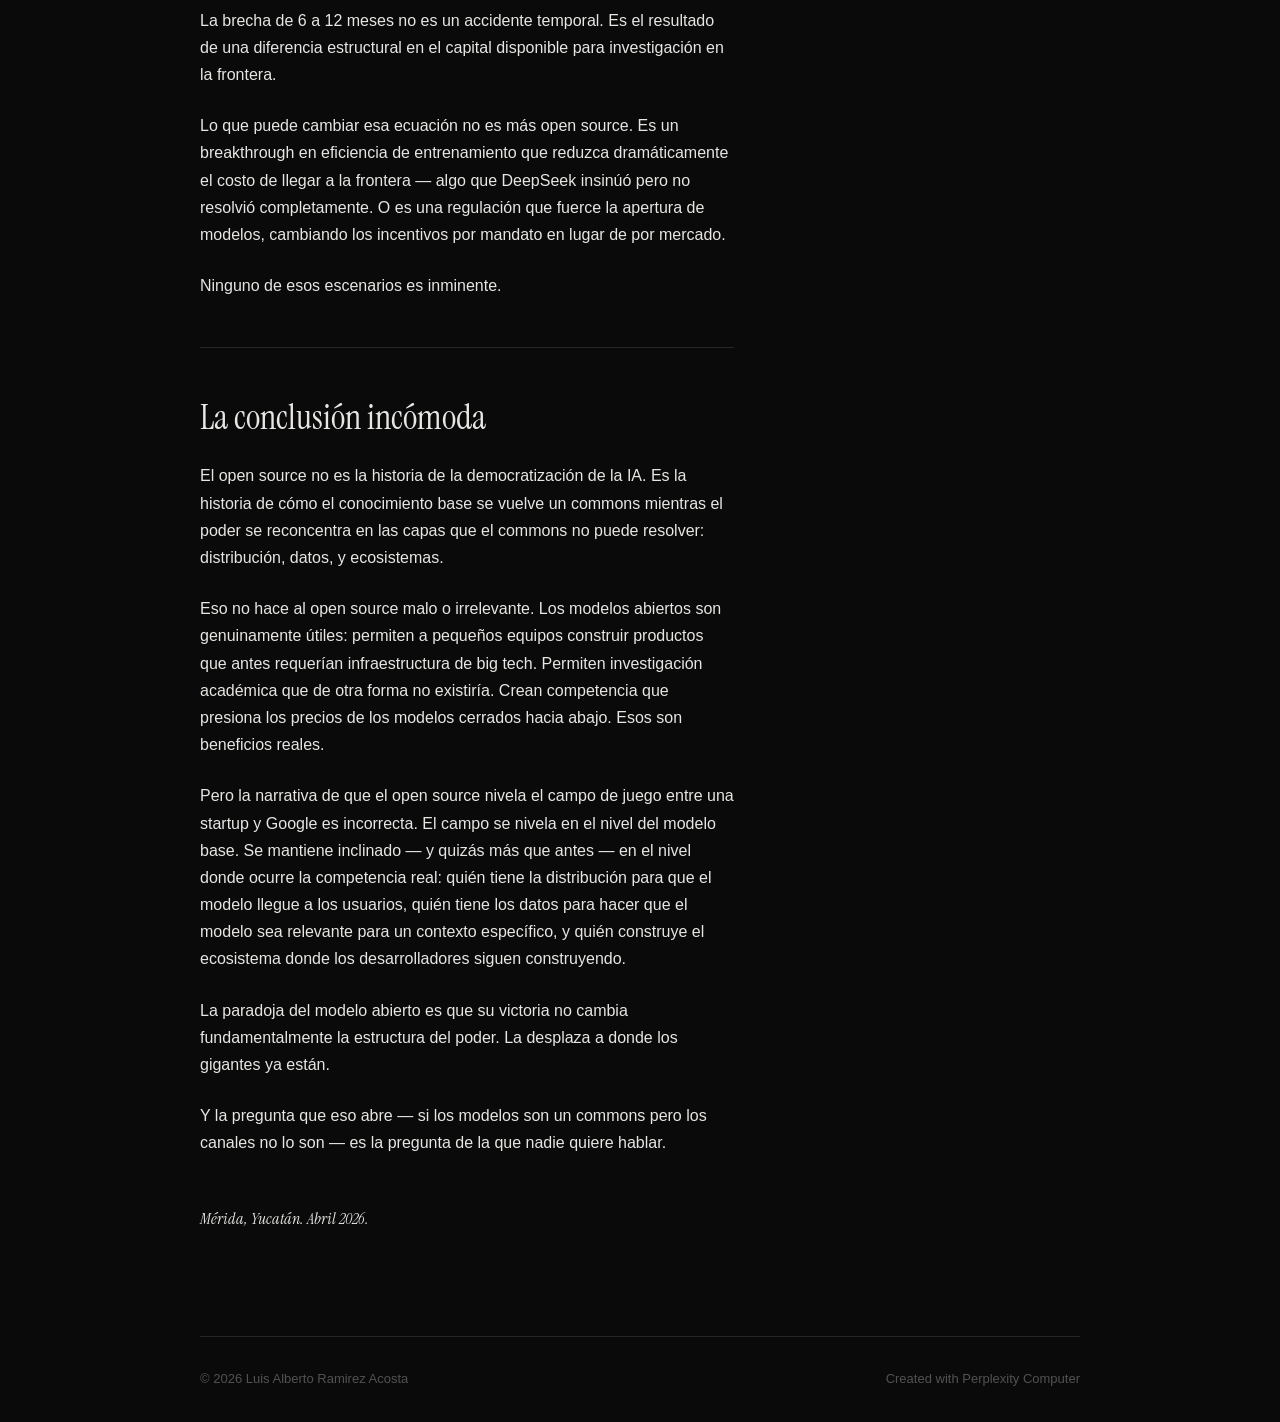
<file: la-paradoja-del-modelo-abierto.html>
<!DOCTYPE html>
<html lang="es" data-theme="dark">
<head>
<!--
   ______                            __
  / ____/___  ____ ___  ____  __  __/ /____  _____
 / /   / __ \/ __ `__ \/ __ \/ / / / __/ _ \/ ___/
/ /___/ /_/ / / / / / / /_/ / /_/ / /_/  __/ /
\____/\____/_/ /_/ /_/ .___/\__,_/\__/\___/_/
                    /_/
        Created with Perplexity Computer
        https://www.perplexity.ai/computer
-->

<meta name="generator" content="Perplexity Computer">
<meta name="author" content="Luis Alberto Ramirez Acosta">
<meta property="og:see_also" content="https://www.perplexity.ai/computer">
<link rel="author" href="https://www.perplexity.ai/computer">

<meta charset="UTF-8">
<meta name="viewport" content="width=device-width, initial-scale=1.0">
<title>La Paradoja del Modelo Abierto — Luis Alberto Ramirez Acosta</title>
<meta name="description" content="El open source avanza más rápido que nunca y sigue estando 6-12 meses detrás en las capacidades que importan. La paradoja: si el open source gana, el poder no se democratiza — se concentra en capas más altas.">

<meta property="og:title" content="La Paradoja del Modelo Abierto — Luis Alberto Ramirez Acosta">
<meta property="og:description" content="El open source avanza más rápido que nunca y sigue estando 6-12 meses detrás. Si gana, el poder no se democratiza — se concentra en capas más altas.">
<meta property="og:type" content="article">

<link rel="preconnect" href="https://fonts.googleapis.com">
<link rel="preconnect" href="https://fonts.gstatic.com" crossorigin>
<link href="https://fonts.googleapis.com/css2?family=Instrument+Serif:ital@0;1&display=swap" rel="stylesheet">
<link href="https://api.fontshare.com/v2/css?f[]=satoshi@300,400,500,700&display=swap" rel="stylesheet">

<link rel="icon" href="./vitruvian.svg" type="image/svg+xml">
<link rel="stylesheet" href="./base.css">
<link rel="stylesheet" href="./style.css">
</head>
<body>

  <header class="site-header">
    <div class="header-inner">
      <a href="./index.html" class="back-link">&larr; Back</a>
      <nav class="header-nav">
        <a href="./index.html#thinking">Thinking</a>
        <button class="theme-toggle" data-theme-toggle aria-label="Switch to light mode">
          <svg width="18" height="18" viewBox="0 0 24 24" fill="none" stroke="currentColor" stroke-width="2" stroke-linecap="round" stroke-linejoin="round">
            <circle cx="12" cy="12" r="5"/>
            <path d="M12 1v2M12 21v2M4.22 4.22l1.42 1.42M18.36 18.36l1.42 1.42M1 12h2M21 12h2M4.22 19.78l1.42-1.42M18.36 5.64l1.42-1.42"/>
          </svg>
        </button>
      </nav>
    </div>
  </header>

  <main class="site-wrapper">
    <article class="article">
      <header class="article-header">
        <h1 class="article-title hero-enter">La Paradoja del Modelo Abierto</h1>
        <p class="article-meta hero-enter hero-enter-delay-1">Abril 2026 &middot; M&eacute;rida, Yucat&aacute;n</p>
      </header>

      <div class="article-body hero-enter hero-enter-delay-2">

        <p>La narrativa de 2024 era clara: el open source estaba ganando.</p>

        <p>Llama 3 de Meta demostr&oacute; que un modelo de clase mundial pod&iacute;a ser p&uacute;blico. Mistral era competitivo con modelos de OpenAI a fracci&oacute;n del costo. DeepSeek R1 lleg&oacute; desde China y sacudi&oacute; al mercado con capacidades que rivalizaban con GPT-4 &mdash; publicando los pesos abiertos. El consenso de la industria: los modelos base se van a commoditizar, el closed source pierde su moat, el dinero est&aacute; en la aplicaci&oacute;n, no en el modelo.</p>

        <p>Entonces GPT-4.5, GPT-5, Claude Opus 4. Y el ciclo volvi&oacute; a abrirse.</p>

        <p>Esta es la paradoja que nadie est&aacute; formulando con precisi&oacute;n: el open source avanza m&aacute;s r&aacute;pido que nunca en la historia de la IA &mdash; y sigue estando 6 a 12 meses detr&aacute;s en las capacidades que m&aacute;s importan. Ambas cosas son ciertas al mismo tiempo. Y la tensi&oacute;n entre ellas define qui&eacute;n controla la infraestructura del siguiente ciclo.</p>

        <hr>

        <h2>La brecha que no se cierra</h2>

        <p>Para entender la paradoja hay que entender qu&eacute; tipo de brecha estamos midiendo.</p>

        <p>En benchmarks de prop&oacute;sito general &mdash; MMLU, HumanEval, tareas de razonamiento est&aacute;ndar &mdash; los modelos open source como Llama 4 Scout o Mistral Large se acercan notablemente a GPT-4 Turbo. La brecha en esas m&eacute;tricas se cerr&oacute; en menos de doce meses desde el lanzamiento del modelo cerrado de referencia. Eso es velocidad de convergencia impresionante.</p>

        <p>Pero hay tres &aacute;reas donde la brecha no se cierra al mismo ritmo:</p>

        <p><strong>Razonamiento complejo de m&uacute;ltiples pasos.</strong> Las tareas que requieren mantener coherencia a trav&eacute;s de decenas de inferencias encadenadas &mdash; los problemas que GPT-5 y Claude Opus 4 manejan con una precisi&oacute;n que desaparece en los modelos abiertos actuales. No es una diferencia marginal. Es la diferencia entre un sistema que puede hacer trabajo de conocimiento real y uno que produce respuestas plausibles.</p>

        <p><strong>Contexto largo con precisi&oacute;n.</strong> Los modelos cerrados l&iacute;deres manejan ventanas de contexto de 200K tokens con retrieval preciso a lo largo de todo el documento. Los modelos open source de tama&ntilde;o comparable degradan su precisi&oacute;n dr&aacute;sticamente en la mitad del contexto. Para aplicaciones enterprise &mdash; an&aacute;lisis de contratos, revisi&oacute;n de c&oacute;digo en bases grandes, trabajo con documentaci&oacute;n extensa &mdash; esta diferencia es determinante.</p>

        <p><strong>Seguimiento de instrucciones en tareas complejas.</strong> La capacidad de mantener restricciones y objetivos simult&aacute;neos a lo largo de una tarea extensa. Los modelos cerrados frontrunners tienen a&ntilde;os de RLHF especializado, datos de preferencias humanas en escala, y loops de refinamiento que los modelos open source no pueden replicar sin el mismo volumen de datos propietarios.</p>

        <p>La brecha no es en qu&eacute; puede hacer el modelo. Es en cu&aacute;ndo puede hacerlo de forma confiable.</p>

        <hr>

        <h2>Por qu&eacute; Meta libera los pesos</h2>

        <p>Para leer la din&aacute;mica correctamente hay que entender por qu&eacute; el actor m&aacute;s poderoso del open source &mdash; Meta &mdash; elige liberar modelos que le costaron cientos de millones de d&oacute;lares entrenar.</p>

        <p>La respuesta naive es altruismo tecnol&oacute;gico. La respuesta correcta es estrategia competitiva.</p>

        <p>Meta no monetiza directamente por vender modelos de IA. Meta monetiza por distribuci&oacute;n, datos de usuario, y publicidad. Liberar Llama le cuesta en compute lo que le ahorra en competencia: si el modelo base es un commons que cualquiera puede usar, Meta elimina el diferencial de OpenAI y Google como proveedores de infraestructura. Los desarrolladores que construyen sobre Llama no le est&aacute;n pagando a OpenAI ni a Google. Est&aacute;n usando un modelo que Meta financi&oacute; &mdash; lo que convierte a Meta en infraestructura de facto sin los costos de ser proveedor de infraestructura.</p>

        <p>Y hay un segundo nivel que es m&aacute;s interesante: cada aplicaci&oacute;n construida sobre Llama que llega a usuarios reales genera datos de uso. Meta no tiene acceso a esos datos directamente, pero s&iacute; tiene el modelo que todos usan, lo que le da visibilidad sobre qu&eacute; tipos de prompts, tareas, y casos de uso est&aacute;n siendo relevantes &mdash; informaci&oacute;n que alimenta la siguiente iteraci&oacute;n del modelo.</p>

        <p>El open source de Meta no democratiza el poder. Construye palanca sobre un commons que Meta controla por ser quien lo financia y decide qu&eacute; versiones liberar y cu&aacute;ndo.</p>

        <hr>

        <h2>El problema de China</h2>

        <p>Hay una variable que el discurso del open source en Silicon Valley generalmente evita: qui&eacute;n m&aacute;s se beneficia cuando los pesos se liberan.</p>

        <p>DeepSeek fue el recordatorio m&aacute;s claro. Un laboratorio chino con recursos limitados en chips de alta gama &mdash; debido a restricciones de exportaci&oacute;n de semiconductores &mdash; construy&oacute; un modelo que compite con GPT-4 usando t&eacute;cnicas de eficiencia publicadas en literatura acad&eacute;mica y arquitecturas inspiradas en modelos americanos abiertos. Luego liber&oacute; los pesos.</p>

        <p>El resultado: un modelo competitivo disponible globalmente, construido sobre una cadena de conocimiento que empieza en investigaci&oacute;n americana abierta, refinado con t&eacute;cnicas chinas de eficiencia, sin las restricciones de uso que imponen los proveedores americanos.</p>

        <p>Las restricciones de exportaci&oacute;n de chips existen para limitar la capacidad de c&oacute;mputo de adversarios potenciales. El open source de modelos invierte parcialmente esa l&oacute;gica: el conocimiento fluye libremente aunque el hardware no. Si los modelos abiertos siguen acercándose a la frontera, las restricciones de chips se vuelven menos determinantes para qui&eacute;n puede operar en el nivel superior de capacidades.</p>

        <p>No estoy argumentando que el open source sea un error. Estoy se&ntilde;alando que &ldquo;el open source democratiza la IA&rdquo; es una descripci&oacute;n incompleta de lo que realmente sucede cuando los pesos se liberan.</p>

        <hr>

        <h2>La paradoja: open source ganando concentra el poder</h2>

        <p>Aqu&iacute; est&aacute; la parte que requiere pensar despacio.</p>

        <p>Supongamos que la tesis de commoditizaci&oacute;n es correcta: en 18 a 24 meses, un modelo open source alcanza paridad pr&aacute;ctica con los modelos cerrados l&iacute;deres en la mayor&iacute;a de tareas enterprise. Los benchmarks convergen. El costo de inferencia se colapsa. Cualquier empresa puede correr un modelo de frontera en sus propios servidores.</p>

        <p>&iquest;Qui&eacute;n gana en ese escenario?</p>

        <p>La respuesta intuitiva: todos ganan, el poder se distribuye, la IA se democratiza.</p>

        <p>La respuesta estructural: el poder se desplaza hacia arriba en el stack, a capas donde la ventaja competitiva no depende del modelo sino de lo que el modelo tiene acceso a ver y hacer.</p>

        <p><strong>Distribuci&oacute;n.</strong> Si el modelo base es un commodity, ganar exige llegar primero al usuario. Google tiene Search. Apple tiene iOS. Meta tiene WhatsApp y Facebook. Microsoft tiene Office. Amazon tiene AWS y Alexa. Estos son los canales donde la mayor parte de la humanidad interact&uacute;a con tecnolog&iacute;a. Si el modelo que corre dentro de esos canales es Llama o cualquier modelo abierto, las empresas que controlan los canales no pierden nada &mdash; al contrario, se ahorran el costo de desarrollar el modelo y mantienen el activo que importa: la relaci&oacute;n con el usuario.</p>

        <p><strong>Datos.</strong> Un modelo abierto entrenado en datos p&uacute;blicos tiene las mismas capacidades base para todos. Pero un modelo fine-tuneado con datos propietarios &mdash; el historial de transacciones de un banco, el registro cl&iacute;nico de un sistema de salud, el comportamiento de compra de una plataforma de e-commerce &mdash; produce capacidades que ning&uacute;n competidor puede replicar sin esos datos. La commoditizaci&oacute;n del modelo base amplifica el valor de los datos propietarios. El moat no desaparece &mdash; se mueve.</p>

        <p><strong>Ecosistemas.</strong> Los desarrolladores que construyen sobre un modelo abierto necesitan infraestructura de deployment, herramientas de observabilidad, integraciones con servicios existentes. AWS, Azure, y Google Cloud ya ofrecen Llama y Mistral como servicios administrados &mdash; lo que significa que el open source se convierte en un producto que las nubes venden. El desarrollador usa un modelo &ldquo;libre&rdquo; a trav&eacute;s de infraestructura que no es libre. El valor capturado migra del modelo al cloud.</p>

        <p>La paradoja completa: si el open source gana la guerra de los modelos base, el poder no se democratiza. Se concentra en los actores que controlan distribuci&oacute;n, datos exclusivos, y infraestructura de deployment &mdash; que son, pr&aacute;cticamente sin excepci&oacute;n, los mismos gigantes que el open source pretend&iacute;a desafiar.</p>

        <hr>

        <h2>Lo que esto significa para la tesis del ciclo</h2>

        <p>Volviendo al ciclo mapeado en el primer ensayo de esta serie: si los modelos base se commoditizan, la tesis de Perplexity como OS se fortalece.</p>

        <p>Perplexity no apuesta a que su modelo sea el mejor &mdash; apuesta a que el valor est&aacute; en la capa de integraci&oacute;n, memoria, y acci&oacute;n sobre los mejores modelos disponibles. Si esos modelos se vuelven intercambiables, la ventaja de Perplexity &mdash; ser model-agnostic por dise&ntilde;o &mdash; se convierte en una posici&oacute;n estructural, no accidental. Puede rotar entre modelos seg&uacute;n precio, capacidad, o disponibilidad sin que el usuario lo note.</p>

        <p>El escenario que amenaza esa tesis no es que los modelos cerrados mantengan su ventaja indefinidamente. Es que Apple, Google, o Microsoft integren profundamente un modelo &mdash; abierto o cerrado, no importa &mdash; a nivel de sistema operativo, haciendo que la capa de integraci&oacute;n de Perplexity sea redundante para la mayor&iacute;a de los usuarios. Si Gemini corre dentro de iOS con contexto total de tus datos, &iquest;por qu&eacute; necesitas un agregador externo?</p>

        <p>La commoditizaci&oacute;n de modelos no resuelve ese problema. Lo agudiza.</p>

        <hr>

        <h2>El punto de inflexi&oacute;n que nadie puede fechar</h2>

        <p>La pregunta pr&aacute;ctica que queda sin respuesta definitiva: &iquest;hay un punto donde el open source cierra la brecha de forma permanente, o los modelos cerrados siempre encuentran la siguiente frontera?</p>

        <p>Los datos hist&oacute;ricos sugieren asimetr&iacute;a persistente. GPT-4 fue lanzado en marzo de 2023. Los modelos open source alcanzaron paridad en benchmarks de prop&oacute;sito general en aproximadamente 14 meses. Pero para entonces, GPT-4.5 y GPT-5 hab&iacute;an movido la frontera. La velocidad de convergencia open source es alta &mdash; pero la velocidad de innovaci&oacute;n closed source es igualmente alta, financiada con capital que ning&uacute;n proyecto open source puede igualar.</p>

        <p>OpenAI recibi&oacute; $40 mil millones en su &uacute;ltima ronda. Anthropic tiene compromisos de inversi&oacute;n que superan $10 mil millones. Google tiene el balance de Alphabet. Estos no son n&uacute;meros que el ecosistema open source puede replicar con voluntad y compute distribuido.</p>

        <p>La brecha de 6 a 12 meses no es un accidente temporal. Es el resultado de una diferencia estructural en el capital disponible para investigaci&oacute;n en la frontera.</p>

        <p>Lo que puede cambiar esa ecuaci&oacute;n no es m&aacute;s open source. Es un breakthrough en eficiencia de entrenamiento que reduzca dram&aacute;ticamente el costo de llegar a la frontera &mdash; algo que DeepSeek insin&uacute;&oacute; pero no resolvi&oacute; completamente. O es una regulaci&oacute;n que fuerce la apertura de modelos, cambiando los incentivos por mandato en lugar de por mercado.</p>

        <p>Ninguno de esos escenarios es inminente.</p>

        <hr>

        <h2>La conclusi&oacute;n inc&oacute;moda</h2>

        <p>El open source no es la historia de la democratizaci&oacute;n de la IA. Es la historia de c&oacute;mo el conocimiento base se vuelve un commons mientras el poder se reconcentra en las capas que el commons no puede resolver: distribuci&oacute;n, datos, y ecosistemas.</p>

        <p>Eso no hace al open source malo o irrelevante. Los modelos abiertos son genuinamente &uacute;tiles: permiten a peque&ntilde;os equipos construir productos que antes requer&iacute;an infraestructura de big tech. Permiten investigaci&oacute;n acad&eacute;mica que de otra forma no existir&iacute;a. Crean competencia que presiona los precios de los modelos cerrados hacia abajo. Esos son beneficios reales.</p>

        <p>Pero la narrativa de que el open source nivela el campo de juego entre una startup y Google es incorrecta. El campo se nivela en el nivel del modelo base. Se mantiene inclinado &mdash; y quiz&aacute;s m&aacute;s que antes &mdash; en el nivel donde ocurre la competencia real: qui&eacute;n tiene la distribuci&oacute;n para que el modelo llegue a los usuarios, qui&eacute;n tiene los datos para hacer que el modelo sea relevante para un contexto espec&iacute;fico, y qui&eacute;n construye el ecosistema donde los desarrolladores siguen construyendo.</p>

        <p>La paradoja del modelo abierto es que su victoria no cambia fundamentalmente la estructura del poder. La desplaza a donde los gigantes ya est&aacute;n.</p>

        <p>Y la pregunta que eso abre &mdash; si los modelos son un commons pero los canales no lo son &mdash; es la pregunta de la que nadie quiere hablar.</p>

        <p class="article-sign">M&eacute;rida, Yucat&aacute;n. Abril 2026.</p>

      </div>
    </article>
  </main>

  <footer class="site-wrapper">
    <div class="site-footer">
      <span class="footer-text">&copy; 2026 Luis Alberto Ramirez Acosta</span>
      <a href="https://www.perplexity.ai/computer" target="_blank" rel="noopener noreferrer" class="footer-text">
        Created with Perplexity Computer
      </a>
    </div>
  </footer>

  <script>
    (function() {
      const toggle = document.querySelector('[data-theme-toggle]');
      const root = document.documentElement;
      let theme = 'dark';
      root.setAttribute('data-theme', theme);
      const sunIcon = '<svg width="18" height="18" viewBox="0 0 24 24" fill="none" stroke="currentColor" stroke-width="2" stroke-linecap="round" stroke-linejoin="round"><circle cx="12" cy="12" r="5"/><path d="M12 1v2M12 21v2M4.22 4.22l1.42 1.42M18.36 18.36l1.42 1.42M1 12h2M21 12h2M4.22 19.78l1.42-1.42M18.36 5.64l1.42-1.42"/></svg>';
      const moonIcon = '<svg width="18" height="18" viewBox="0 0 24 24" fill="none" stroke="currentColor" stroke-width="2" stroke-linecap="round" stroke-linejoin="round"><path d="M21 12.79A9 9 0 1 1 11.21 3 7 7 0 0 0 21 12.79z"/></svg>';
      function updateIcon() {
        if (toggle) {
          toggle.innerHTML = theme === 'dark' ? sunIcon : moonIcon;
          toggle.setAttribute('aria-label', 'Switch to ' + (theme === 'dark' ? 'light' : 'dark') + ' mode');
        }
      }
      updateIcon();
      if (toggle) {
        toggle.addEventListener('click', function() {
          theme = theme === 'dark' ? 'light' : 'dark';
          root.setAttribute('data-theme', theme);
          updateIcon();
        });
      }
    })();
  </script>

</body>
</html>
</file>
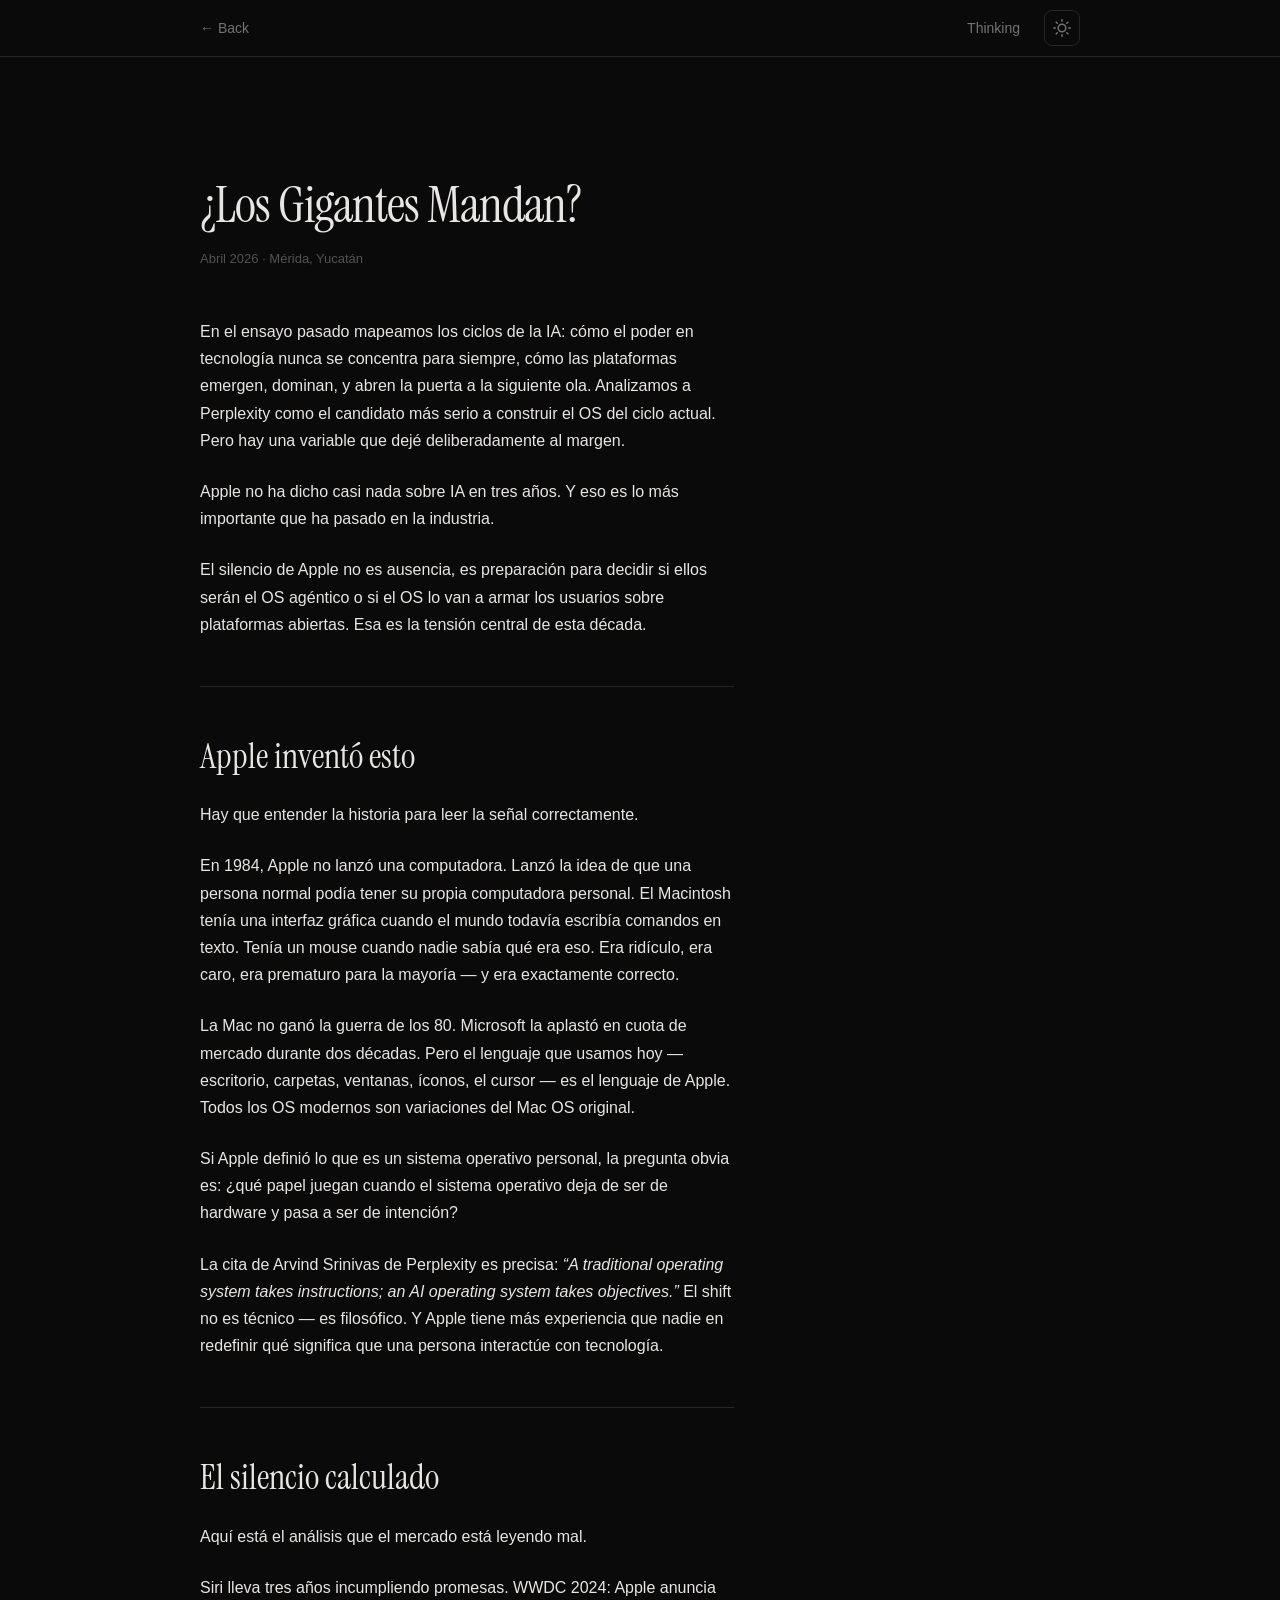
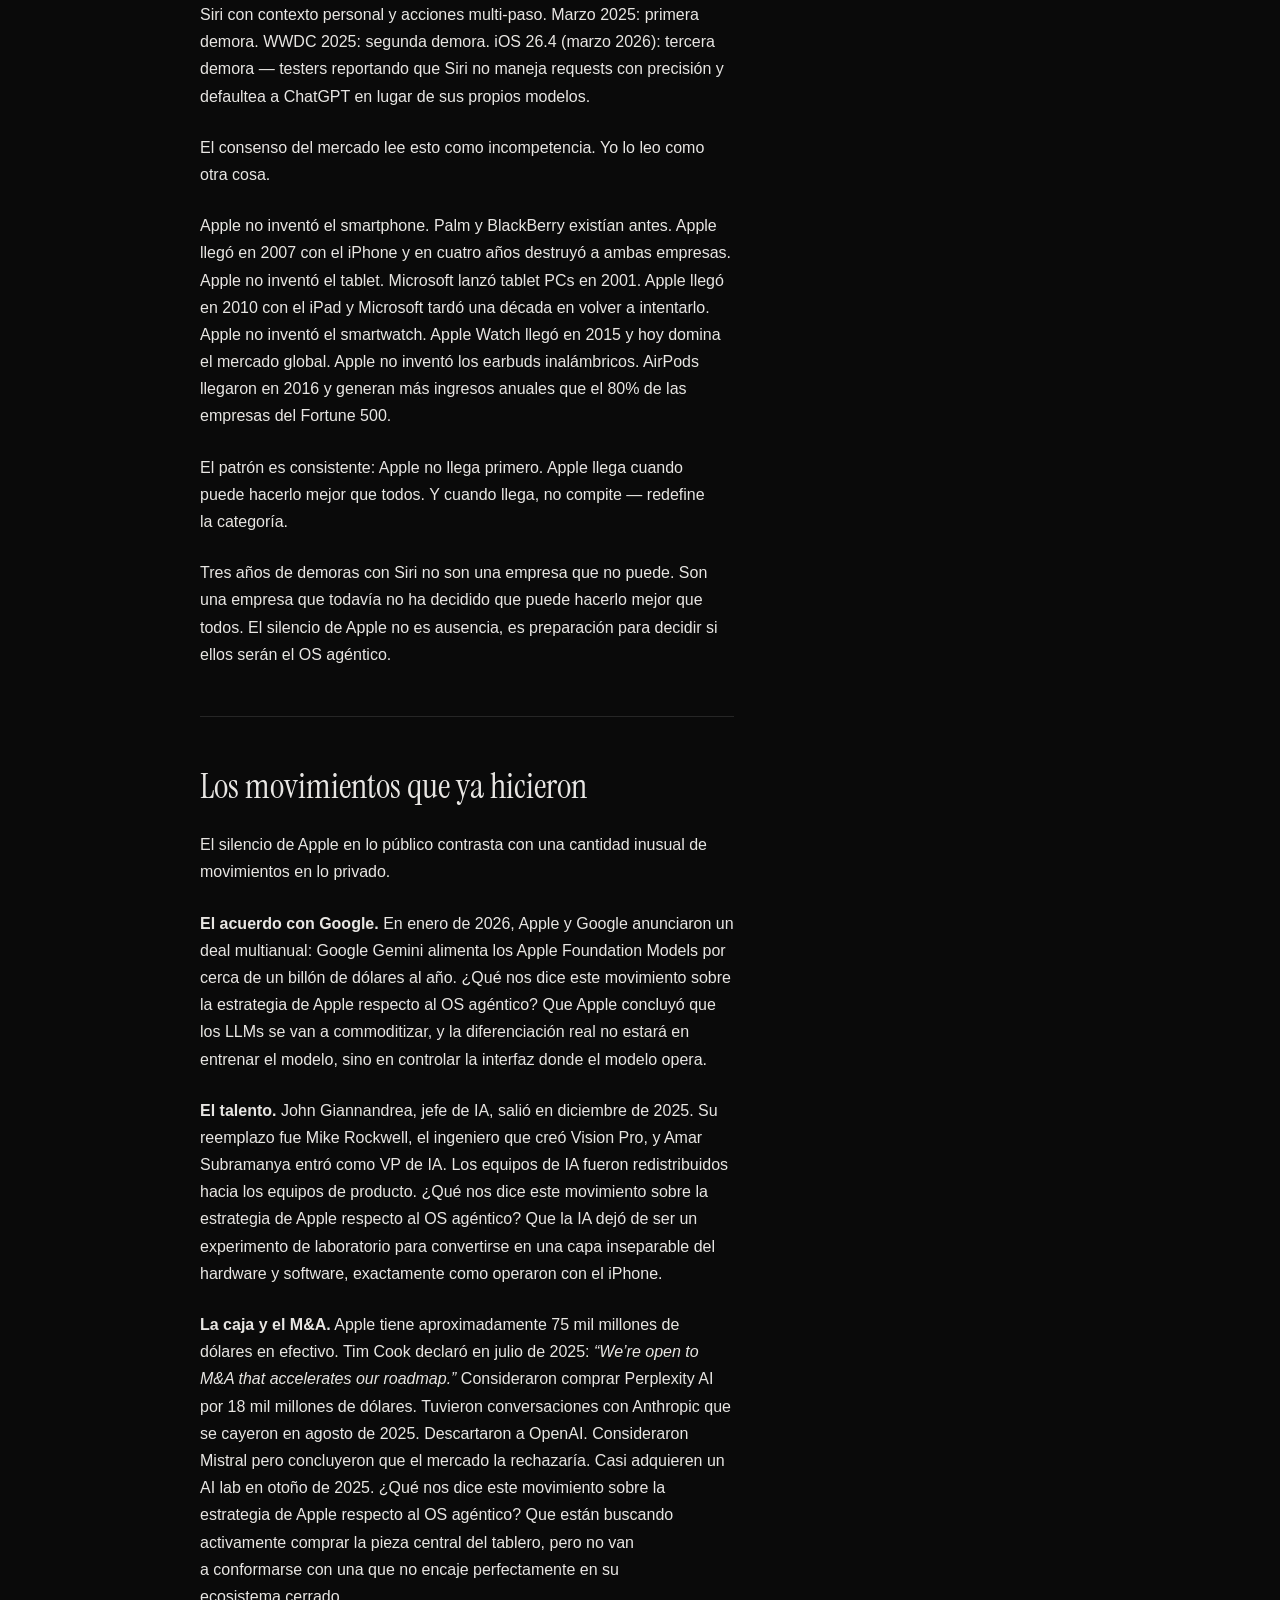
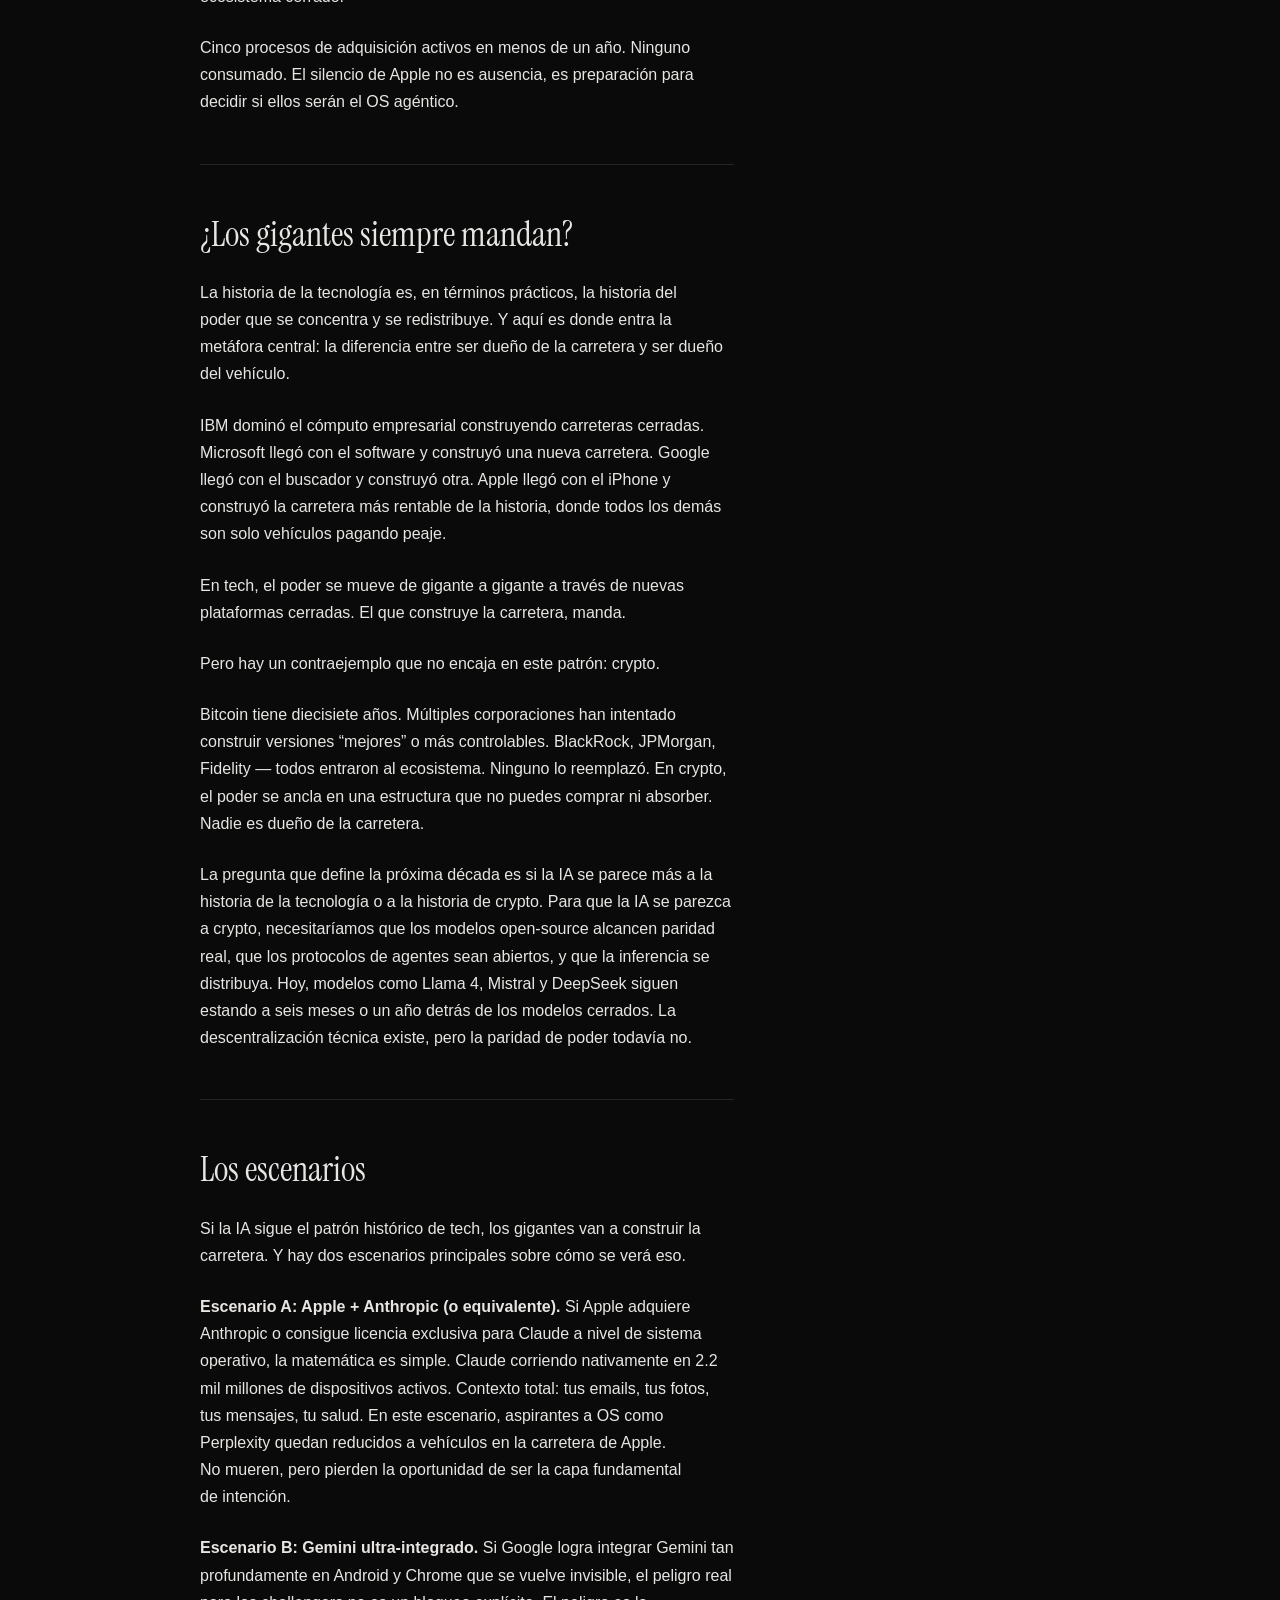
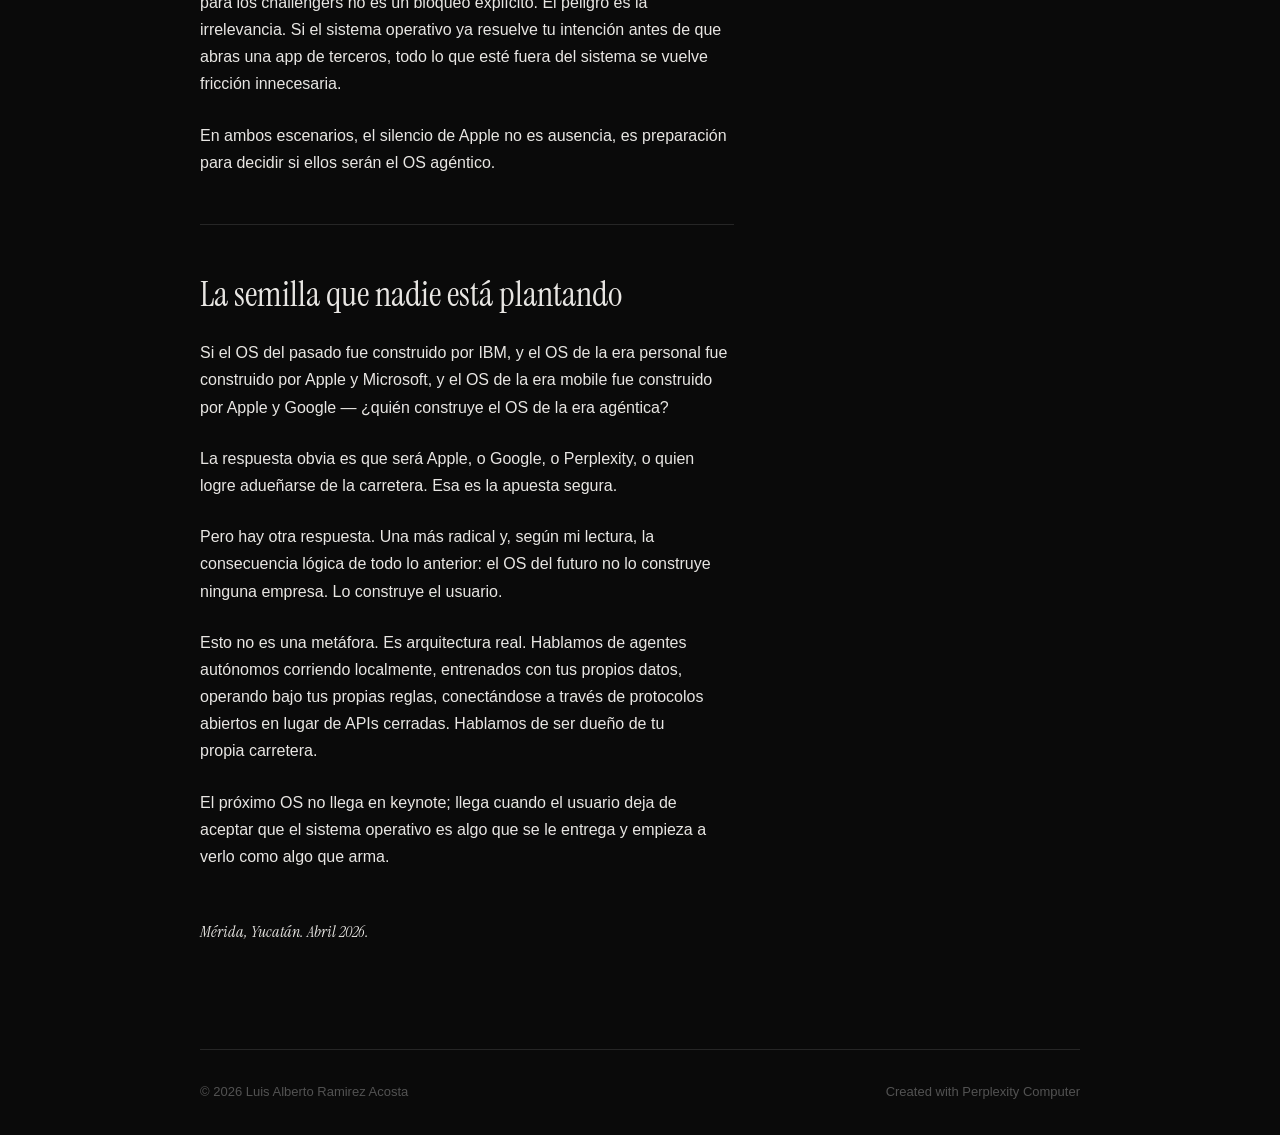
<file: los-gigantes-mandan.html>
<!DOCTYPE html>
<html lang="es" data-theme="dark">
<head>
<!--
   ______                            __
  / ____/___  ____ ___  ____  __  __/ /____  _____
 / /   / __ \/ __ `__ \/ __ \/ / / / __/ _ \/ ___/
/ /___/ /_/ / / / / / / /_/ / /_/ / /_/  __/ /
\____/\____/_/ /_/ /_/ .___/\__,_/\__/\___/_/
                    /_/
        Created with Perplexity Computer
        https://www.perplexity.ai/computer
-->

<meta name="generator" content="Perplexity Computer">
<meta name="author" content="Luis Alberto Ramirez Acosta">
<meta property="og:see_also" content="https://www.perplexity.ai/computer">
<link rel="author" href="https://www.perplexity.ai/computer">

<meta charset="UTF-8">
<meta name="viewport" content="width=device-width, initial-scale=1.0">
<title>¿Los Gigantes Mandan? — Luis Alberto Ramirez Acosta</title>
<meta name="description" content="Apple no ha dicho casi nada sobre IA en tres años. Y eso es lo más importante que ha pasado en la industria. Un análisis del silencio calculado y la pregunta que define la próxima década.">

<meta property="og:title" content="¿Los Gigantes Mandan? — Luis Alberto Ramirez Acosta">
<meta property="og:description" content="Apple no ha dicho casi nada sobre IA en tres años. Y eso es lo más importante que ha pasado en la industria.">
<meta property="og:type" content="article">

<link rel="preconnect" href="https://fonts.googleapis.com">
<link rel="preconnect" href="https://fonts.gstatic.com" crossorigin>
<link href="https://fonts.googleapis.com/css2?family=Instrument+Serif:ital@0;1&display=swap" rel="stylesheet">
<link href="https://api.fontshare.com/v2/css?f[]=satoshi@300,400,500,700&display=swap" rel="stylesheet">

<link rel="icon" href="./vitruvian.svg" type="image/svg+xml">
<link rel="stylesheet" href="./base.css">
<link rel="stylesheet" href="./style.css">
</head>
<body>

  <header class="site-header">
    <div class="header-inner">
      <a href="./index.html" class="back-link">&larr; Back</a>
      <nav class="header-nav">
        <a href="./index.html#thinking">Thinking</a>
        <button class="theme-toggle" data-theme-toggle aria-label="Switch to light mode">
          <svg width="18" height="18" viewBox="0 0 24 24" fill="none" stroke="currentColor" stroke-width="2" stroke-linecap="round" stroke-linejoin="round">
            <circle cx="12" cy="12" r="5"/>
            <path d="M12 1v2M12 21v2M4.22 4.22l1.42 1.42M18.36 18.36l1.42 1.42M1 12h2M21 12h2M4.22 19.78l1.42-1.42M18.36 5.64l1.42-1.42"/>
          </svg>
        </button>
      </nav>
    </div>
  </header>

  <main class="site-wrapper">
    <article class="article">
      <header class="article-header">
        <h1 class="article-title hero-enter">&iquest;Los Gigantes Mandan?</h1>
        <p class="article-meta hero-enter hero-enter-delay-1">Abril 2026 &middot; M&eacute;rida, Yucat&aacute;n</p>
      </header>

      <div class="article-body hero-enter hero-enter-delay-2">

        <p>En el ensayo pasado mapeamos los ciclos de la IA: c&oacute;mo el poder en tecnolog&iacute;a nunca se concentra para siempre, c&oacute;mo las plataformas emergen, dominan, y abren la puerta a la siguiente ola. Analizamos a Perplexity como el candidato m&aacute;s serio a construir el OS del ciclo actual. Pero hay una variable que dej&eacute; deliberadamente al margen.</p>

        <p>Apple no ha dicho casi nada sobre IA en tres a&ntilde;os. Y eso es lo m&aacute;s importante que ha pasado en la industria.</p>

        <p>El silencio de Apple no es ausencia, es preparaci&oacute;n para decidir si ellos ser&aacute;n el OS ag&eacute;ntico o si el OS lo van a armar los usuarios sobre plataformas abiertas. Esa es la tensi&oacute;n central de esta d&eacute;cada.</p>

        <hr>

        <h2>Apple invent&oacute; esto</h2>

        <p>Hay que entender la historia para leer la se&ntilde;al correctamente.</p>

        <p>En 1984, Apple no lanz&oacute; una computadora. Lanz&oacute; la idea de que una persona normal pod&iacute;a tener su propia computadora personal. El Macintosh ten&iacute;a una interfaz gr&aacute;fica cuando el mundo todav&iacute;a escrib&iacute;a comandos en texto. Ten&iacute;a un mouse cuando nadie sab&iacute;a qu&eacute; era eso. Era rid&iacute;culo, era caro, era prematuro para la mayor&iacute;a &mdash; y era exactamente correcto.</p>

        <p>La Mac no gan&oacute; la guerra de los 80. Microsoft la aplast&oacute; en cuota de mercado durante dos d&eacute;cadas. Pero el lenguaje que usamos hoy &mdash; escritorio, carpetas, ventanas, &iacute;conos, el cursor &mdash; es el lenguaje de Apple. Todos los OS modernos son variaciones del Mac OS original.</p>

        <p>Si Apple defini&oacute; lo que es un sistema operativo personal, la pregunta obvia es: &iquest;qu&eacute; papel juegan cuando el sistema operativo deja de ser de hardware y pasa a ser de intenci&oacute;n?</p>

        <p>La cita de Arvind Srinivas de Perplexity es precisa: <em>&ldquo;A traditional operating system takes instructions; an AI operating system takes objectives.&rdquo;</em> El shift no es t&eacute;cnico &mdash; es filos&oacute;fico. Y Apple tiene m&aacute;s experiencia que nadie en redefinir qu&eacute; significa que una persona interact&uacute;e con tecnolog&iacute;a.</p>

        <hr>

        <h2>El silencio calculado</h2>

        <p>Aqu&iacute; est&aacute; el an&aacute;lisis que el mercado est&aacute; leyendo mal.</p>

        <p>Siri lleva tres a&ntilde;os incumpliendo promesas. WWDC 2024: Apple anuncia Siri con contexto personal y acciones multi-paso. Marzo 2025: primera demora. WWDC 2025: segunda demora. iOS 26.4 (marzo 2026): tercera demora &mdash; testers reportando que Siri no maneja requests con precisi&oacute;n y defaultea a ChatGPT en lugar de sus propios modelos.</p>

        <p>El consenso del mercado lee esto como incompetencia. Yo lo leo como otra cosa.</p>

        <p>Apple no invent&oacute; el smartphone. Palm y BlackBerry exist&iacute;an antes. Apple lleg&oacute; en 2007 con el iPhone y en cuatro a&ntilde;os destruy&oacute; a ambas empresas. Apple no invent&oacute; el tablet. Microsoft lanz&oacute; tablet PCs en 2001. Apple lleg&oacute; en 2010 con el iPad y Microsoft tard&oacute; una d&eacute;cada en volver a intentarlo. Apple no invent&oacute; el smartwatch. Apple Watch lleg&oacute; en 2015 y hoy domina el mercado global. Apple no invent&oacute; los earbuds inal&aacute;mbricos. AirPods llegaron en 2016 y generan m&aacute;s ingresos anuales que el 80% de las empresas del Fortune 500.</p>

        <p>El patr&oacute;n es consistente: Apple no llega primero. Apple llega cuando puede hacerlo mejor que todos. Y cuando llega, no compite &mdash; redefine la categor&iacute;a.</p>

        <p>Tres a&ntilde;os de demoras con Siri no son una empresa que no puede. Son una empresa que todav&iacute;a no ha decidido que puede hacerlo mejor que todos. El silencio de Apple no es ausencia, es preparaci&oacute;n para decidir si ellos ser&aacute;n el OS ag&eacute;ntico.</p>

        <hr>

        <h2>Los movimientos que ya hicieron</h2>

        <p>El silencio de Apple en lo p&uacute;blico contrasta con una cantidad inusual de movimientos en lo privado.</p>

        <p><strong>El acuerdo con Google.</strong> En enero de 2026, Apple y Google anunciaron un deal multianual: Google Gemini alimenta los Apple Foundation Models por cerca de un bill&oacute;n de d&oacute;lares al a&ntilde;o. &iquest;Qu&eacute; nos dice este movimiento sobre la estrategia de Apple respecto al OS ag&eacute;ntico? Que Apple concluy&oacute; que los LLMs se van a commoditizar, y la diferenciaci&oacute;n real no estar&aacute; en entrenar el modelo, sino en controlar la interfaz donde el modelo opera.</p>

        <p><strong>El talento.</strong> John Giannandrea, jefe de IA, sali&oacute; en diciembre de 2025. Su reemplazo fue Mike Rockwell, el ingeniero que cre&oacute; Vision Pro, y Amar Subramanya entr&oacute; como VP de IA. Los equipos de IA fueron redistribuidos hacia los equipos de producto. &iquest;Qu&eacute; nos dice este movimiento sobre la estrategia de Apple respecto al OS ag&eacute;ntico? Que la IA dej&oacute; de ser un experimento de laboratorio para convertirse en una capa inseparable del hardware y software, exactamente como operaron con el iPhone.</p>

        <p><strong>La caja y el M&amp;A.</strong> Apple tiene aproximadamente 75 mil millones de d&oacute;lares en efectivo. Tim Cook declar&oacute; en julio de 2025: <em>&ldquo;We&rsquo;re open to M&amp;A that accelerates our roadmap.&rdquo;</em> Consideraron comprar Perplexity AI por 18 mil millones de d&oacute;lares. Tuvieron conversaciones con Anthropic que se cayeron en agosto de 2025. Descartaron a OpenAI. Consideraron Mistral pero concluyeron que el mercado la rechazar&iacute;a. Casi adquieren un AI lab en oto&ntilde;o de 2025. &iquest;Qu&eacute; nos dice este movimiento sobre la estrategia de Apple respecto al OS ag&eacute;ntico? Que est&aacute;n buscando activamente comprar la pieza central del tablero, pero no van a conformarse con una que no encaje perfectamente en su ecosistema cerrado.</p>

        <p>Cinco procesos de adquisici&oacute;n activos en menos de un a&ntilde;o. Ninguno consumado. El silencio de Apple no es ausencia, es preparaci&oacute;n para decidir si ellos ser&aacute;n el OS ag&eacute;ntico.</p>

        <hr>

        <h2>&iquest;Los gigantes siempre mandan?</h2>

        <p>La historia de la tecnolog&iacute;a es, en t&eacute;rminos pr&aacute;cticos, la historia del poder que se concentra y se redistribuye. Y aqu&iacute; es donde entra la met&aacute;fora central: la diferencia entre ser due&ntilde;o de la carretera y ser due&ntilde;o del veh&iacute;culo.</p>

        <p>IBM domin&oacute; el c&oacute;mputo empresarial construyendo carreteras cerradas. Microsoft lleg&oacute; con el software y construy&oacute; una nueva carretera. Google lleg&oacute; con el buscador y construy&oacute; otra. Apple lleg&oacute; con el iPhone y construy&oacute; la carretera m&aacute;s rentable de la historia, donde todos los dem&aacute;s son solo veh&iacute;culos pagando peaje.</p>

        <p>En tech, el poder se mueve de gigante a gigante a trav&eacute;s de nuevas plataformas cerradas. El que construye la carretera, manda.</p>

        <p>Pero hay un contraejemplo que no encaja en este patr&oacute;n: crypto.</p>

        <p>Bitcoin tiene diecisiete a&ntilde;os. M&uacute;ltiples corporaciones han intentado construir versiones &ldquo;mejores&rdquo; o m&aacute;s controlables. BlackRock, JPMorgan, Fidelity &mdash; todos entraron al ecosistema. Ninguno lo reemplaz&oacute;. En crypto, el poder se ancla en una estructura que no puedes comprar ni absorber. Nadie es due&ntilde;o de la carretera.</p>

        <p>La pregunta que define la pr&oacute;xima d&eacute;cada es si la IA se parece m&aacute;s a la historia de la tecnolog&iacute;a o a la historia de crypto. Para que la IA se parezca a crypto, necesitar&iacute;amos que los modelos open-source alcancen paridad real, que los protocolos de agentes sean abiertos, y que la inferencia se distribuya. Hoy, modelos como Llama 4, Mistral y DeepSeek siguen estando a seis meses o un a&ntilde;o detr&aacute;s de los modelos cerrados. La descentralizaci&oacute;n t&eacute;cnica existe, pero la paridad de poder todav&iacute;a no.</p>

        <hr>

        <h2>Los escenarios</h2>

        <p>Si la IA sigue el patr&oacute;n hist&oacute;rico de tech, los gigantes van a construir la carretera. Y hay dos escenarios principales sobre c&oacute;mo se ver&aacute; eso.</p>

        <p><strong>Escenario A: Apple + Anthropic (o equivalente).</strong> Si Apple adquiere Anthropic o consigue licencia exclusiva para Claude a nivel de sistema operativo, la matem&aacute;tica es simple. Claude corriendo nativamente en 2.2 mil millones de dispositivos activos. Contexto total: tus emails, tus fotos, tus mensajes, tu salud. En este escenario, aspirantes a OS como Perplexity quedan reducidos a veh&iacute;culos en la carretera de Apple. No mueren, pero pierden la oportunidad de ser la capa fundamental de intenci&oacute;n.</p>

        <p><strong>Escenario B: Gemini ultra-integrado.</strong> Si Google logra integrar Gemini tan profundamente en Android y Chrome que se vuelve invisible, el peligro real para los challengers no es un bloqueo expl&iacute;cito. El peligro es la irrelevancia. Si el sistema operativo ya resuelve tu intenci&oacute;n antes de que abras una app de terceros, todo lo que est&eacute; fuera del sistema se vuelve fricci&oacute;n innecesaria.</p>

        <p>En ambos escenarios, el silencio de Apple no es ausencia, es preparaci&oacute;n para decidir si ellos ser&aacute;n el OS ag&eacute;ntico.</p>

        <hr>

        <h2>La semilla que nadie est&aacute; plantando</h2>

        <p>Si el OS del pasado fue construido por IBM, y el OS de la era personal fue construido por Apple y Microsoft, y el OS de la era mobile fue construido por Apple y Google &mdash; &iquest;qui&eacute;n construye el OS de la era ag&eacute;ntica?</p>

        <p>La respuesta obvia es que ser&aacute; Apple, o Google, o Perplexity, o quien logre adue&ntilde;arse de la carretera. Esa es la apuesta segura.</p>

        <p>Pero hay otra respuesta. Una m&aacute;s radical y, seg&uacute;n mi lectura, la consecuencia l&oacute;gica de todo lo anterior: el OS del futuro no lo construye ninguna empresa. Lo construye el usuario.</p>

        <p>Esto no es una met&aacute;fora. Es arquitectura real. Hablamos de agentes aut&oacute;nomos corriendo localmente, entrenados con tus propios datos, operando bajo tus propias reglas, conect&aacute;ndose a trav&eacute;s de protocolos abiertos en lugar de APIs cerradas. Hablamos de ser due&ntilde;o de tu propia carretera.</p>

        <p>El pr&oacute;ximo OS no llega en keynote; llega cuando el usuario deja de aceptar que el sistema operativo es algo que se le entrega y empieza a verlo como algo que arma.</p>

        <p class="article-sign">M&eacute;rida, Yucat&aacute;n. Abril 2026.</p>

      </div>
    </article>
  </main>

  <footer class="site-wrapper">
    <div class="site-footer">
      <span class="footer-text">&copy; 2026 Luis Alberto Ramirez Acosta</span>
      <a href="https://www.perplexity.ai/computer" target="_blank" rel="noopener noreferrer" class="footer-text">
        Created with Perplexity Computer
      </a>
    </div>
  </footer>

  <script>
    (function() {
      const toggle = document.querySelector('[data-theme-toggle]');
      const root = document.documentElement;
      let theme = 'dark';
      root.setAttribute('data-theme', theme);
      const sunIcon = '<svg width="18" height="18" viewBox="0 0 24 24" fill="none" stroke="currentColor" stroke-width="2" stroke-linecap="round" stroke-linejoin="round"><circle cx="12" cy="12" r="5"/><path d="M12 1v2M12 21v2M4.22 4.22l1.42 1.42M18.36 18.36l1.42 1.42M1 12h2M21 12h2M4.22 19.78l1.42-1.42M18.36 5.64l1.42-1.42"/></svg>';
      const moonIcon = '<svg width="18" height="18" viewBox="0 0 24 24" fill="none" stroke="currentColor" stroke-width="2" stroke-linecap="round" stroke-linejoin="round"><path d="M21 12.79A9 9 0 1 1 11.21 3 7 7 0 0 0 21 12.79z"/></svg>';
      function updateIcon() {
        if (toggle) {
          toggle.innerHTML = theme === 'dark' ? sunIcon : moonIcon;
          toggle.setAttribute('aria-label', 'Switch to ' + (theme === 'dark' ? 'light' : 'dark') + ' mode');
        }
      }
      updateIcon();
      if (toggle) {
        toggle.addEventListener('click', function() {
          theme = theme === 'dark' ? 'light' : 'dark';
          root.setAttribute('data-theme', theme);
          updateIcon();
        });
      }
    })();
  </script>

</body>
</html>
</file>
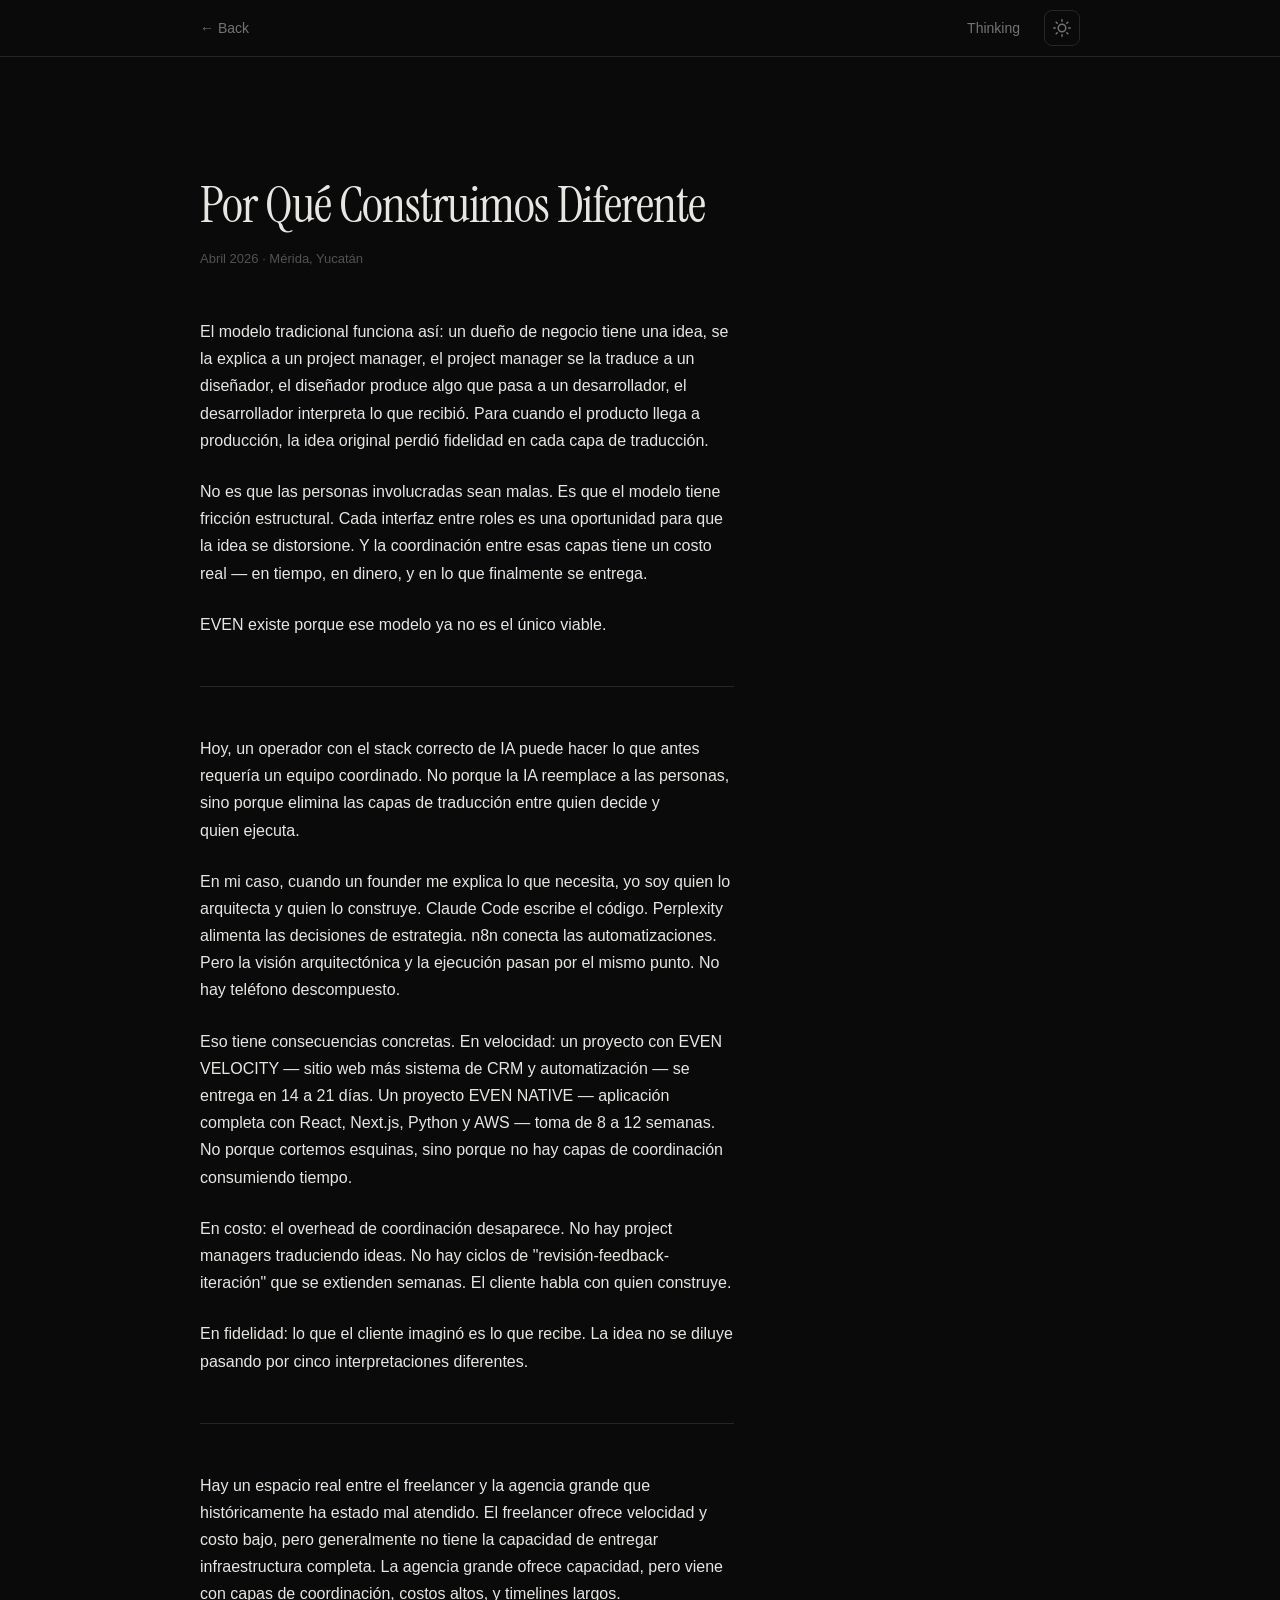
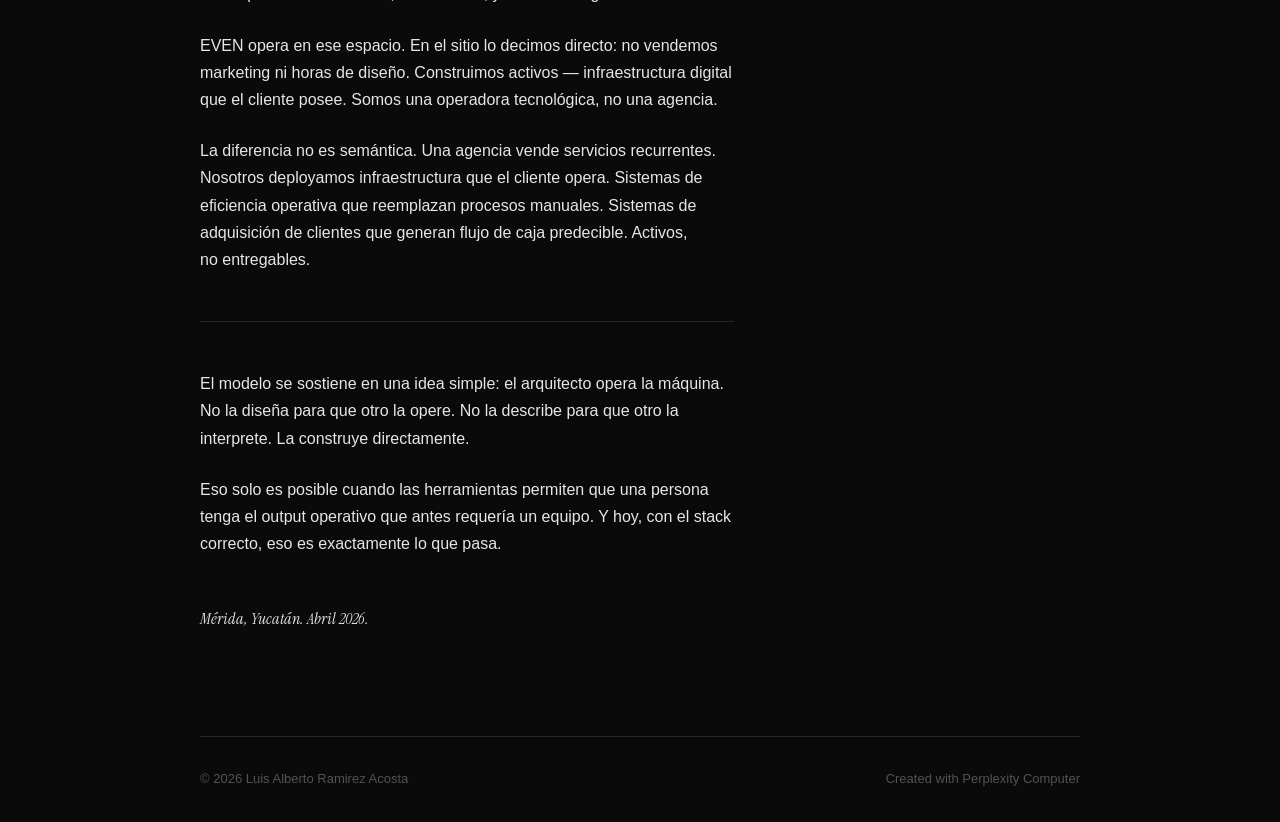
<file: por-que-construimos-diferente.html>
<!DOCTYPE html>
<html lang="es" data-theme="dark">
<head>
<!--
   ______                            __
  / ____/___  ____ ___  ____  __  __/ /____  _____
 / /   / __ \/ __ `__ \/ __ \/ / / / __/ _ \/ ___/
/ /___/ /_/ / / / / / / /_/ / /_/ / /_/  __/ /
\____/\____/_/ /_/ /_/ .___/\__,_/\__/\___/_/
                    /_/
        Created with Perplexity Computer
        https://www.perplexity.ai/computer
-->

<meta name="generator" content="Perplexity Computer">
<meta name="author" content="Luis Alberto Ramirez Acosta">
<meta property="og:see_also" content="https://www.perplexity.ai/computer">
<link rel="author" href="https://www.perplexity.ai/computer">

<meta charset="UTF-8">
<meta name="viewport" content="width=device-width, initial-scale=1.0">
<title>Por Qué Construimos Diferente — Luis Alberto Ramirez Acosta</title>
<meta name="description" content="Los proyectos grandes ya no requieren equipos grandes. La relación entre el arquitecto y la herramienta cambió. Así es como construimos.">

<meta property="og:title" content="Por Qué Construimos Diferente — Luis Alberto Ramirez Acosta">
<meta property="og:description" content="Los proyectos grandes ya no requieren equipos grandes. La relación entre el arquitecto y la herramienta cambió.">
<meta property="og:type" content="article">

<link rel="preconnect" href="https://fonts.googleapis.com">
<link rel="preconnect" href="https://fonts.gstatic.com" crossorigin>
<link href="https://fonts.googleapis.com/css2?family=Instrument+Serif:ital@0;1&display=swap" rel="stylesheet">
<link href="https://api.fontshare.com/v2/css?f[]=satoshi@300,400,500,700&display=swap" rel="stylesheet">

<link rel="icon" href="./vitruvian.svg" type="image/svg+xml">
<link rel="stylesheet" href="./base.css">
<link rel="stylesheet" href="./style.css">
</head>
<body>

  <header class="site-header">
    <div class="header-inner">
      <a href="./index.html" class="back-link">&larr; Back</a>
      <nav class="header-nav">
        <a href="./index.html#thinking">Thinking</a>
        <button class="theme-toggle" data-theme-toggle aria-label="Switch to light mode">
          <svg width="18" height="18" viewBox="0 0 24 24" fill="none" stroke="currentColor" stroke-width="2" stroke-linecap="round" stroke-linejoin="round">
            <circle cx="12" cy="12" r="5"/>
            <path d="M12 1v2M12 21v2M4.22 4.22l1.42 1.42M18.36 18.36l1.42 1.42M1 12h2M21 12h2M4.22 19.78l1.42-1.42M18.36 5.64l1.42-1.42"/>
          </svg>
        </button>
      </nav>
    </div>
  </header>

  <main class="site-wrapper">
    <article class="article">
      <header class="article-header">
        <h1 class="article-title hero-enter">Por Qué Construimos Diferente</h1>
        <p class="article-meta hero-enter hero-enter-delay-1">Abril 2026 &middot; Mérida, Yucatán</p>
      </header>

      <div class="article-body hero-enter hero-enter-delay-2">

        <p>El modelo tradicional funciona así: un dueño de negocio tiene una idea, se la explica a un project manager, el project manager se la traduce a un diseñador, el diseñador produce algo que pasa a un desarrollador, el desarrollador interpreta lo que recibió. Para cuando el producto llega a producción, la idea original perdió fidelidad en cada capa de traducción.</p>

        <p>No es que las personas involucradas sean malas. Es que el modelo tiene fricción estructural. Cada interfaz entre roles es una oportunidad para que la idea se distorsione. Y la coordinación entre esas capas tiene un costo real — en tiempo, en dinero, y en lo que finalmente se entrega.</p>

        <p>EVEN existe porque ese modelo ya no es el único viable.</p>

        <hr>

        <p>Hoy, un operador con el stack correcto de IA puede hacer lo que antes requería un equipo coordinado. No porque la IA reemplace a las personas, sino porque elimina las capas de traducción entre quien decide y quien ejecuta.</p>

        <p>En mi caso, cuando un founder me explica lo que necesita, yo soy quien lo arquitecta y quien lo construye. Claude Code escribe el código. Perplexity alimenta las decisiones de estrategia. n8n conecta las automatizaciones. Pero la visión arquitectónica y la ejecución pasan por el mismo punto. No hay teléfono descompuesto.</p>

        <p>Eso tiene consecuencias concretas. En velocidad: un proyecto con EVEN VELOCITY — sitio web más sistema de CRM y automatización — se entrega en 14 a 21 días. Un proyecto EVEN NATIVE — aplicación completa con React, Next.js, Python y AWS — toma de 8 a 12 semanas. No porque cortemos esquinas, sino porque no hay capas de coordinación consumiendo tiempo.</p>

        <p>En costo: el overhead de coordinación desaparece. No hay project managers traduciendo ideas. No hay ciclos de "revisión-feedback-iteración" que se extienden semanas. El cliente habla con quien construye.</p>

        <p>En fidelidad: lo que el cliente imaginó es lo que recibe. La idea no se diluye pasando por cinco interpretaciones diferentes.</p>

        <hr>

        <p>Hay un espacio real entre el freelancer y la agencia grande que históricamente ha estado mal atendido. El freelancer ofrece velocidad y costo bajo, pero generalmente no tiene la capacidad de entregar infraestructura completa. La agencia grande ofrece capacidad, pero viene con capas de coordinación, costos altos, y timelines largos.</p>

        <p>EVEN opera en ese espacio. En el sitio lo decimos directo: no vendemos marketing ni horas de diseño. Construimos activos — infraestructura digital que el cliente posee. Somos una operadora tecnológica, no una agencia.</p>

        <p>La diferencia no es semántica. Una agencia vende servicios recurrentes. Nosotros deployamos infraestructura que el cliente opera. Sistemas de eficiencia operativa que reemplazan procesos manuales. Sistemas de adquisición de clientes que generan flujo de caja predecible. Activos, no entregables.</p>

        <hr>

        <p>El modelo se sostiene en una idea simple: el arquitecto opera la máquina. No la diseña para que otro la opere. No la describe para que otro la interprete. La construye directamente.</p>

        <p>Eso solo es posible cuando las herramientas permiten que una persona tenga el output operativo que antes requería un equipo. Y hoy, con el stack correcto, eso es exactamente lo que pasa.</p>

        <p class="article-sign">Mérida, Yucatán. Abril 2026.</p>

      </div>
    </article>
  </main>

  <footer class="site-wrapper">
    <div class="site-footer">
      <span class="footer-text">&copy; 2026 Luis Alberto Ramirez Acosta</span>
      <a href="https://www.perplexity.ai/computer" target="_blank" rel="noopener noreferrer" class="footer-text">
        Created with Perplexity Computer
      </a>
    </div>
  </footer>

  <script>
    (function() {
      const toggle = document.querySelector('[data-theme-toggle]');
      const root = document.documentElement;
      let theme = 'dark';
      root.setAttribute('data-theme', theme);
      const sunIcon = '<svg width="18" height="18" viewBox="0 0 24 24" fill="none" stroke="currentColor" stroke-width="2" stroke-linecap="round" stroke-linejoin="round"><circle cx="12" cy="12" r="5"/><path d="M12 1v2M12 21v2M4.22 4.22l1.42 1.42M18.36 18.36l1.42 1.42M1 12h2M21 12h2M4.22 19.78l1.42-1.42M18.36 5.64l1.42-1.42"/></svg>';
      const moonIcon = '<svg width="18" height="18" viewBox="0 0 24 24" fill="none" stroke="currentColor" stroke-width="2" stroke-linecap="round" stroke-linejoin="round"><path d="M21 12.79A9 9 0 1 1 11.21 3 7 7 0 0 0 21 12.79z"/></svg>';
      function updateIcon() {
        if (toggle) {
          toggle.innerHTML = theme === 'dark' ? sunIcon : moonIcon;
          toggle.setAttribute('aria-label', 'Switch to ' + (theme === 'dark' ? 'light' : 'dark') + ' mode');
        }
      }
      updateIcon();
      if (toggle) {
        toggle.addEventListener('click', function() {
          theme = theme === 'dark' ? 'light' : 'dark';
          root.setAttribute('data-theme', theme);
          updateIcon();
        });
      }
    })();
  </script>

</body>
</html>
</file>
<file: base.css>
/* base.css */
*, *::before, *::after { box-sizing: border-box; margin: 0; padding: 0; }

html {
  -moz-text-size-adjust: none;
  -webkit-text-size-adjust: none;
  text-size-adjust: none;
  -webkit-font-smoothing: antialiased;
  -moz-osx-font-smoothing: grayscale;
  text-rendering: optimizeLegibility;
  scroll-behavior: smooth;
  hanging-punctuation: first last;
  scroll-padding-top: var(--space-16);
}

body {
  min-height: 100dvh;
  line-height: 1.6;
  font-family: var(--font-body, sans-serif);
  font-size: var(--text-base);
  color: var(--color-text);
  background-color: var(--color-bg);
}

img, picture, video, canvas, svg { display: block; max-width: 100%; height: auto; }
ul[role="list"], ol[role="list"] { list-style: none; }
input, button, textarea, select { font: inherit; color: inherit; }

h1, h2, h3, h4, h5, h6 { text-wrap: balance; line-height: 1.15; }
p, li, figcaption { text-wrap: pretty; max-width: 72ch; }

::selection {
  background: oklch(from var(--color-primary) l c h / 0.25);
  color: var(--color-text);
}

:focus-visible {
  outline: 2px solid var(--color-primary);
  outline-offset: 3px;
  border-radius: var(--radius-sm);
}

@media (prefers-reduced-motion: reduce) {
  *, *::before, *::after {
    animation-duration: 0.01ms !important;
    animation-iteration-count: 1 !important;
    transition-duration: 0.01ms !important;
    scroll-behavior: auto !important;
  }
}

button { cursor: pointer; background: none; border: none; }
table { border-collapse: collapse; width: 100%; }

a, button, [role="button"], [role="link"], input, textarea, select {
  transition: color var(--transition-interactive),
              background var(--transition-interactive),
              border-color var(--transition-interactive),
              box-shadow var(--transition-interactive);
}

.sr-only {
  position: absolute; width: 1px; height: 1px; padding: 0; margin: -1px;
  overflow: hidden; clip: rect(0, 0, 0, 0); white-space: nowrap; border-width: 0;
}
</file>
<file: style.css>
/* ============================================
   luisracosta.com — Full-Screen Scroll Redesign
   GSAP + Lenis. Pure #FFFFFF / #0A0A0A.
   Full-viewport sections. Zero dividers. Zero shadows.
   ============================================ */

:root {
  --bg:           #FFFFFF;
  --color-bg:     #FFFFFF;
  --surface:      #F5F5F5;
  --card:         #FFFFFF;
  --border:       #E5E5E5;
  --border-hover: #CCCCCC;
  --text:         #0A0A0A;
  --text-2:       #525252;
  --text-muted:   #737373;
  --text-faint:   #A3A3A3;

  --font-display: 'Instrument Serif', Georgia, serif;
  --font-body:    'Satoshi', 'Inter', -apple-system, sans-serif;
  --font-mono:    'DM Mono', 'SF Mono', monospace;

  --ease: cubic-bezier(0.16, 1, 0.3, 1);
}

[data-theme="dark"] {
  --bg:           #0A0A0A;
  --color-bg:     #0A0A0A;
  --surface:      #111111;
  --card:         #161616;
  --border:       #262626;
  --border-hover: #383838;
  --text:         #E8E6E3;
  --text-2:       #A0A0A0;
  --text-muted:   #737373;
  --text-faint:   #525252;
}

@media (prefers-reduced-motion: reduce) {
  *, *::before, *::after {
    animation-duration: 0.01ms !important;
    transition-duration: 0.01ms !important;
  }
}

body {
  background: var(--bg);
  color: var(--text);
  font-family: var(--font-body);
  overflow-x: hidden;
  transition: background 200ms ease, color 200ms ease;
}

a { color: inherit; text-decoration: none; }

/* ============================================
   LAYOUT — Varied content widths
   ============================================ */

.col       { max-width: 560px; margin: 0 auto; padding: 0 24px; width: 100%; }
.col-sm    { max-width: 440px; margin: 0 auto; padding: 0 24px; width: 100%; }
.col-md    { max-width: 520px; margin: 0 auto; padding: 0 24px; width: 100%; }
.col-wide  { max-width: 700px; margin: 0 auto; padding: 0 32px; width: 100%; }
.col-hero  { max-width: 600px; margin: 0 auto; padding: 0 24px; width: 100%; }

/* ============================================
   PRELOADER
   ============================================ */

#preloader {
  position: fixed; inset: 0; background: var(--bg);
  display: flex; align-items: center; justify-content: center;
  z-index: 999; transition: opacity 400ms ease;
}
#preloader.fade-out { opacity: 0; pointer-events: none; }
.preloader-mark { font-family: var(--font-display); font-size: 48px; color: var(--text); }

/* ============================================
   STICKY NAV
   ============================================ */

.site-nav {
  position: fixed; top: 0; left: 0; right: 0; z-index: 100;
  background: rgba(255,255,255,0.85);
  backdrop-filter: blur(16px); -webkit-backdrop-filter: blur(16px);
  border-bottom: 1px solid var(--border);
  transform: translateY(-100%);
  transition: transform 300ms var(--ease);
}
.site-nav.visible { transform: translateY(0); }
[data-theme="dark"] .site-nav { background: rgba(10,10,10,0.85); }

.nav-inner {
  max-width: 700px; margin: 0 auto; padding: 0 32px;
  height: 52px; display: flex; align-items: center; justify-content: space-between; gap: 16px;
}
.nav-name { font-family: var(--font-display); font-size: 15px; color: var(--text); white-space: nowrap; flex-shrink: 0; }
.nav-links { display: flex; align-items: center; gap: 20px; overflow-x: auto; }
.nav-link {
  font-family: var(--font-body); font-size: 13px; font-weight: 500;
  color: var(--text-muted); white-space: nowrap;
  transition: color 180ms ease; padding: 2px 0; border-bottom: 1.5px solid transparent;
}
.nav-link:hover { color: var(--text); }
.nav-link.active { color: var(--text); border-bottom-color: var(--text); }

.theme-toggle {
  width: 36px; height: 36px; border-radius: 8px; border: 1px solid var(--border);
  background: transparent; color: var(--text-muted);
  display: flex; align-items: center; justify-content: center;
  cursor: pointer; flex-shrink: 0; transition: all 180ms var(--ease);
}
.theme-toggle:hover { background: var(--surface); color: var(--text); }
.icon-sun { display: none; }
.icon-moon { display: block; }
[data-theme="dark"] .icon-sun { display: block; }
[data-theme="dark"] .icon-moon { display: none; }

/* ============================================
   FULL-VIEWPORT SECTIONS
   ============================================ */

.section {
  display: flex;
  align-items: center;
  justify-content: center;
  position: relative;
  padding: 100px 0;
}

/* Section labels: inside col, centered on mobile, absolute on desktop */
.section-label {
  display: block;
  font-family: var(--font-mono); font-size: 11px; font-weight: 400;
  letter-spacing: 0.08em; text-transform: uppercase;
  color: var(--text-faint);
  text-align: center;
  margin-bottom: 32px;
}

/* ============================================
   SCROLL PROGRESS INDICATOR
   ============================================ */

.scroll-progress {
  position: fixed; top: 0; right: 0;
  width: 3px; height: 100vh;
  z-index: 90; pointer-events: none;
}
.scroll-progress-fill {
  width: 100%; height: 0%;
  background: var(--text);
  opacity: 0.15;
  transition: height 100ms linear;
}

/* ============================================
   HERO — 100vh, generous spacing
   ============================================ */

.hero {
  min-height: 100vh;
  display: flex; flex-direction: column;
  align-items: center; justify-content: center;
  position: relative; text-align: left;
  padding: 0 24px;
}
.hero > .col-hero { width: 100%; }

.hero-grid {
  position: absolute; inset: 0;
  background-image:
    linear-gradient(var(--border) 1px, transparent 1px),
    linear-gradient(90deg, var(--border) 1px, transparent 1px);
  background-size: 80px 80px;
  opacity: 0.15; pointer-events: none;
}
[data-theme="dark"] .hero-grid { opacity: 0.06; }

.clock {
  font-family: var(--font-mono); font-size: 13px; color: var(--text-faint);
  margin-bottom: 48px; letter-spacing: 0.02em;
}
.name {
  font-family: var(--font-display);
  font-size: clamp(1.6rem, 1rem + 2.5vw, 2.8rem);
  font-weight: 400; color: var(--text);
  margin: 0 0 12px; line-height: 1.15;
}
.tagline {
  font-family: var(--font-body); font-size: 17px; font-weight: 400;
  color: var(--text-muted); margin: 0 0 20px;
}
.location {
  font-family: var(--font-body); font-size: 13px; color: var(--text-faint);
  margin-bottom: 48px;
}
.mono { font-family: var(--font-mono); }

.social-bar { display: flex; gap: 6px; margin-bottom: 28px; }
.social-icon {
  width: 40px; height: 40px; border-radius: 10px;
  display: flex; align-items: center; justify-content: center;
  color: var(--text-muted);
  transition: background 180ms var(--ease), color 180ms var(--ease), transform 180ms var(--ease);
}
.social-icon:hover { background: var(--surface); color: var(--text); transform: scale(1.05); }
[data-theme="dark"] .social-icon:hover { background: #1A1A18; }

.action-row { display: flex; align-items: center; gap: 14px; }
.btn {
  font-family: var(--font-body); font-size: 14px; font-weight: 500;
  padding: 10px 20px; border-radius: 10px;
  border: 1px solid var(--border); cursor: pointer;
  display: inline-flex; align-items: center; gap: 8px;
  transition: all 180ms var(--ease);
}
.btn-primary { background: var(--text); color: var(--bg); border-color: var(--text); }
.btn-primary:hover { opacity: 0.85; }
.btn-secondary { background: transparent; color: var(--text); }
.btn-secondary:hover { background: var(--surface); border-color: var(--border-hover); }
.action-divider { font-size: 13px; color: var(--text-faint); }

.scroll-indicator {
  position: absolute; bottom: 40px; left: 50%; transform: translateX(-50%);
  color: var(--text-faint); animation: scrollPulse 2s ease-in-out infinite;
}
@keyframes scrollPulse {
  0%, 100% { opacity: 0.3; transform: translateX(-50%) translateY(0); }
  50% { opacity: 0.7; transform: translateX(-50%) translateY(6px); }
}

/* ============================================
   ABOUT — intimate reading width
   ============================================ */

.about-text p {
  font-family: var(--font-body); font-size: 16px; line-height: 1.8;
  color: var(--text); margin: 0 0 20px;
}
.about-text p:last-child { margin-bottom: 0; }
.about-cta {
  font-weight: 500; color: var(--text);
  border-top: 1px solid var(--border);
  padding-top: 20px; margin-top: 28px;
}
.about-text a { border-bottom: 1px solid var(--border-hover); transition: border-color 180ms ease; }
.about-text a:hover { border-color: var(--text); }

/* ============================================
   SETUP — wide showcase
   ============================================ */

/* Setup section: content-driven height, not forced 100vh */
.section-setup { min-height: auto; align-items: flex-start; padding: 100px 0 80px; }

.setup-intro {
  font-family: var(--font-mono); font-size: 13px; color: var(--text-faint);
  margin: 0 0 56px;
}

/* Hardware showcase */
.hw-showcase { margin-bottom: 80px; display: grid; grid-template-columns: 1fr; gap: 32px; }
.hw-image { display: flex; justify-content: center; }
.hw-image img { width: 100%; max-width: 480px; height: auto; transition: transform 300ms var(--ease); }
.hw-image:hover img { transform: scale(1.02); }

.hw-name { font-family: var(--font-display); font-size: 28px; font-weight: 400; color: var(--text); margin-bottom: 8px; }
.hw-tagline { font-family: var(--font-body); font-size: 15px; color: var(--text-muted); margin-bottom: 24px; }

.hw-specs { display: flex; flex-direction: column; gap: 8px; }
.spec-row {
  display: flex; align-items: baseline;
  font-family: var(--font-mono); font-size: 13px; color: var(--text-2); line-height: 1.6;
}
.spec-key { white-space: nowrap; flex-shrink: 0; }
.spec-dots { flex: 1; border-bottom: 1px dotted var(--border); margin: 0 10px; min-width: 20px; position: relative; top: -3px; }
.spec-val { white-space: nowrap; flex-shrink: 0; text-align: right; }
.spec-highlight { color: var(--text); font-weight: 500; }

.subsection-label {
  font-family: var(--font-mono); font-size: 11px; font-weight: 400;
  letter-spacing: 0.08em; text-transform: uppercase;
  color: var(--text-faint); margin-bottom: 16px; margin-top: 8px;
}

/* Card base */
.card {
  background: var(--card); border: 1px solid var(--border);
  border-radius: 16px; box-shadow: none;
  transition: background 180ms var(--ease), border-color 180ms var(--ease), transform 180ms var(--ease);
}
.card:hover { border-color: var(--border-hover); transform: translateY(-3px); }
[data-theme="dark"] .card:hover { background: #1A1A18; }

/* AI Primary cards */
.ai-primary-grid { display: grid; grid-template-columns: 1fr; gap: 12px; margin-bottom: 48px; }
.ai-card { padding: 22px 24px; display: flex; align-items: flex-start; gap: 16px; }
.ai-card-primary { padding: 28px; }
.ai-body { flex: 1; min-width: 0; }
.ai-name { font-family: var(--font-body); font-size: 15px; font-weight: 500; color: var(--text); }
.ai-role { font-family: var(--font-mono); font-size: 11px; color: var(--text-faint); margin-bottom: 6px; }
.ai-desc { font-family: var(--font-body); font-size: 13px; line-height: 1.5; color: var(--text-muted); }

/* Logo icons */
.logo-icon {
  flex-shrink: 0;
  filter: grayscale(1) contrast(0.8); opacity: 0.7;
  transition: filter 180ms var(--ease), opacity 180ms var(--ease);
}
.card:hover .logo-icon, .logo-card:hover .logo-icon { filter: grayscale(0); opacity: 1; }
.logo-32 { width: 24px; height: 24px; }
[data-theme="dark"] .logo-icon { filter: grayscale(1) contrast(0.8) invert(1); }
[data-theme="dark"] .card:hover .logo-icon, [data-theme="dark"] .logo-card:hover .logo-icon { filter: grayscale(0) invert(1); opacity: 1; }

/* Logo grids */
.logo-grid { display: grid; gap: 10px; margin-bottom: 36px; }
.logo-grid-4 { grid-template-columns: repeat(4, 1fr); }
.logo-card {
  display: flex; flex-direction: row; align-items: center; justify-content: flex-start;
  gap: 10px; padding: 14px 16px;
}
.logo-name {
  font-family: var(--font-body); font-size: 13px; font-weight: 500;
  color: var(--text-muted); transition: color 180ms var(--ease);
}
.logo-card:hover .logo-name { color: var(--text); }

/* ============================================
   TRAYECTORIA
   ============================================ */

.section-trayectoria { min-height: auto; align-items: flex-start; padding: 100px 0 80px; }

.timeline {
  display: flex;
  flex-direction: column;
  gap: 0;
}
.timeline-entry {
  padding: 28px 0;
  border-bottom: 1px solid var(--border);
}
.timeline-entry:first-child {
  border-top: 1px solid var(--border);
}
.timeline-period {
  font-family: var(--font-mono);
  font-size: 12px;
  color: var(--text-faint);
  letter-spacing: 0.04em;
  margin-bottom: 8px;
}
.timeline-title {
  font-family: var(--font-display);
  font-size: 20px;
  font-weight: 400;
  color: var(--text);
  margin-bottom: 8px;
}
.timeline-desc {
  font-family: var(--font-body);
  font-size: 14px;
  line-height: 1.7;
  color: var(--text-muted);
  margin: 0;
}

/* ============================================
   WORK
   ============================================ */

.work-cards { display: flex; flex-direction: column; gap: 12px; }
.work-card { display: block; padding: 28px; }
.work-role {
  font-family: var(--font-mono); font-size: 11px; color: var(--text-faint);
  text-transform: uppercase; letter-spacing: 0.06em; margin-bottom: 6px;
}
.work-title { font-family: var(--font-display); font-size: 20px; color: var(--text); margin-bottom: 8px; }
.work-desc { font-family: var(--font-body); font-size: 14px; line-height: 1.6; color: var(--text-muted); margin-bottom: 12px; }
.work-indicator { font-family: var(--font-mono); font-size: 12px; color: var(--text-faint); transition: color 180ms ease; }
.work-card:hover .work-indicator { color: var(--text-muted); }

/* ============================================
   WRITING
   ============================================ */

.writing-note { font-family: var(--font-body); font-size: 13px; color: var(--text-faint); font-style: italic; margin-bottom: 28px; }
.article-list { list-style: none; padding: 0; margin: 0; }
.article-item { border-bottom: 1px solid var(--border); }
.article-item:first-child { border-top: 1px solid var(--border); }
.article-link {
  display: flex; justify-content: space-between; align-items: baseline;
  padding: 18px 0; gap: 16px; transition: padding-left 180ms var(--ease);
}
.article-link:hover { padding-left: 8px; }
.article-link:hover .article-title { border-bottom-color: var(--text); }
.article-title {
  font-family: var(--font-body); font-size: 15px; font-weight: 400; color: var(--text);
  border-bottom: 1px solid transparent; transition: border-color 180ms ease;
}
.article-date { font-family: var(--font-mono); font-size: 12px; color: var(--text-faint); white-space: nowrap; flex-shrink: 0; }

/* ============================================
   NEWSLETTER — compact centered
   ============================================ */

.newsletter-heading {
  font-family: var(--font-display); font-size: 28px; font-weight: 400;
  color: var(--text); margin: 0 0 12px;
}
.newsletter-sub {
  font-family: var(--font-body); font-size: 15px; color: var(--text-muted);
  line-height: 1.6; margin: 0 0 28px;
}
.form-row { display: flex; gap: 10px; }
.email-input {
  flex: 1; font-family: var(--font-body); font-size: 14px;
  padding: 10px 16px; border: 1px solid var(--border);
  border-radius: 10px; background: var(--card); color: var(--text);
  outline: none; transition: border-color 180ms ease;
}
.email-input:focus { border-color: var(--text-muted); }
.email-input::placeholder { color: var(--text-faint); }
.newsletter-success { font-family: var(--font-body); font-size: 14px; color: var(--text-muted); margin-top: 12px; }

/* ============================================
   FOOTER — compact, no border, generous space
   ============================================ */

.footer { padding: 64px 0 40px; }
.footer-inner {
  display: flex; justify-content: space-between; align-items: flex-start; gap: 24px;
}
.footer-left p { font-family: var(--font-body); font-size: 13px; color: var(--text-muted); margin: 0 0 4px; }
.footer-cheeky { font-family: var(--font-mono); font-size: 12px; color: var(--text-faint); margin-top: 12px; }
.footer-links { display: flex; gap: 16px; }
.footer-links a { font-family: var(--font-body); font-size: 13px; color: var(--text-faint); transition: color 180ms ease; }
.footer-links a:hover { color: var(--text); }

/* ============================================
   GSAP ANIMATION INITIAL STATES
   ============================================ */

.hero-anim { opacity: 0; transform: translateY(30px); }

/* About: fade up */
#about [data-animate] { opacity: 0; transform: translateY(24px); }

/* Setup hardware: scale + fade */
.hw-image[data-animate] { opacity: 0; transform: scale(0.95) translateY(30px); }
.hw-name[data-animate], .hw-tagline[data-animate], .hw-specs[data-animate] { opacity: 0; transform: translateX(20px); }
.setup-intro[data-animate] { opacity: 0; transform: translateY(20px); }

/* Trayectoria: fade up */
#trayectoria .writing-note[data-animate] { opacity: 0; transform: translateY(20px); }
.timeline-entry[data-animate] { opacity: 0; transform: translateY(20px); }

/* Setup grids: pop in */
.logo-card[data-animate], .ai-card[data-animate] { opacity: 0; transform: translateY(20px) scale(0.97); }
.subsection-label[data-animate] { opacity: 0; transform: translateY(12px); }

/* Work: slide up with slight rotation */
.work-card[data-animate] { opacity: 0; transform: translateY(30px) rotate(0.5deg); }

/* Writing: slide from left */
#writing .article-item[data-animate] { opacity: 0; transform: translateX(-20px); }
#writing .writing-note[data-animate] { opacity: 0; transform: translateX(-10px); }

/* Newsletter: simple fade up */
#newsletter [data-animate] { opacity: 0; transform: translateY(20px); }

/* ============================================
   ARTICLE PAGE COMPAT
   ============================================ */

.site-wrapper { max-width: 960px; margin: 0 auto; padding: 0 24px; }
@media (min-width: 768px) { .site-wrapper { padding: 0 40px; } }
.site-header { position: sticky; top: 0; z-index: 50; background: var(--bg); backdrop-filter: blur(16px); border-bottom: 1px solid var(--border); }
.header-inner { display: flex; align-items: center; justify-content: space-between; height: 56px; max-width: 960px; margin: 0 auto; padding: 0 24px; }
@media (min-width: 768px) { .header-inner { padding: 0 40px; } }
.header-nav { display: flex; align-items: center; gap: 24px; }
.header-nav a { font-size: 14px; color: var(--text-muted); transition: color 180ms ease; }
.header-nav a:hover { color: var(--text); }
.article { padding: 120px 0 80px; }
.article-header { margin-bottom: 48px; }
.article-header .article-title { font-family: var(--font-display); font-size: clamp(2rem, 1.2rem + 2.5vw, 3.5rem); font-weight: 400; line-height: 1.1; letter-spacing: -0.02em; color: var(--text); margin-bottom: 16px; border-bottom: none; }
.article-meta { font-family: var(--font-body); font-size: 13px; color: var(--text-faint); }
.article-body { max-width: 60ch; }
.article-body p { font-size: 16px; line-height: 1.7; color: var(--text); margin-bottom: 24px; }
.article-body hr { border: none; border-top: 1px solid var(--border); margin: 48px 0; }
.article-body h2 { font-family: var(--font-display); font-size: clamp(1.5rem, 1.2rem + 1.25vw, 2.25rem); font-weight: 400; line-height: 1.2; color: var(--text); margin-bottom: 24px; }
.article-sign { font-family: var(--font-display); font-style: italic; font-size: 14px; color: var(--text-muted); margin-top: 48px; }
.table-wrapper { overflow-x: auto; margin: 32px 0; }
.article-body table { width: 100%; border-collapse: collapse; font-size: 14px; line-height: 1.5; }
.article-body thead th { text-align: left; font-weight: 500; color: var(--text); padding: 12px 16px; border-bottom: 2px solid var(--border); white-space: nowrap; }
.article-body tbody td { padding: 12px 16px; border-bottom: 1px solid var(--border); color: var(--text-muted); vertical-align: top; }
.article-body tbody tr:last-child td { border-bottom: none; }
.article-body tbody td:first-child { color: var(--text); font-weight: 500; white-space: nowrap; }
.back-link { font-size: 14px; color: var(--text-muted); transition: color 180ms ease; }
.back-link:hover { color: var(--text); }
.site-footer { border-top: 1px solid var(--border); padding: 32px 0; display: flex; align-items: center; justify-content: space-between; flex-wrap: wrap; gap: 16px; }
.footer-text { font-size: 13px; color: var(--text-faint); }

/* ============================================
   HAMBURGER NAV (mobile)
   ============================================ */

.nav-right-group {
  display: flex; align-items: center; gap: 8px; flex-shrink: 0;
}

.nav-hamburger {
  display: none; /* Hidden on desktop */
  width: 44px; height: 44px; border-radius: 8px;
  border: 1px solid var(--border); background: transparent;
  color: var(--text-muted); cursor: pointer;
  align-items: center; justify-content: center;
  transition: all 180ms var(--ease); flex-shrink: 0;
}
.nav-hamburger:hover { background: var(--surface); color: var(--text); }

/* Mobile nav panel */
.nav-panel {
  display: none;
  position: fixed; top: 52px; left: 0; right: 0;
  background: var(--bg); border-bottom: 1px solid var(--border);
  padding: 8px 20px 16px; z-index: 99;
  flex-direction: column; gap: 0;
}
.nav-panel .nav-link {
  display: flex; align-items: center;
  height: 48px; /* 44px min touch target + padding */
  font-size: 15px; font-weight: 500;
  color: var(--text-muted); border-bottom: 1px solid var(--border);
  padding: 0; width: 100%;
}
.nav-panel .nav-link:last-child { border-bottom: none; }
.nav-panel .nav-link:hover, .nav-panel .nav-link.active { color: var(--text); }

.site-nav.nav-open .nav-panel { display: flex; }

/* ============================================
   RESPONSIVE — Tablet (769-1024px)
   ============================================ */

@media (min-width: 769px) and (max-width: 1024px) {
  .logo-grid-4 { grid-template-columns: repeat(3, 1fr); }
}

@media (min-width: 1025px) {
  .ai-primary-grid { grid-template-columns: repeat(2, 1fr); }

  /* Desktop: labels float to the left of content */
  .section-label {
    position: absolute;
    top: 84px; left: 32px;
    text-align: left;
    margin-bottom: 0;
    opacity: 0; transform: translateX(-10px);
    transition: opacity 500ms ease, transform 500ms ease;
  }
  .section.visible .section-label {
    opacity: 1; transform: translateX(0);
  }
}

/* ============================================
   RESPONSIVE — Mobile (max 768px)
   ============================================ */

@media (max-width: 768px) {
  /* Layout: free scroll — no forced heights, generous padding */
  .col, .col-sm, .col-md, .col-wide, .col-hero { padding: 0 20px; }
  .section {
    min-height: auto;
    padding: 64px 0;
  }

  .section-setup { padding: 64px 0; }
  .section-trayectoria { padding: 64px 0; }

  /* Hero: keep full height for impact */
  .hero {
    min-height: 100svh; min-height: 100vh;
    padding: 0 20px;
    text-align: center; align-items: center;
  }
  .hero .col-hero { display: flex; flex-direction: column; align-items: center; }
  .clock { margin-bottom: 24px; }
  .name { font-size: 1.4rem; }
  .tagline { font-size: 15px; margin-bottom: 14px; }
  .location { margin-bottom: 28px; }
  .social-bar { margin-bottom: 20px; justify-content: center; }

  /* Section labels: already centered in base styles, just tweak size */
  .section-label { font-size: 12px; }

  /* Subsection labels: centered */
  .subsection-label { text-align: center; }
  .setup-intro { text-align: center; }

  /* Hardware: center everything */
  .hw-info { text-align: center; }
  .hw-name { text-align: center; }
  .hw-tagline { text-align: center; }
  .hw-specs { align-items: center; max-width: 320px; margin: 0 auto; }

  /* Nav: hamburger on mobile */
  .nav-links { display: none; }
  .nav-hamburger { display: flex; }
  .nav-inner { padding: 0 16px; }

  /* Touch targets: 44px minimum */
  .social-icon { width: 44px; height: 44px; }
  .btn { padding: 12px 20px; }
  .theme-toggle { width: 44px; height: 44px; }
  .email-input { padding: 14px 16px; }

  /* Grids */
  .logo-grid-4 { grid-template-columns: repeat(2, 1fr); }
  .logo-name { font-size: 12px; }

  /* Hardware */
  .hw-showcase { gap: 20px; margin-bottom: 56px; }
  .hw-image img { max-width: 320px; }
  .hw-name { font-size: 22px; }

  /* Spec text: allow wrapping */
  .spec-row { font-size: 12px; }
  .spec-val { white-space: normal; text-align: right; }

  /* Cards */
  .ai-primary-grid { margin-bottom: 36px; }
  .ai-card-primary { padding: 20px; }

  /* Work: center on mobile */
  .work-card { text-align: center; }
  .work-role { text-align: center; }
  .work-indicator { text-align: center; display: block; }

  /* Newsletter: center on mobile */
  .newsletter-heading { font-size: 24px; text-align: center; }
  .newsletter-sub { text-align: center; }
  .form-row { flex-direction: column; }

  /* Writing: center the note */
  .writing-note { text-align: center; }

  /* About CTA: center */
  .about-cta { text-align: center; }

  /* Footer */
  .footer-inner { flex-direction: column; gap: 20px; align-items: center; text-align: center; }
  .footer-links { justify-content: center; }
  .action-row { flex-wrap: wrap; justify-content: center; }

  /* Scroll progress: hide on mobile */
  .scroll-progress { display: none; }

  /* Scroll indicator: lower on mobile */
  .scroll-indicator { bottom: 24px; }
}

/* ============================================
   RESPONSIVE — Small phones (max 480px)
   ============================================ */

@media (max-width: 480px) {
  .col, .col-sm, .col-md, .col-wide, .col-hero { padding: 0 16px; }
  .name { font-size: 1.3rem; }
  .hw-image img { max-width: 260px; }
  .hw-specs { max-width: 280px; }

  /* Stack action buttons vertically */
  .action-row { flex-direction: column; align-items: center; gap: 10px; width: 100%; }
  .action-divider { display: none; }
  .btn { width: 100%; justify-content: center; }
}
</file>
